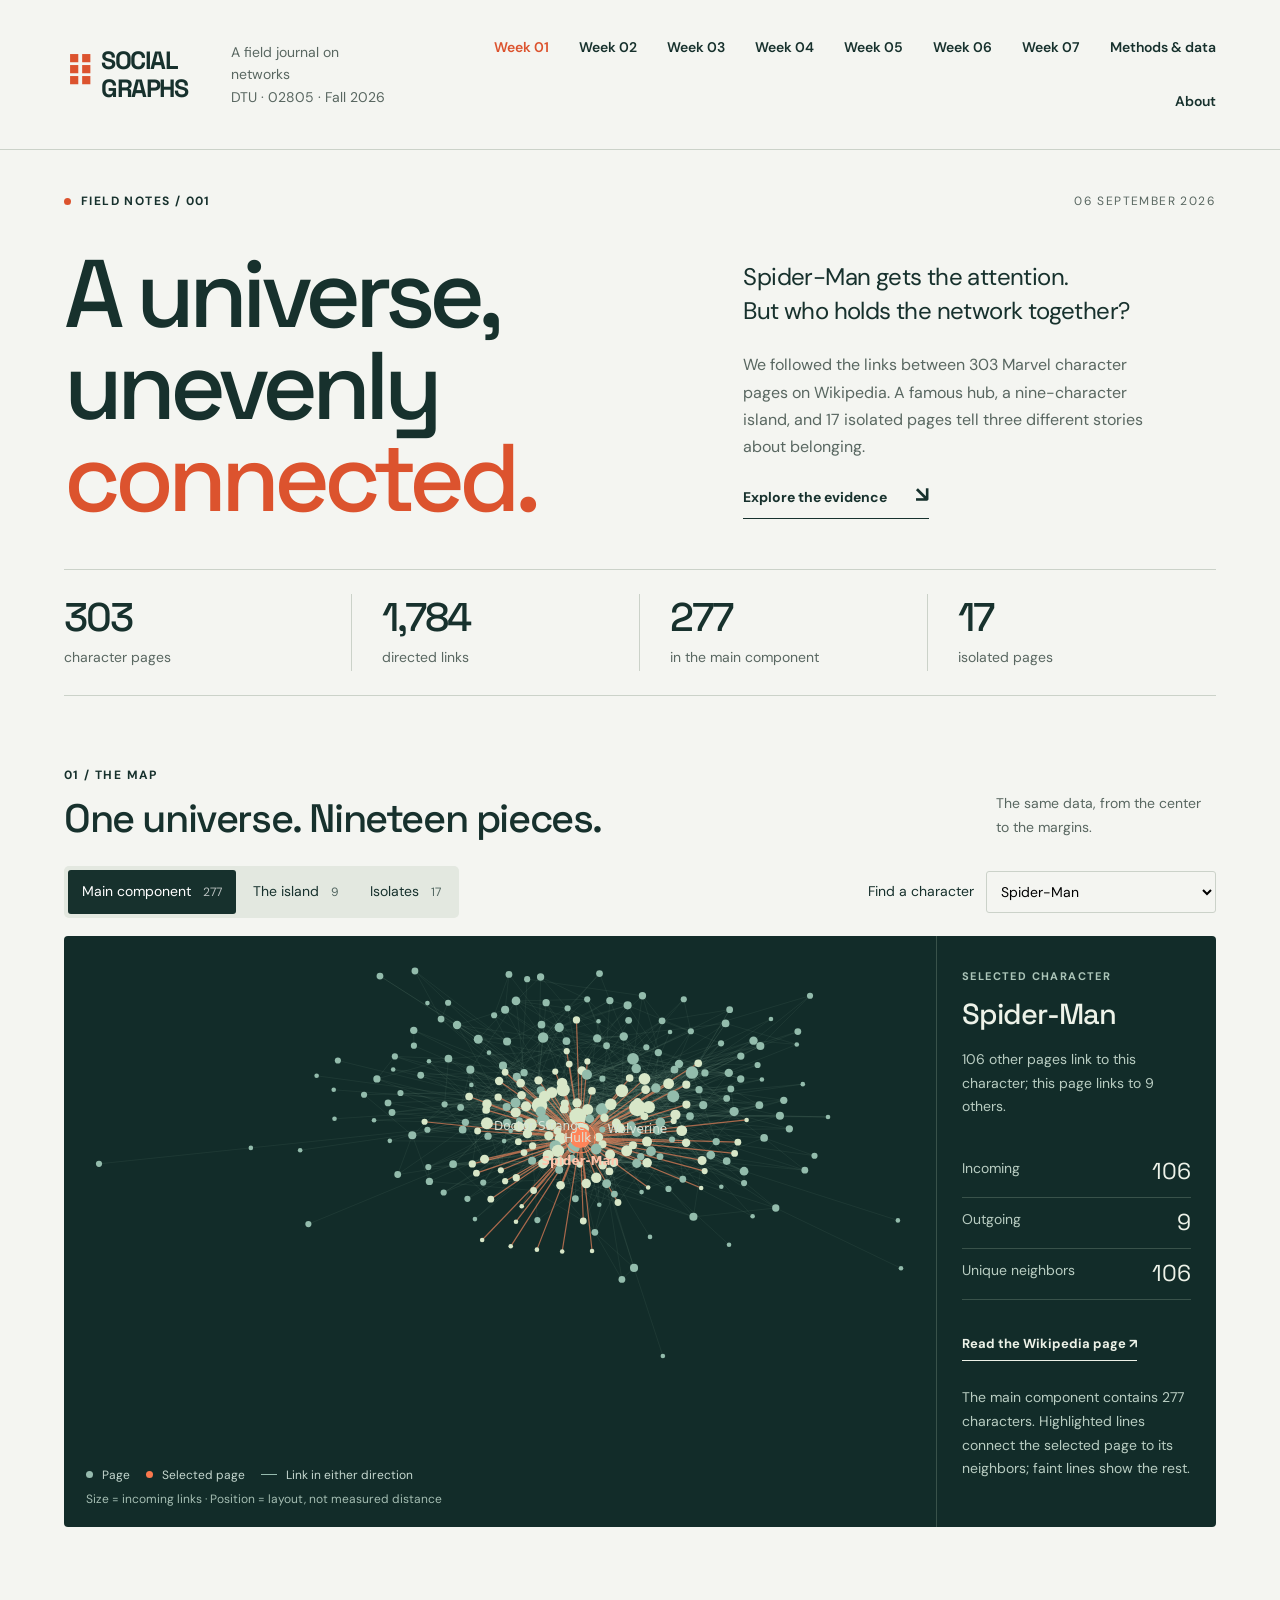
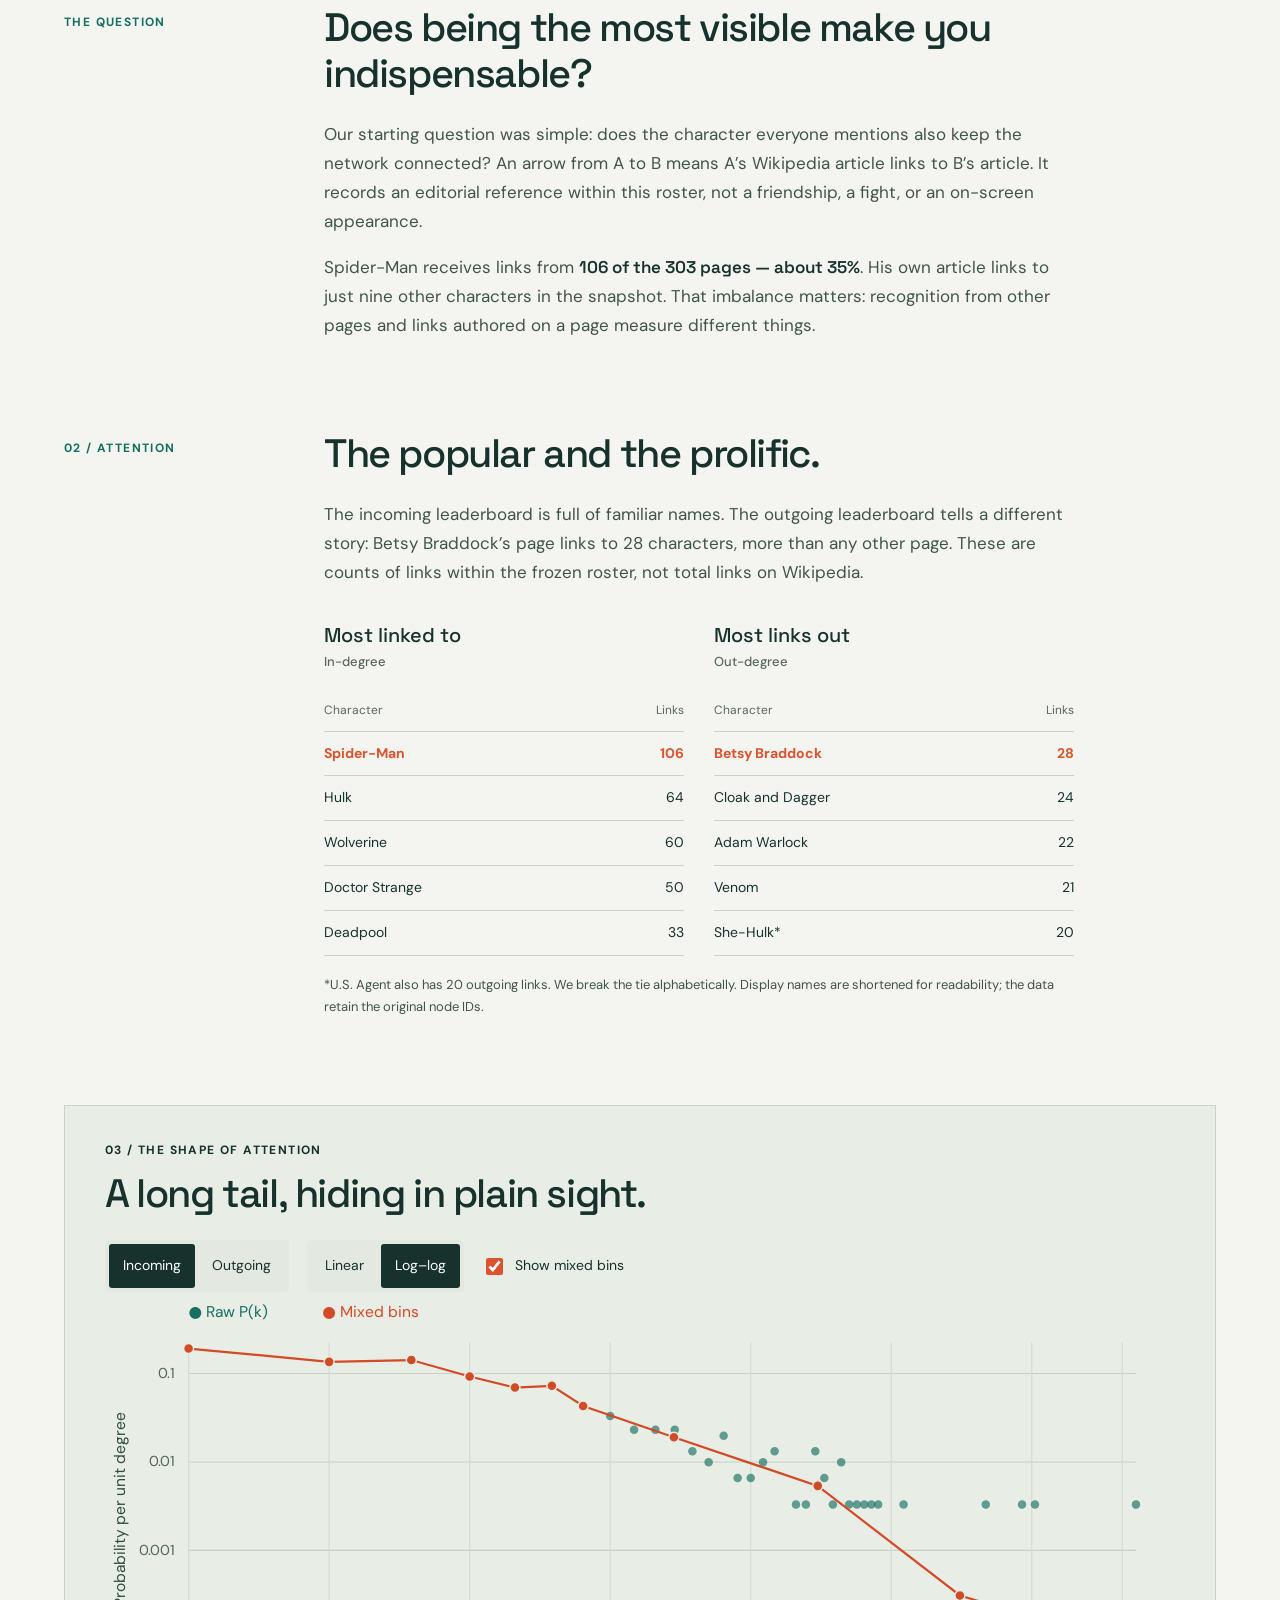
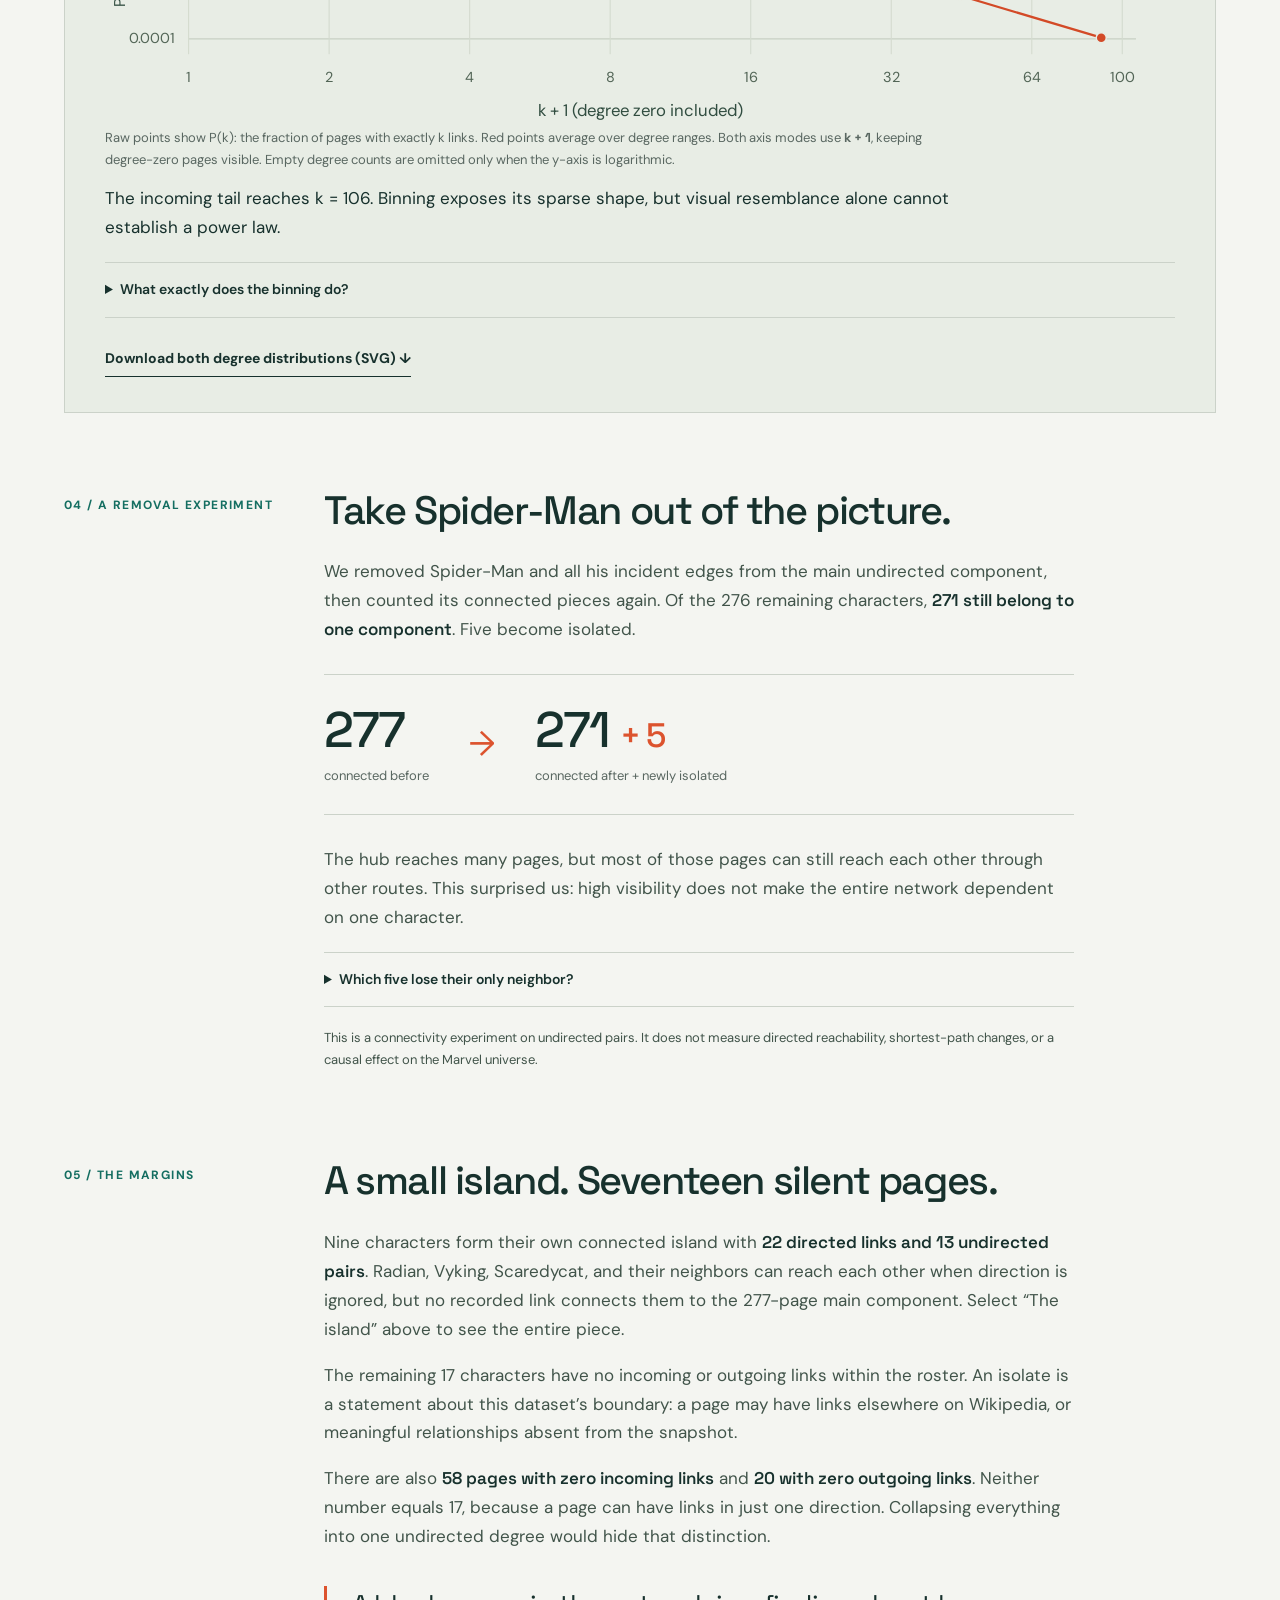
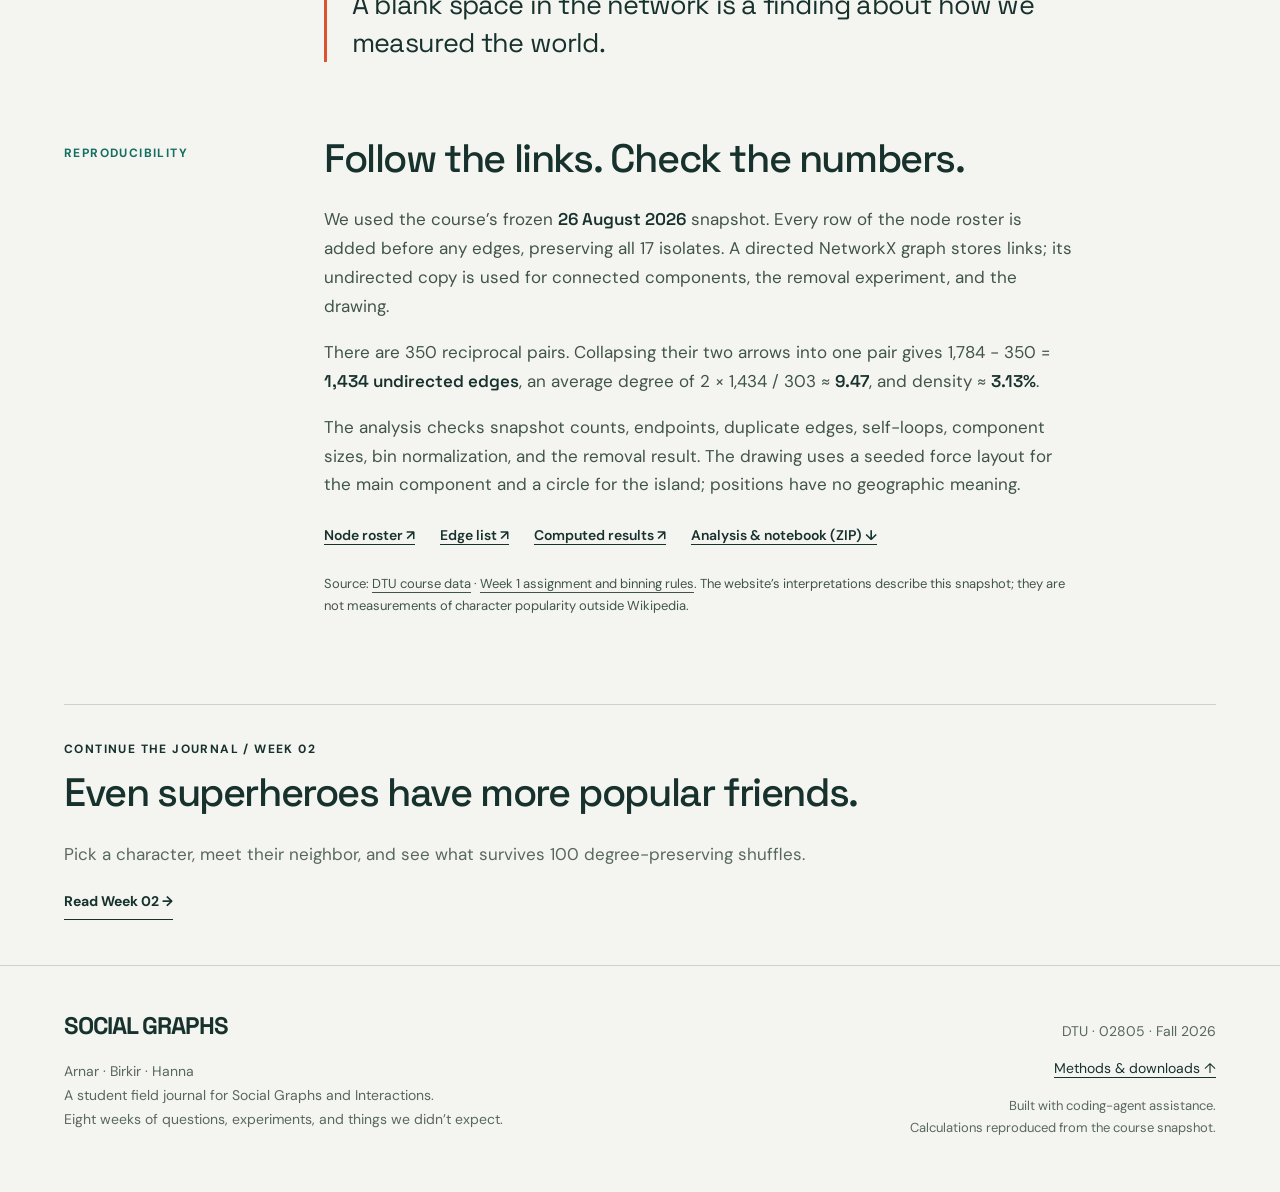
<file: site/index.html>
<!doctype html>
<html lang="en">
<head>
  <meta charset="utf-8">
  <meta name="viewport" content="width=device-width,initial-scale=1">
  <meta name="theme-color" content="#122c29">
  <meta name="description" content="A student field journal on networks. Week 1: what 303 Marvel Wikipedia pages reveal about visibility, hubs, and disconnected islands.">
  <title>Social Graphs — A universe, unevenly connected</title>
  <link rel="icon" href="assets/favicon.svg" type="image/svg+xml">
  <link rel="stylesheet" href="style.css">
  <script src="app.js" defer></script>
</head>
<body>
<a class="skip" href="#post">Skip to article</a>
<header class="masthead">
  <a class="wordmark" href="./" aria-label="Social Graphs home"><span class="brand-icon" aria-hidden="true">⠿</span> SOCIAL<br><span class="wordmark-bottom">GRAPHS</span></a>
  <div class="masthead-caption">A field journal on networks<br>DTU · 02805 · Fall 2026</div>
  <nav aria-label="Main navigation"><a href="#post" aria-current="page">Week 01</a><a href="weeks/week2.html">Week 02</a><a href="weeks/week3.html">Week 03</a><a href="weeks/week4.html">Week 04</a><a href="weeks/week5.html">Week 05</a><a href="weeks/week6.html">Week 06</a><a href="weeks/week7.html">Week 07</a><a href="#methods">Methods & data</a><a href="#about">About</a></nav>
</header>
<main id="post">
  <section class="intro">
    <div class="eyebrow"><span class="status-dot"></span> FIELD NOTES / 001 <span>06 SEPTEMBER 2026</span></div>
    <div class="intro-grid">
      <h1>A universe,<br>unevenly<br><em>connected.</em></h1>
      <div class="intro-copy"><p class="lede">Spider-Man gets the attention.<br>But who holds the network together?</p><p>We followed the links between 303 Marvel character pages on Wikipedia. A famous hub, a nine-character island, and 17 isolated pages tell three different stories about belonging.</p><a class="text-link" href="#network">Explore the evidence <span aria-hidden="true">↘</span></a></div>
    </div>
    <div class="metrics" aria-label="Snapshot statistics">
      <div><strong>303</strong><span>character pages</span></div><div><strong>1,784</strong><span>directed links</span></div><div><strong>277</strong><span>in the main component</span></div><div><strong>17</strong><span>isolated pages</span></div>
    </div>
  </section>

  <section id="network" class="network-section">
    <div class="section-top"><div><p class="eyebrow">01 / THE MAP</p><h2>One universe. Nineteen pieces.</h2></div><p>The same data, from the center to the margins.</p></div>
    <div class="map-toolbar">
      <div class="segmented" role="group" aria-label="Network component"><button data-view="main" aria-pressed="true">Main component <span>277</span></button><button data-view="island" aria-pressed="false">The island <span>9</span></button><button data-view="isolate" aria-pressed="false">Isolates <span>17</span></button></div>
      <div class="search-wrap"><label for="character">Find a character</label><select id="character"><option value="">Choose a character…</option></select></div>
    </div>
    <div class="map-layout">
      <div class="canvas-wrap"><canvas id="network-map" role="img" aria-label="Network drawing. Use the character selector to inspect node degrees and neighbors."></canvas><div class="map-legend"><span class="legend-dot"></span> Page <span class="legend-dot accent"></span> Selected page <span class="legend-line"></span> Link in either direction</div><p class="map-note">Size = incoming links · Position = layout, not measured distance</p></div>
      <aside class="node-panel" aria-live="polite"><p class="eyebrow" id="panel-kicker">SELECTED CHARACTER</p><h3 id="node-name">Spider-Man</h3><p id="node-summary">Loading the frozen snapshot…</p><dl class="node-stats"><div><dt>Incoming</dt><dd id="node-in">106</dd></div><div><dt>Outgoing</dt><dd id="node-out">9</dd></div><div><dt>Unique neighbors</dt><dd id="node-degree">106</dd></div></dl><a id="wiki-link" class="text-link" href="https://en.wikipedia.org/wiki/Spider-Man" target="_blank" rel="noopener">Read the Wikipedia page ↗</a><p id="component-note" class="small">Click a node or choose a character to inspect it. Links are collapsed to pairs in this drawing; the counts retain their direction.</p></aside>
    </div>
    <p id="load-error" role="alert" hidden></p>
    <noscript><p>Enable JavaScript for the interactive map. The article, tables, and downloadable figure below contain the key results.</p></noscript>
  </section>

  <article class="story">
    <section class="story-section"><div class="margin-label">THE QUESTION</div><div class="story-body"><h2>Does being the most visible make you indispensable?</h2><p>Our starting question was simple: does the character everyone mentions also keep the network connected? An arrow from A to B means A’s Wikipedia article links to B’s article. It records an editorial reference within this roster, not a friendship, a fight, or an on-screen appearance.</p><p>Spider-Man receives links from <strong>106 of the 303 pages — about 35%</strong>. His own article links to just nine other characters in the snapshot. That imbalance matters: recognition from other pages and links authored on a page measure different things.</p></div></section>

    <section class="story-section"><div class="margin-label">02 / ATTENTION</div><div class="story-body"><h2>The popular and the prolific.</h2><p>The incoming leaderboard is full of familiar names. The outgoing leaderboard tells a different story: Betsy Braddock’s page links to 28 characters, more than any other page. These are counts of links within the frozen roster, not total links on Wikipedia.</p>
    <div class="leaderboards"><div><h3>Most linked to <span>In-degree</span></h3><table><caption class="sr-only">Top five by in-degree</caption><thead><tr><th scope="col">Character</th><th scope="col">Links</th></tr></thead><tbody><tr><td>Spider-Man</td><td>106</td></tr><tr><td>Hulk</td><td>64</td></tr><tr><td>Wolverine</td><td>60</td></tr><tr><td>Doctor Strange</td><td>50</td></tr><tr><td>Deadpool</td><td>33</td></tr></tbody></table></div><div><h3>Most links out <span>Out-degree</span></h3><table><caption class="sr-only">Top five by out-degree, alphabetical tie-break</caption><thead><tr><th scope="col">Character</th><th scope="col">Links</th></tr></thead><tbody><tr><td>Betsy Braddock</td><td>28</td></tr><tr><td>Cloak and Dagger</td><td>24</td></tr><tr><td>Adam Warlock</td><td>22</td></tr><tr><td>Venom</td><td>21</td></tr><tr><td>She-Hulk*</td><td>20</td></tr></tbody></table></div></div><p class="small">*U.S. Agent also has 20 outgoing links. We break the tie alphabetically. Display names are shortened for readability; the data retain the original node IDs.</p>
    </div></section>

    <section class="distribution-section" id="distributions"><div class="section-top"><div><p class="eyebrow">03 / THE SHAPE OF ATTENTION</p><h2>A long tail, hiding in plain sight.</h2></div></div><div class="chart-controls"><div class="segmented" role="group" aria-label="Degree direction"><button data-degree="in" aria-pressed="true">Incoming</button><button data-degree="out" aria-pressed="false">Outgoing</button></div><div class="segmented" role="group" aria-label="Chart axes"><button data-scale="linear" aria-pressed="false">Linear</button><button data-scale="log" aria-pressed="true">Log–log</button></div><label class="checkbox"><input id="binning" type="checkbox" checked> Show mixed bins</label></div><div id="degree-chart" class="degree-chart"></div><p class="figure-caption">Raw points show P(k): the fraction of pages with exactly k links. Red points average over degree ranges. Both axis modes use <strong>k + 1</strong>, keeping degree-zero pages visible. Empty degree counts are omitted only when the y-axis is logarithmic.</p><p class="chart-reading" id="chart-reading" aria-live="polite"></p><details><summary>What exactly does the binning do?</summary><p>In u = k + 1, bins have width 1 from u = 1 to 7, followed by [8,16), [16,32), [32,64), and [64,128). The count is divided by 303 and by the bin width. The point for [a,b) sits at √(a × (b − 1)), the geometric midpoint of its first and last included integers. Width-1 points coincide exactly with the raw probabilities; assertions check this in the analysis.</p><p>A straighter binned tail is a useful visual clue, not a fitted power law. There are only 303 observations, and other heavy-tailed distributions can look similar. We do not estimate an exponent from this plot.</p></details>
    <a class="text-link" href="assets/week1-degrees.svg" download>Download both degree distributions (SVG) ↓</a>
    <noscript><img src="assets/week1-degrees.svg" alt="In-degree and out-degree distributions on log–log axes, with raw and mixed-binned values." width="1200" height="480"></noscript></section>

    <section class="story-section"><div class="margin-label">04 / A REMOVAL EXPERIMENT</div><div class="story-body"><h2>Take Spider-Man out of the picture.</h2><p>We removed Spider-Man and all his incident edges from the main undirected component, then counted its connected pieces again. Of the 276 remaining characters, <strong>271 still belong to one component</strong>. Five become isolated.</p><div class="experiment"><div><strong>277</strong><span>connected before</span></div><span class="experiment-arrow" aria-hidden="true">→</span><div><strong>271 <small>+ 5</small></strong><span>connected after + newly isolated</span></div></div><p>The hub reaches many pages, but most of those pages can still reach each other through other routes. This surprised us: high visibility does not make the entire network dependent on one character.</p><details><summary>Which five lose their only neighbor?</summary><ul id="stranded-list"><li>Loading from the analysis…</li></ul></details><p class="small">This is a connectivity experiment on undirected pairs. It does not measure directed reachability, shortest-path changes, or a causal effect on the Marvel universe.</p></div></section>

    <section class="story-section"><div class="margin-label">05 / THE MARGINS</div><div class="story-body"><h2>A small island. Seventeen silent pages.</h2><p>Nine characters form their own connected island with <strong>22 directed links and 13 undirected pairs</strong>. Radian, Vyking, Scaredycat, and their neighbors can reach each other when direction is ignored, but no recorded link connects them to the 277-page main component. Select “The island” above to see the entire piece.</p><p>The remaining 17 characters have no incoming or outgoing links within the roster. An isolate is a statement about this dataset’s boundary: a page may have links elsewhere on Wikipedia, or meaningful relationships absent from the snapshot.</p><p>There are also <strong>58 pages with zero incoming links</strong> and <strong>20 with zero outgoing links</strong>. Neither number equals 17, because a page can have links in just one direction. Collapsing everything into one undirected degree would hide that distinction.</p><blockquote>A blank space in the network is a finding about how we measured the world.</blockquote></div></section>

    <section class="story-section" id="methods"><div class="margin-label">REPRODUCIBILITY</div><div class="story-body"><h2>Follow the links. Check the numbers.</h2><p>We used the course’s frozen <strong>26 August 2026</strong> snapshot. Every row of the node roster is added before any edges, preserving all 17 isolates. A directed NetworkX graph stores links; its undirected copy is used for connected components, the removal experiment, and the drawing.</p><p>There are 350 reciprocal pairs. Collapsing their two arrows into one pair gives 1,784 − 350 = <strong>1,434 undirected edges</strong>, an average degree of 2 × 1,434 / 303 ≈ <strong>9.47</strong>, and density ≈ <strong>3.13%</strong>.</p><p>The analysis checks snapshot counts, endpoints, duplicate edges, self-loops, component sizes, bin normalization, and the removal result. The drawing uses a seeded force layout for the main component and a circle for the island; positions have no geographic meaning.</p><div class="resource-links"><a href="data/week1_nodes.tsv" download>Node roster ↗</a><a href="data/week1_edges.tsv" download>Edge list ↗</a><a href="data/week1.json" download>Computed results ↗</a><a href="downloads/week1-analysis.zip" download>Analysis & notebook (ZIP) ↓</a></div><p class="small">Source: <a href="https://sunelehmann.com/socialgraphs2026-web/data/">DTU course data</a> · <a href="https://sunelehmann.com/socialgraphs2026-web/weeks/week1.html">Week 1 assignment and binning rules</a>. The website’s interpretations describe this snapshot; they are not measurements of character popularity outside Wikipedia.</p></div></section>
  </article>
  <section class="next-post"><p class="eyebrow">CONTINUE THE JOURNAL / WEEK 02</p><h2>Even superheroes have more popular friends.</h2><p>Pick a character, meet their neighbor, and see what survives 100 degree-preserving shuffles.</p><a class="text-link" href="weeks/week2.html">Read Week 02 →</a></section>
</main>
<footer id="about"><div><a class="footer-brand" href="./">SOCIAL GRAPHS</a><p>Arnar · Birkir · Hanna<br>A student field journal for Social Graphs and Interactions.<br>Eight weeks of questions, experiments, and things we didn’t expect.</p></div><div><p>DTU · 02805 · Fall 2026</p><a href="#methods">Methods & downloads ↑</a><p class="small">Built with coding-agent assistance.<br>Calculations reproduced from the course snapshot.</p></div></footer>
</body>
</html>
</file>
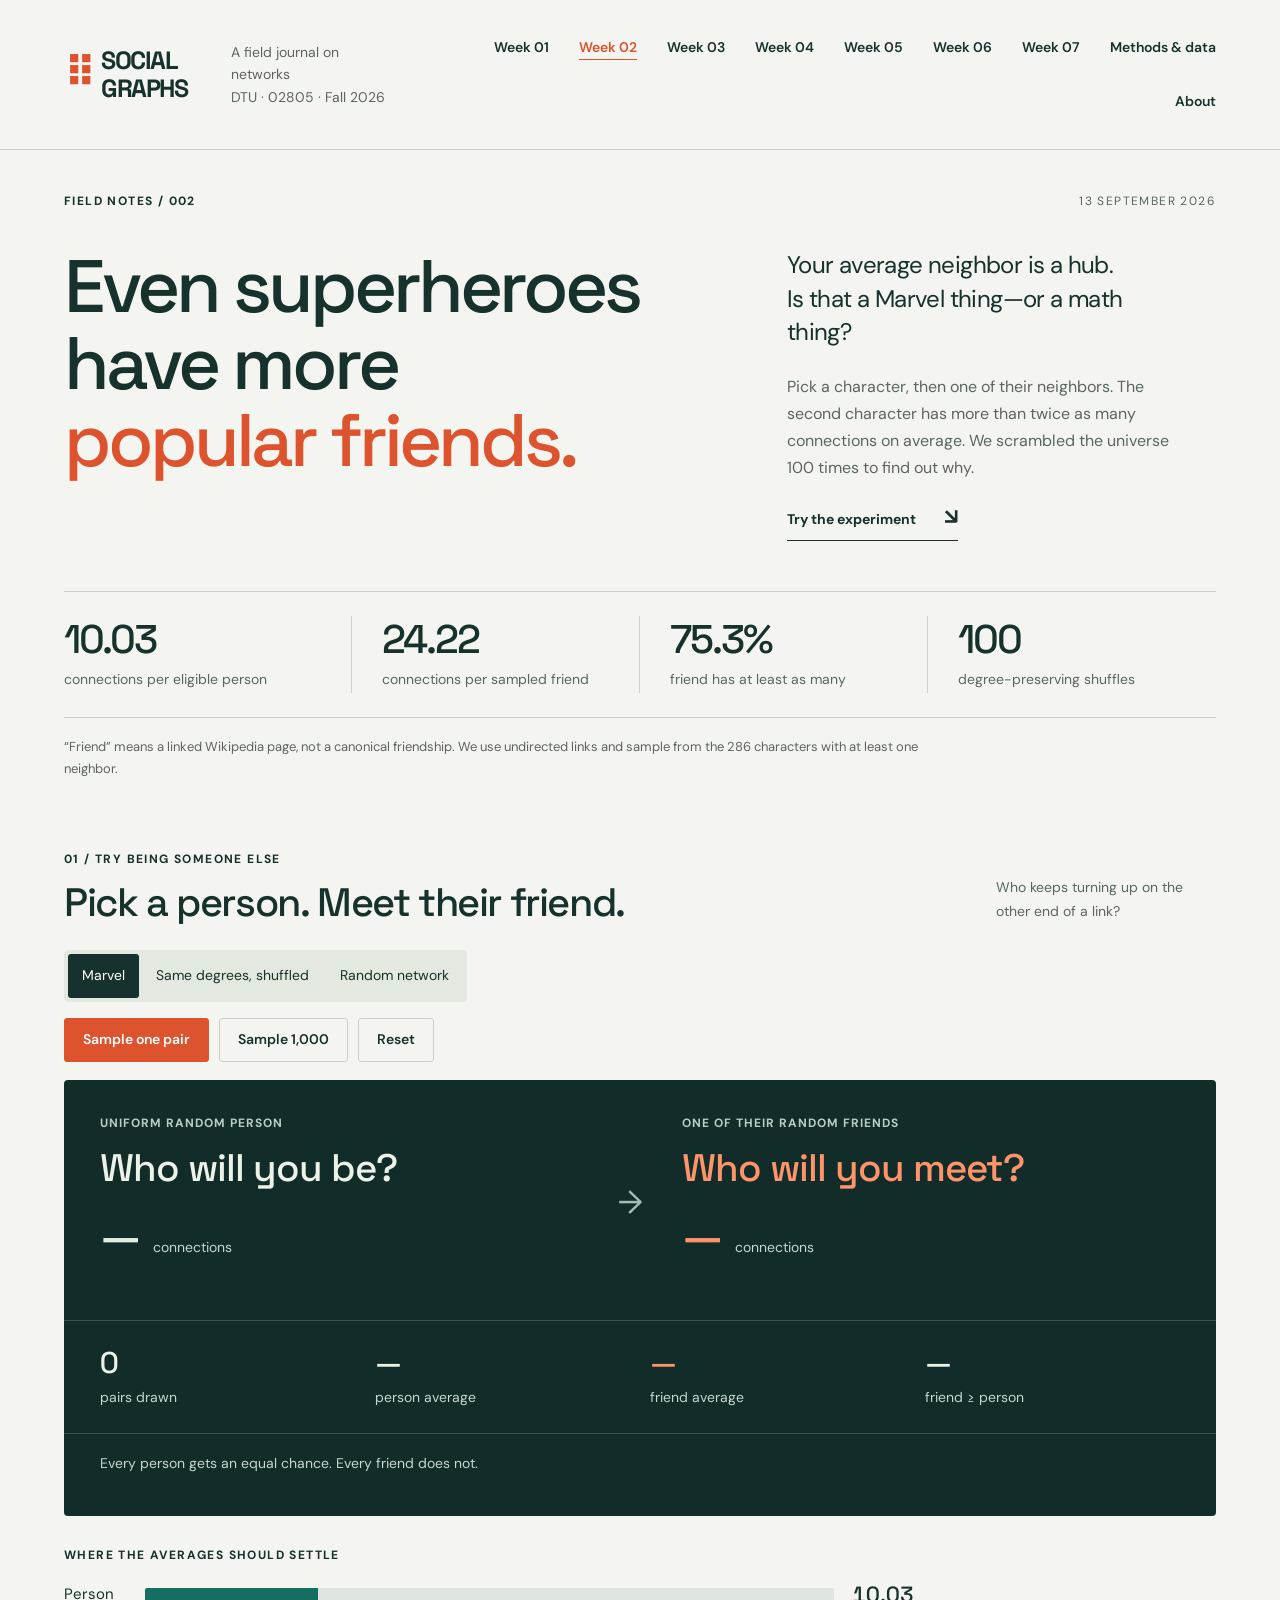
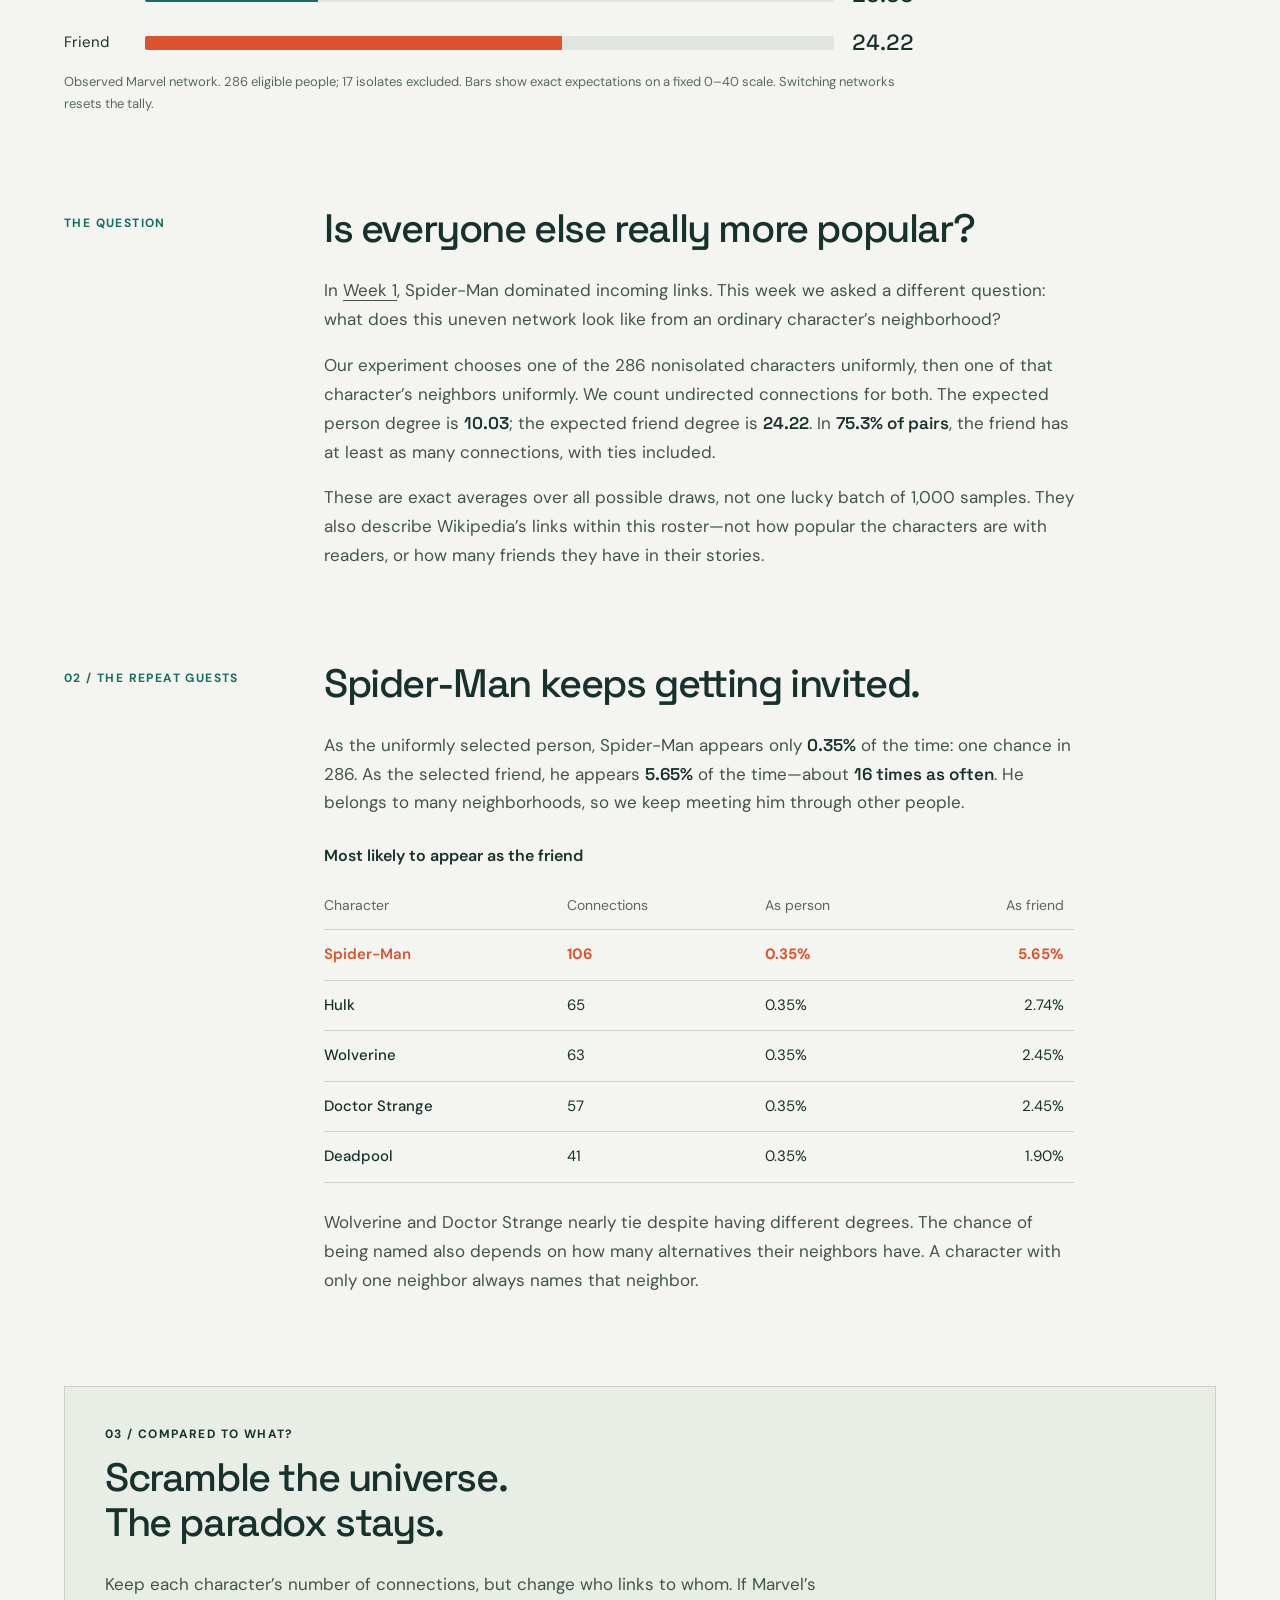
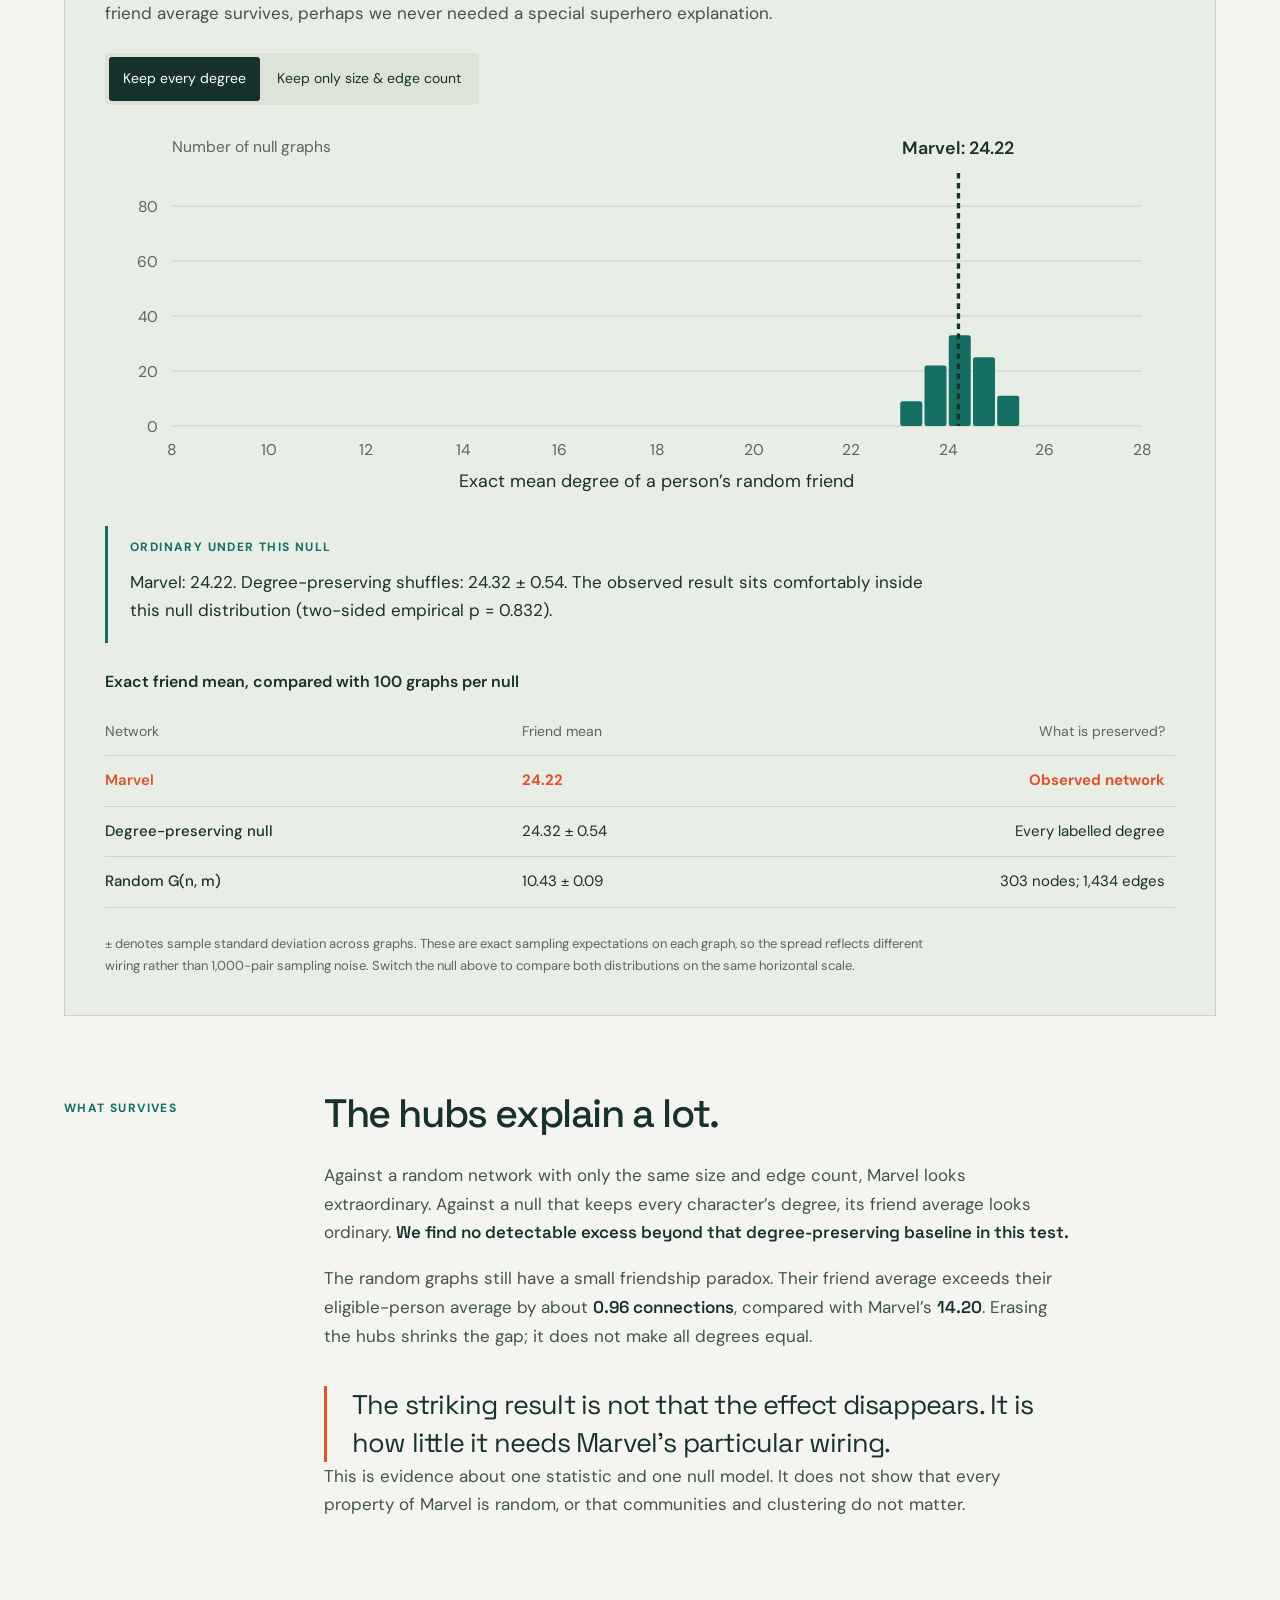
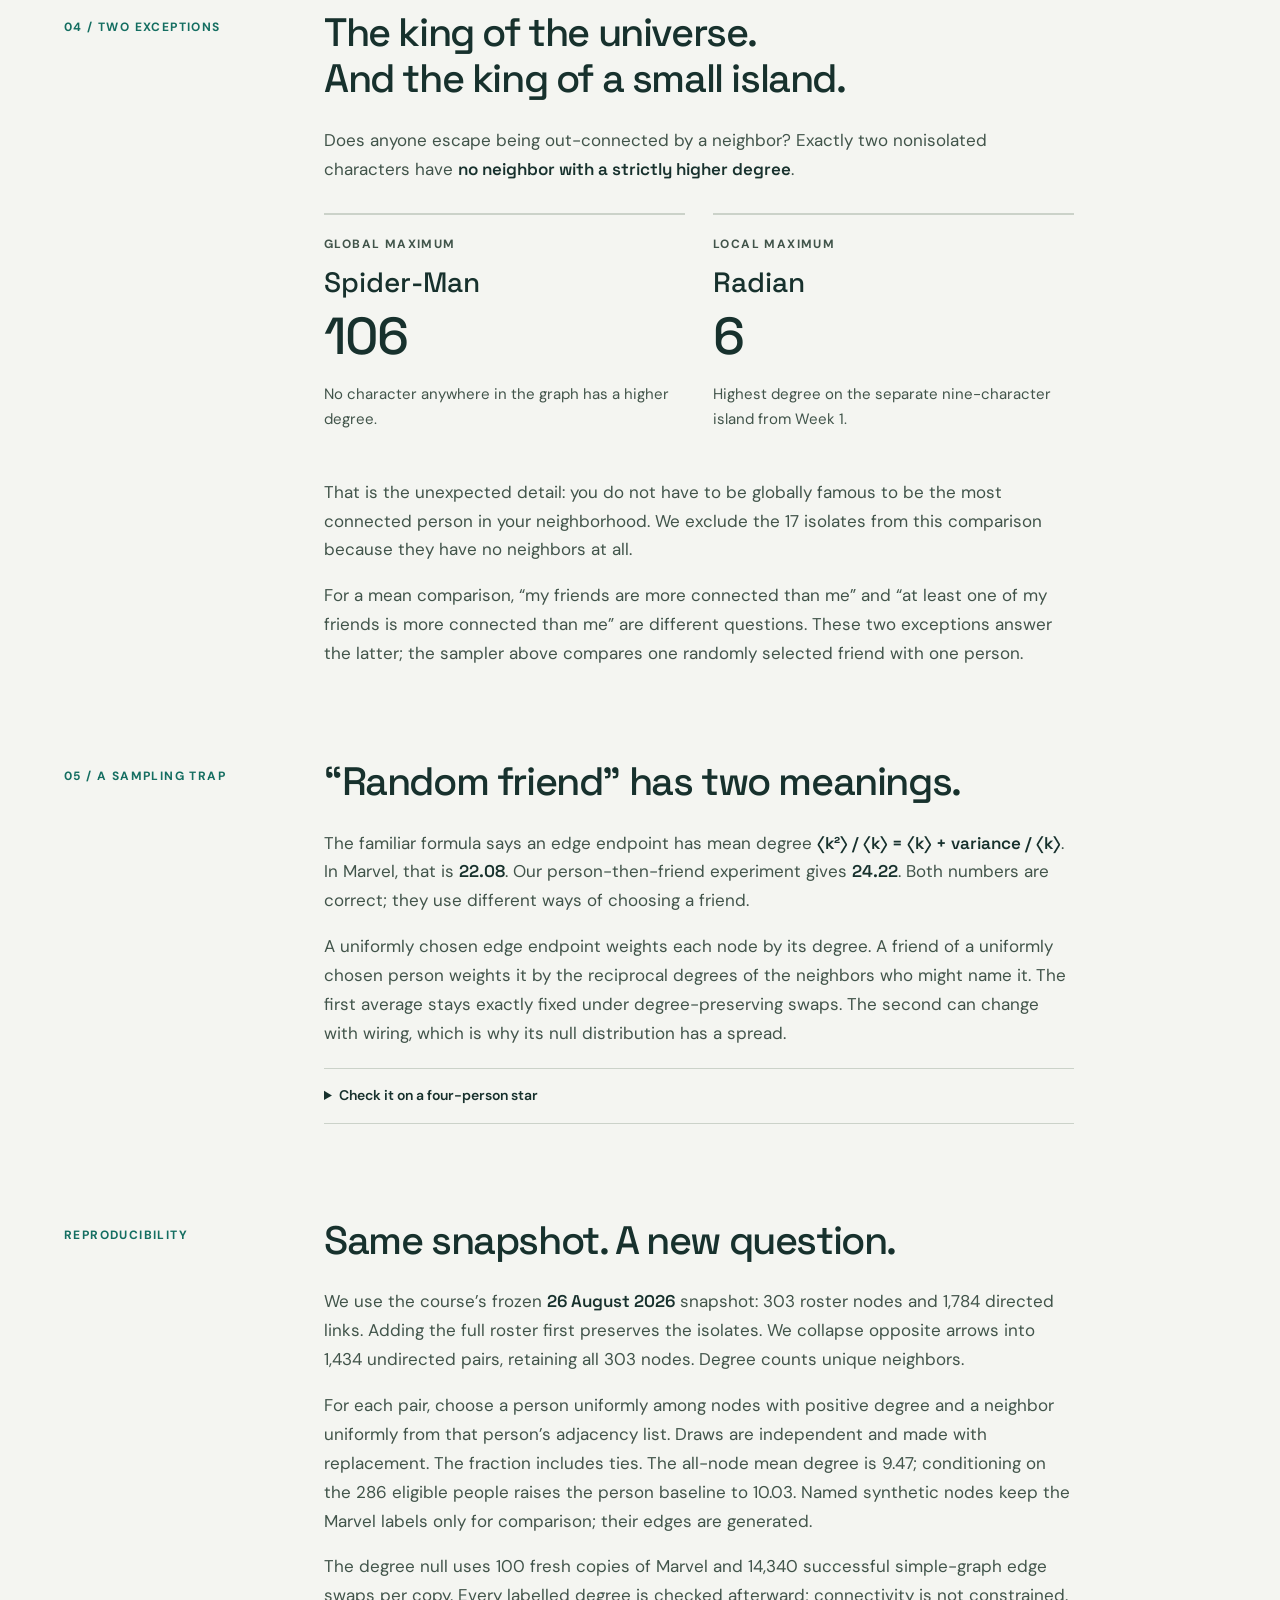
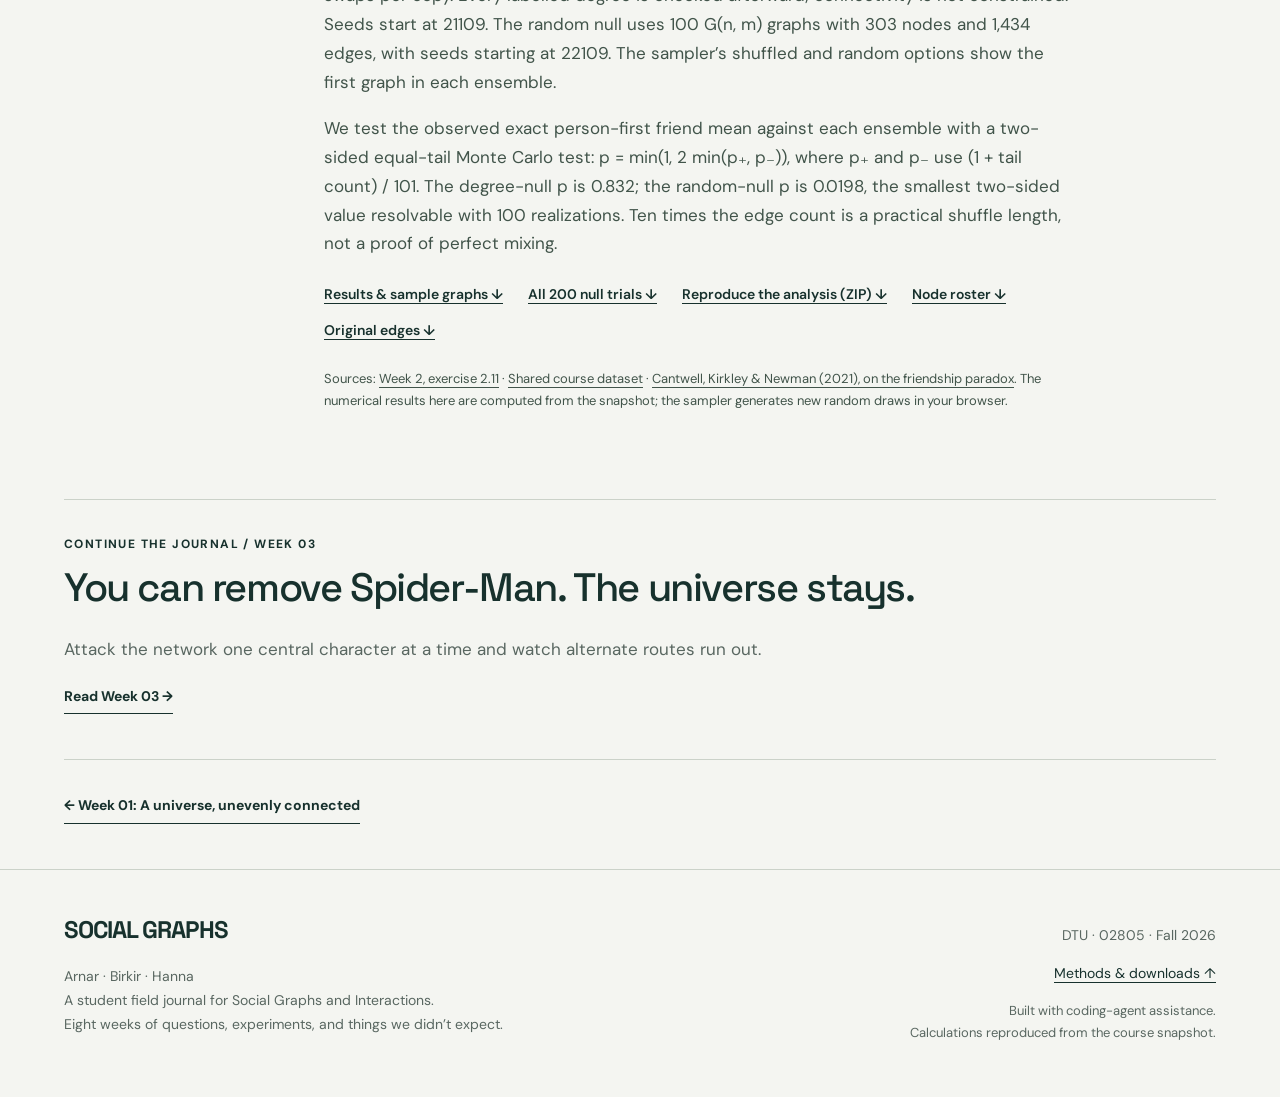
<file: site/weeks/week2.html>
<!doctype html>
<html lang="en">
<head>
  <meta charset="utf-8">
  <meta name="viewport" content="width=device-width,initial-scale=1">
  <meta name="theme-color" content="#122c29">
  <meta name="description" content="Even superheroes have more popular friends. A Marvel network experiment on the friendship paradox, the hubs behind it, and what survives 100 degree-preserving shuffles.">
  <title>Even superheroes have more popular friends — Social Graphs, Week 2</title>
  <link rel="icon" href="../assets/favicon.svg" type="image/svg+xml">
  <link rel="stylesheet" href="../style.css">
  <link rel="stylesheet" href="../week2.css">
  <script src="../week2-core.js" defer></script>
  <script src="../week2.js" defer></script>
</head>
<body class="week2">
<a class="skip" href="#post">Skip to article</a>
<header class="masthead">
  <a class="wordmark" href="../" aria-label="Social Graphs home"><span class="brand-icon" aria-hidden="true">⠿</span> SOCIAL<br><span class="wordmark-bottom">GRAPHS</span></a>
  <div class="masthead-caption">A field journal on networks<br>DTU · 02805 · Fall 2026</div>
  <nav aria-label="Main navigation"><a href="../#post">Week 01</a><a href="week2.html" aria-current="page">Week 02</a><a href="week3.html">Week 03</a><a href="week4.html">Week 04</a><a href="week5.html">Week 05</a><a href="week6.html">Week 06</a><a href="week7.html">Week 07</a><a href="#methods">Methods & data</a><a href="#about">About</a></nav>
</header>
<main id="post">
  <section class="intro">
    <div class="eyebrow">FIELD NOTES / 002 <span>13 SEPTEMBER 2026</span></div>
    <div class="intro-grid">
      <h1>Even superheroes<br>have more<br><em>popular friends.</em></h1>
      <div class="intro-copy"><p class="lede">Your average neighbor is a hub.<br>Is that a Marvel thing—or a math thing?</p><p>Pick a character, then one of their neighbors. The second character has more than twice as many connections on average. We scrambled the universe 100 times to find out why.</p><a class="text-link" href="#experiment">Try the experiment <span aria-hidden="true">↘</span></a></div>
    </div>
    <div class="metrics" aria-label="Exact expectations on the observed network">
      <div><strong>10.03</strong><span>connections per eligible person</span></div><div><strong>24.22</strong><span>connections per sampled friend</span></div><div><strong>75.3%</strong><span>friend has at least as many</span></div><div><strong>100</strong><span>degree-preserving shuffles</span></div>
    </div>
    <p class="small">“Friend” means a linked Wikipedia page, not a canonical friendship. We use undirected links and sample from the 286 characters with at least one neighbor.</p>
  </section>

  <section id="experiment" class="network-section">
    <div class="section-top"><div><p class="eyebrow">01 / TRY BEING SOMEONE ELSE</p><h2>Pick a person. Meet their friend.</h2></div><p>Who keeps turning up on the other end of a link?</p></div>
    <div class="map-toolbar">
      <div class="segmented" role="group" aria-label="Network to sample"><button data-model="real" aria-pressed="true" disabled>Marvel</button><button data-model="shuffle" aria-pressed="false" disabled>Same degrees, shuffled</button><button data-model="random" aria-pressed="false" disabled>Random network</button></div>
      <div class="sample-actions"><button id="sample-one" class="primary-button" disabled>Sample one pair</button><button id="sample-many" class="plain-button" disabled>Sample 1,000</button><button id="reset-samples" class="plain-button" disabled>Reset</button></div>
    </div>
    <div class="sampling-stage">
      <div class="pair-display" aria-live="polite" aria-atomic="true">
        <div class="pair-person"><p class="eyebrow">UNIFORM RANDOM PERSON</p><h3 id="person-name">Who will you be?</h3><p><strong id="person-degree">—</strong><span>connections</span></p></div>
        <span class="pair-link" aria-hidden="true">→</span>
        <div class="pair-friend"><p class="eyebrow">ONE OF THEIR RANDOM FRIENDS</p><h3 id="friend-name">Who will you meet?</h3><p><strong id="friend-degree">—</strong><span>connections</span></p></div>
      </div>
      <div class="sample-tally" aria-live="polite" aria-atomic="true"><div><strong id="sample-count">0</strong><span>pairs drawn</span></div><div><strong id="sample-person">—</strong><span>person average</span></div><div><strong id="sample-friend">—</strong><span>friend average</span></div><div><strong id="sample-fraction">—</strong><span>friend ≥ person</span></div></div>
      <p id="sample-verdict" class="sample-verdict">Every person gets an equal chance. Every friend does not.</p>
    </div>
    <div class="expected-comparison"><p class="eyebrow">WHERE THE AVERAGES SHOULD SETTLE</p><div class="mean-row"><span>Person</span><div class="mean-track"><div id="person-bar" style="width:25.07%"></div></div><strong id="expected-person">10.03</strong></div><div class="mean-row friend-row"><span>Friend</span><div class="mean-track"><div id="friend-bar" style="width:60.56%"></div></div><strong id="expected-friend">24.22</strong></div><p class="figure-caption" id="model-note">Exact expectations for Marvel. Seventeen isolated pages cannot supply a friend, so they are excluded from person draws. Samples fluctuate around these values.</p></div>
    <p id="week2-error" role="alert" hidden></p>
    <noscript><p>The sampler needs JavaScript. All exact results, the null comparison, and downloadable data remain available in the article below.</p></noscript>
  </section>

  <article class="story">
    <section class="story-section"><div class="margin-label">THE QUESTION</div><div class="story-body"><h2>Is everyone else really more popular?</h2><p>In <a href="../">Week 1</a>, Spider-Man dominated incoming links. This week we asked a different question: what does this uneven network look like from an ordinary character’s neighborhood?</p><p>Our experiment chooses one of the 286 nonisolated characters uniformly, then one of that character’s neighbors uniformly. We count undirected connections for both. The expected person degree is <strong>10.03</strong>; the expected friend degree is <strong>24.22</strong>. In <strong>75.3% of pairs</strong>, the friend has at least as many connections, with ties included.</p><p>These are exact averages over all possible draws, not one lucky batch of 1,000 samples. They also describe Wikipedia’s links within this roster—not how popular the characters are with readers, or how many friends they have in their stories.</p></div></section>

    <section class="story-section"><div class="margin-label">02 / THE REPEAT GUESTS</div><div class="story-body"><h2>Spider-Man keeps getting invited.</h2><p>As the uniformly selected person, Spider-Man appears only <strong>0.35%</strong> of the time: one chance in 286. As the selected friend, he appears <strong>5.65%</strong> of the time—about <strong>16 times as often</strong>. He belongs to many neighborhoods, so we keep meeting him through other people.</p>
      <div class="table-wrap"><table><caption>Most likely to appear as the friend</caption><thead><tr><th scope="col">Character</th><th scope="col">Connections</th><th scope="col">As person</th><th scope="col">As friend</th></tr></thead><tbody><tr><th scope="row">Spider-Man</th><td>106</td><td>0.35%</td><td>5.65%</td></tr><tr><th scope="row">Hulk</th><td>65</td><td>0.35%</td><td>2.74%</td></tr><tr><th scope="row">Wolverine</th><td>63</td><td>0.35%</td><td>2.45%</td></tr><tr><th scope="row">Doctor Strange</th><td>57</td><td>0.35%</td><td>2.45%</td></tr><tr><th scope="row">Deadpool</th><td>41</td><td>0.35%</td><td>1.90%</td></tr></tbody></table></div>
      <p>Wolverine and Doctor Strange nearly tie despite having different degrees. The chance of being named also depends on how many alternatives their neighbors have. A character with only one neighbor always names that neighbor.</p>
    </div></section>

    <section class="null-section" id="null-test"><div class="section-top"><div><p class="eyebrow">03 / COMPARED TO WHAT?</p><h2>Scramble the universe.<br>The paradox stays.</h2></div></div><p class="null-intro">Keep each character’s number of connections, but change who links to whom. If Marvel’s friend average survives, perhaps we never needed a special superhero explanation.</p>
      <div class="null-controls segmented" role="group" aria-label="Null distribution"><button data-null="shuffle" aria-pressed="true" disabled>Keep every degree</button><button data-null="random" aria-pressed="false" disabled>Keep only size & edge count</button></div>
      <div id="null-chart" class="null-chart" role="img" aria-label="The exact Marvel friend mean is 24.22. One hundred degree-preserving shuffles have mean 24.32 and standard deviation 0.54; random graphs have mean 10.43 and standard deviation 0.09."></div>
      <div class="null-result" aria-live="polite"><p class="eyebrow" id="null-kicker">ORDINARY UNDER THIS NULL</p><p id="null-reading">Marvel: <strong>24.22</strong>. Degree-preserving shuffles: <strong>24.32 ± 0.54</strong>. The observed result sits comfortably inside the null distribution (two-sided empirical p = <strong>0.832</strong>).</p></div>
      <div class="table-wrap"><table><caption>Exact friend mean, compared with 100 graphs per null</caption><thead><tr><th scope="col">Network</th><th scope="col">Friend mean</th><th scope="col">What is preserved?</th></tr></thead><tbody><tr><th scope="row">Marvel</th><td>24.22</td><td>Observed network</td></tr><tr><th scope="row">Degree-preserving null</th><td>24.32 ± 0.54</td><td>Every labelled degree</td></tr><tr><th scope="row">Random G(n, m)</th><td>10.43 ± 0.09</td><td>303 nodes; 1,434 edges</td></tr></tbody></table></div><p class="figure-caption">± denotes sample standard deviation across graphs. These are exact sampling expectations on each graph, so the spread reflects different wiring rather than 1,000-pair sampling noise. Switch the null above to compare both distributions on the same horizontal scale.</p>
    </section>

    <section class="story-section"><div class="margin-label">WHAT SURVIVES</div><div class="story-body"><h2>The hubs explain a lot.</h2><p>Against a random network with only the same size and edge count, Marvel looks extraordinary. Against a null that keeps every character’s degree, its friend average looks ordinary. <strong>We find no detectable excess beyond that degree-preserving baseline in this test.</strong></p><p>The random graphs still have a small friendship paradox. Their friend average exceeds their eligible-person average by about <strong>0.96 connections</strong>, compared with Marvel’s <strong>14.20</strong>. Erasing the hubs shrinks the gap; it does not make all degrees equal.</p><blockquote>The striking result is not that the effect disappears. It is how little it needs Marvel’s particular wiring.</blockquote><p>This is evidence about one statistic and one null model. It does not show that every property of Marvel is random, or that communities and clustering do not matter.</p></div></section>

    <section class="story-section"><div class="margin-label">04 / TWO EXCEPTIONS</div><div class="story-body"><h2>The king of the universe.<br>And the king of a small island.</h2><p>Does anyone escape being out-connected by a neighbor? Exactly two nonisolated characters have <strong>no neighbor with a strictly higher degree</strong>.</p><div class="exceptions"><div><p class="eyebrow">GLOBAL MAXIMUM</p><h3>Spider-Man</h3><strong>106</strong><p>No character anywhere in the graph has a higher degree.</p></div><div><p class="eyebrow">LOCAL MAXIMUM</p><h3>Radian</h3><strong>6</strong><p>Highest degree on the separate nine-character island from Week 1.</p></div></div><p>That is the unexpected detail: you do not have to be globally famous to be the most connected person in your neighborhood. We exclude the 17 isolates from this comparison because they have no neighbors at all.</p><p>For a mean comparison, “my friends are more connected than me” and “at least one of my friends is more connected than me” are different questions. These two exceptions answer the latter; the sampler above compares one randomly selected friend with one person.</p></div></section>

    <section class="story-section"><div class="margin-label">05 / A SAMPLING TRAP</div><div class="story-body"><h2>“Random friend” has two meanings.</h2><p>The familiar formula says an edge endpoint has mean degree <strong>⟨k²⟩ / ⟨k⟩ = ⟨k⟩ + variance / ⟨k⟩</strong>. In Marvel, that is <strong>22.08</strong>. Our person-then-friend experiment gives <strong>24.22</strong>. Both numbers are correct; they use different ways of choosing a friend.</p><p>A uniformly chosen edge endpoint weights each node by its degree. A friend of a uniformly chosen person weights it by the reciprocal degrees of the neighbors who might name it. The first average stays exactly fixed under degree-preserving swaps. The second can change with wiring, which is why its null distribution has a spread.</p><details><summary>Check it on a four-person star</summary><p>One person knows the other three; the three leaves each know only the center. The ordinary person mean is (3 + 1 + 1 + 1) / 4 = <strong>1.5</strong>. A random edge endpoint has mean degree <strong>2</strong>. A random person’s friend has mean (1 + 3 + 3 + 3) / 4 = <strong>2.5</strong>.</p><p>For an eligible person i with degree kᵢ, the friend mean is the average of (1 / kᵢ) ∑ⱼ∼ᵢ kⱼ over eligible people. This is not generally the same as the edge-endpoint formula. The sampler uses the former throughout.</p></details></div></section>

    <section class="story-section" id="methods"><div class="margin-label">REPRODUCIBILITY</div><div class="story-body"><h2>Same snapshot. A new question.</h2><p>We use the course’s frozen <strong>26 August 2026</strong> snapshot: 303 roster nodes and 1,784 directed links. Adding the full roster first preserves the isolates. We collapse opposite arrows into 1,434 undirected pairs, retaining all 303 nodes. Degree counts unique neighbors.</p><p>For each pair, choose a person uniformly among nodes with positive degree and a neighbor uniformly from that person’s adjacency list. Draws are independent and made with replacement. The fraction includes ties. The all-node mean degree is 9.47; conditioning on the 286 eligible people raises the person baseline to 10.03. Named synthetic nodes keep the Marvel labels only for comparison; their edges are generated.</p><p>The degree null uses 100 fresh copies of Marvel and 14,340 successful simple-graph edge swaps per copy. Every labelled degree is checked afterward; connectivity is not constrained. Seeds start at 21109. The random null uses 100 G(n, m) graphs with 303 nodes and 1,434 edges, with seeds starting at 22109. The sampler’s shuffled and random options show the first graph in each ensemble.</p><p>We test the observed exact person-first friend mean against each ensemble with a two-sided equal-tail Monte Carlo test: p = min(1, 2 min(p₊, p₋)), where p₊ and p₋ use (1 + tail count) / 101. The degree-null p is 0.832; the random-null p is 0.0198, the smallest two-sided value resolvable with 100 realizations. Ten times the edge count is a practical shuffle length, not a proof of perfect mixing.</p><div class="resource-links"><a href="../data/week2.json" download>Results & sample graphs ↓</a><a href="../data/week2-null-trials.csv" download>All 200 null trials ↓</a><a href="../downloads/week2-analysis.zip" download>Reproduce the analysis (ZIP) ↓</a><a href="../data/week1_nodes.tsv" download>Node roster ↓</a><a href="../data/week1_edges.tsv" download>Original edges ↓</a></div><p class="small">Sources: <a href="https://sunelehmann.com/socialgraphs2026-web/weeks/week2.html#go-nuts">Week 2, exercise 2.11</a> · <a href="https://sunelehmann.com/socialgraphs2026-web/data/">Shared course dataset</a> · <a href="https://academic.oup.com/comnet/article/9/2/cnab011/6287259">Cantwell, Kirkley & Newman (2021), on the friendship paradox</a>. The numerical results here are computed from the snapshot; the sampler generates new random draws in your browser.</p></div></section>
  </article>
  <section class="next-post"><p class="eyebrow">CONTINUE THE JOURNAL / WEEK 03</p><h2>You can remove Spider-Man. The universe stays.</h2><p>Attack the network one central character at a time and watch alternate routes run out.</p><a class="text-link" href="week3.html">Read Week 03 →</a></section>
  <div class="post-pagination"><a class="text-link" href="../">← Week 01: A universe, unevenly connected</a></div>
</main>
<footer id="about"><div><a class="footer-brand" href="../">SOCIAL GRAPHS</a><p>Arnar · Birkir · Hanna<br>A student field journal for Social Graphs and Interactions.<br>Eight weeks of questions, experiments, and things we didn’t expect.</p></div><div><p>DTU · 02805 · Fall 2026</p><a href="#methods">Methods & downloads ↑</a><p class="small">Built with coding-agent assistance.<br>Calculations reproduced from the course snapshot.</p></div></footer>
</body>
</html>
</file>
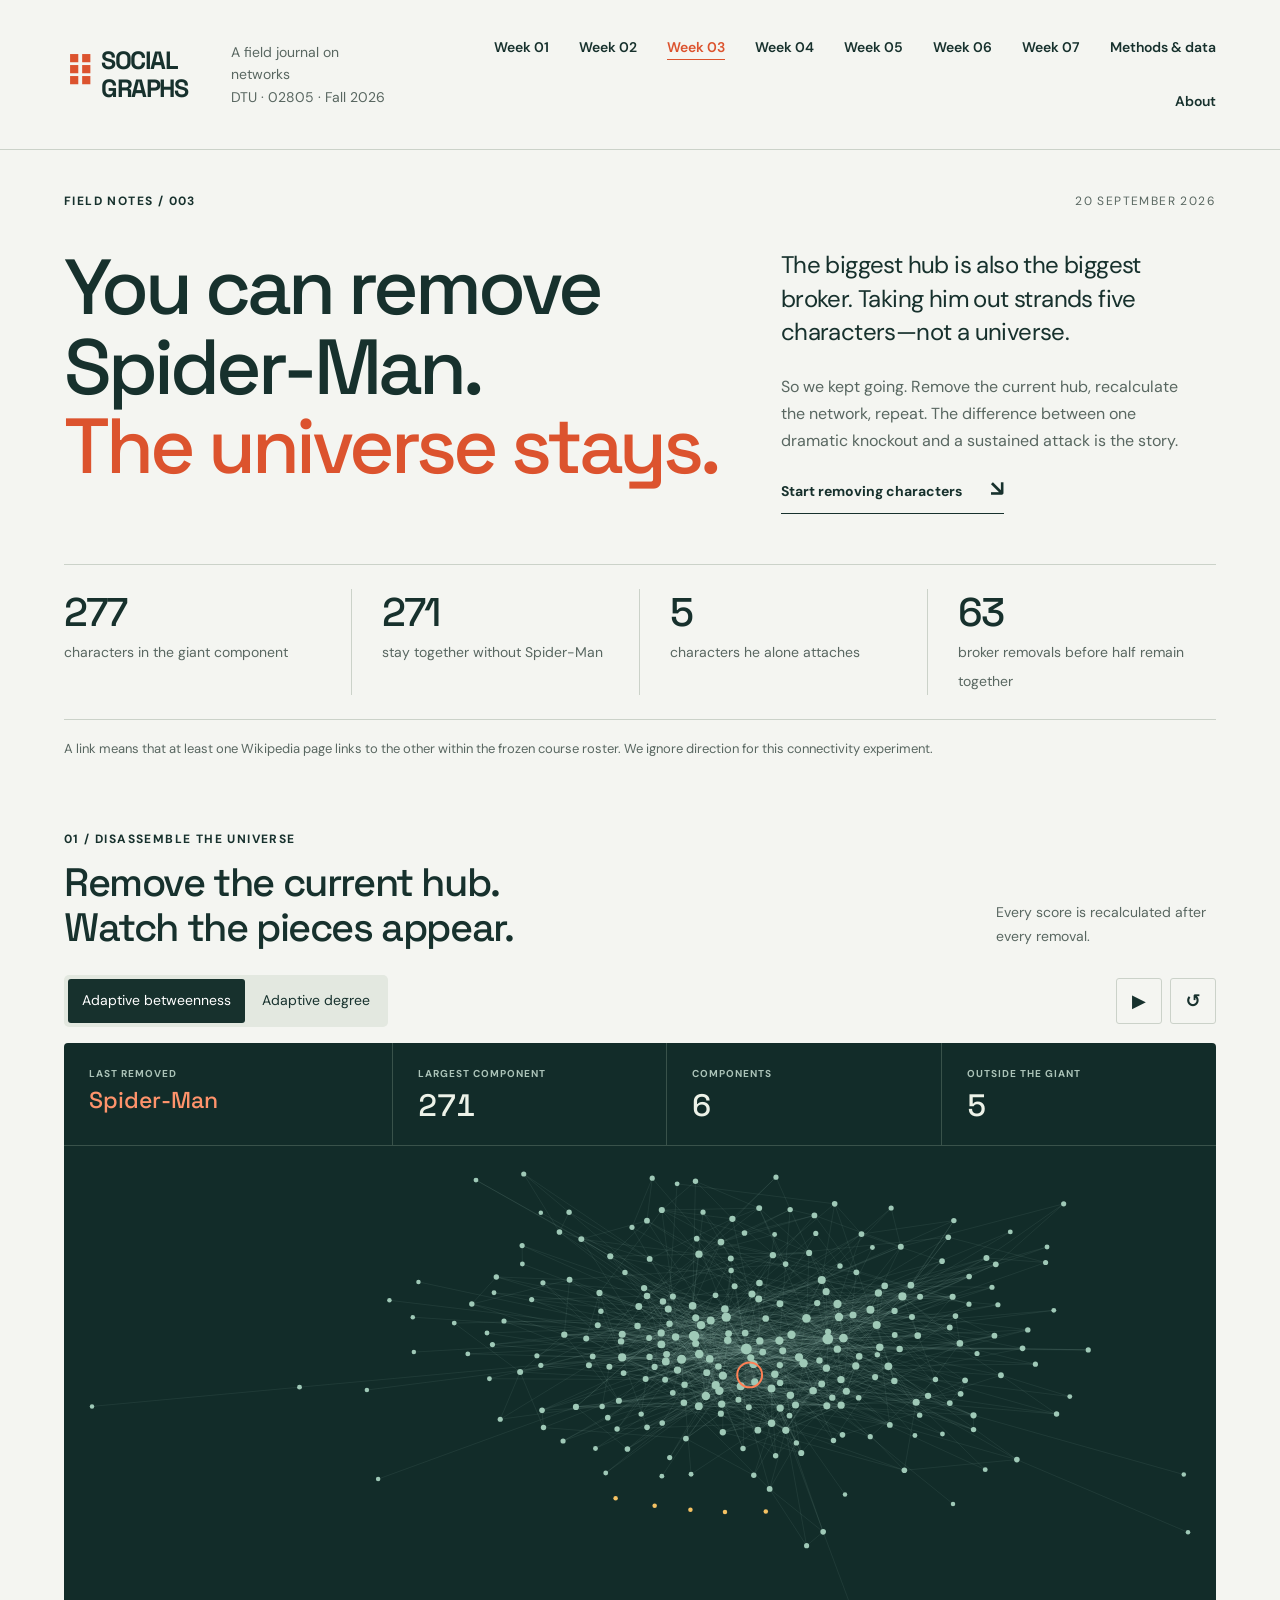
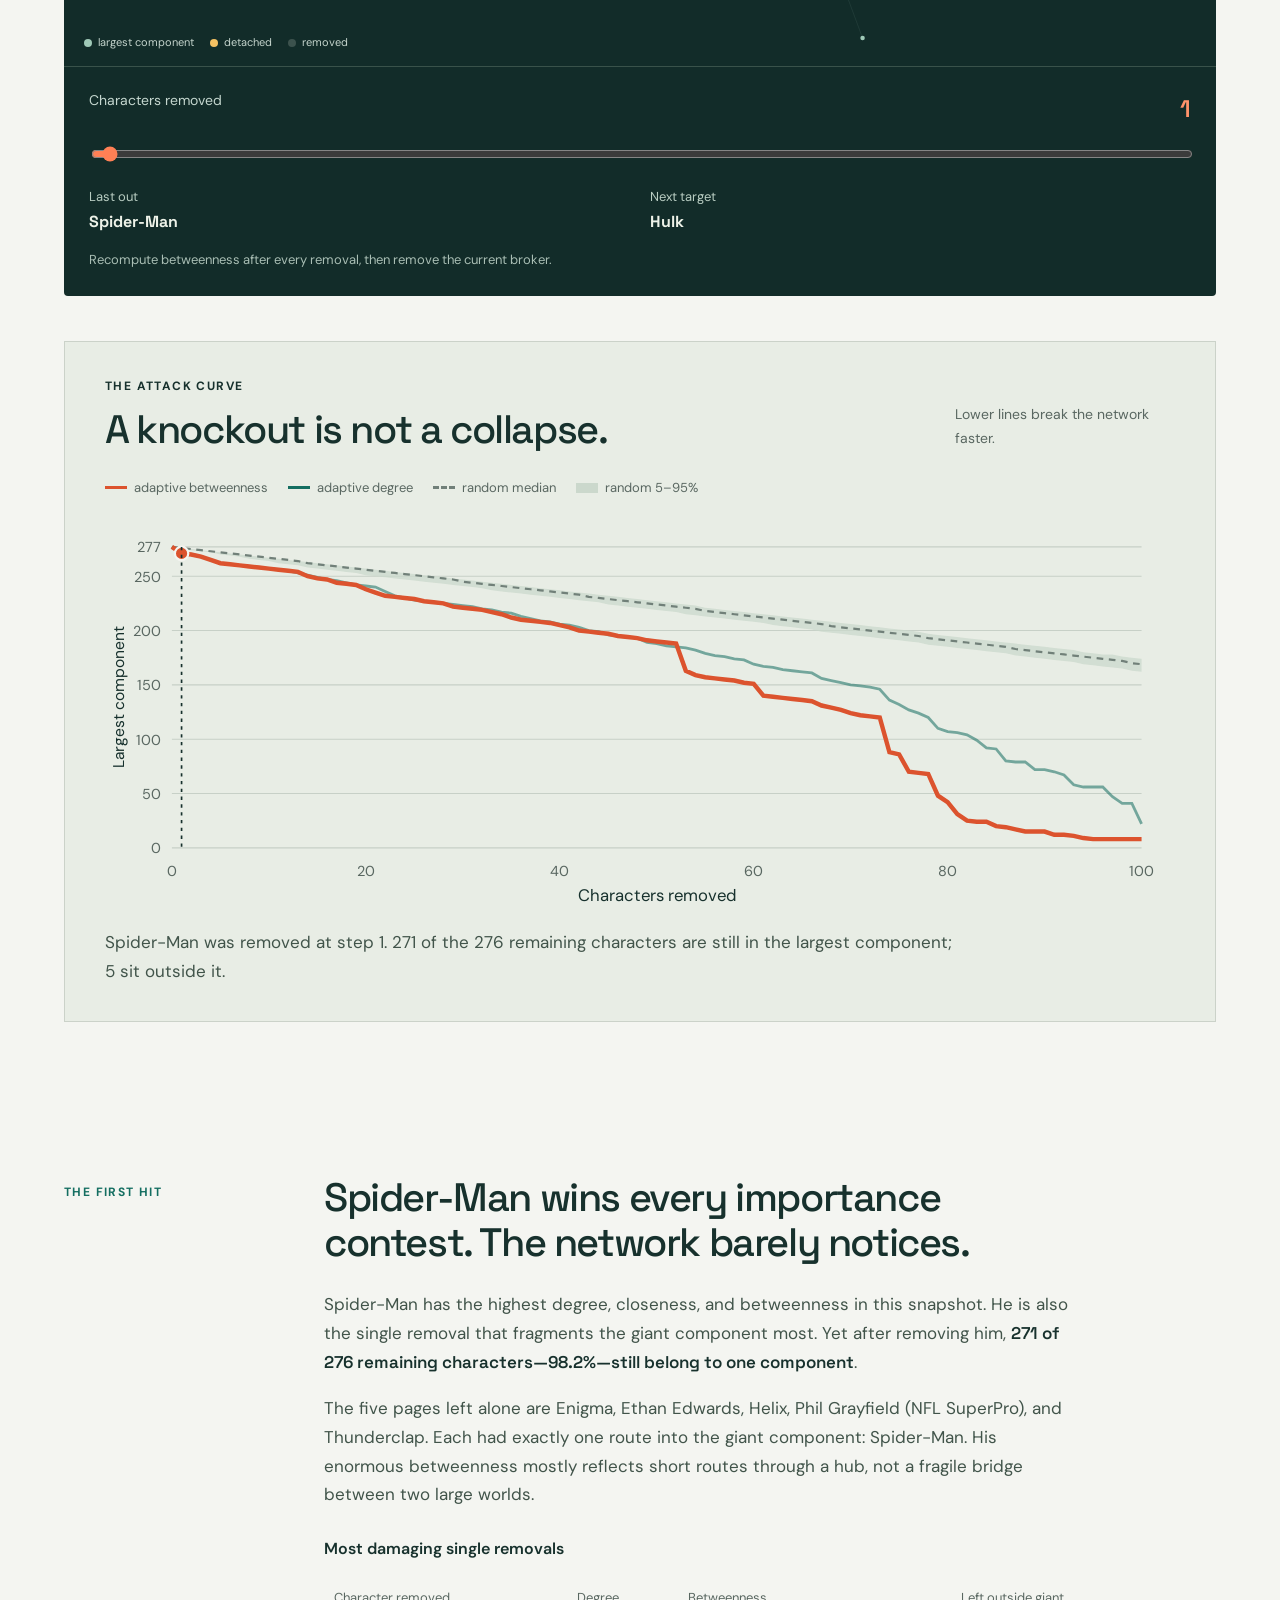
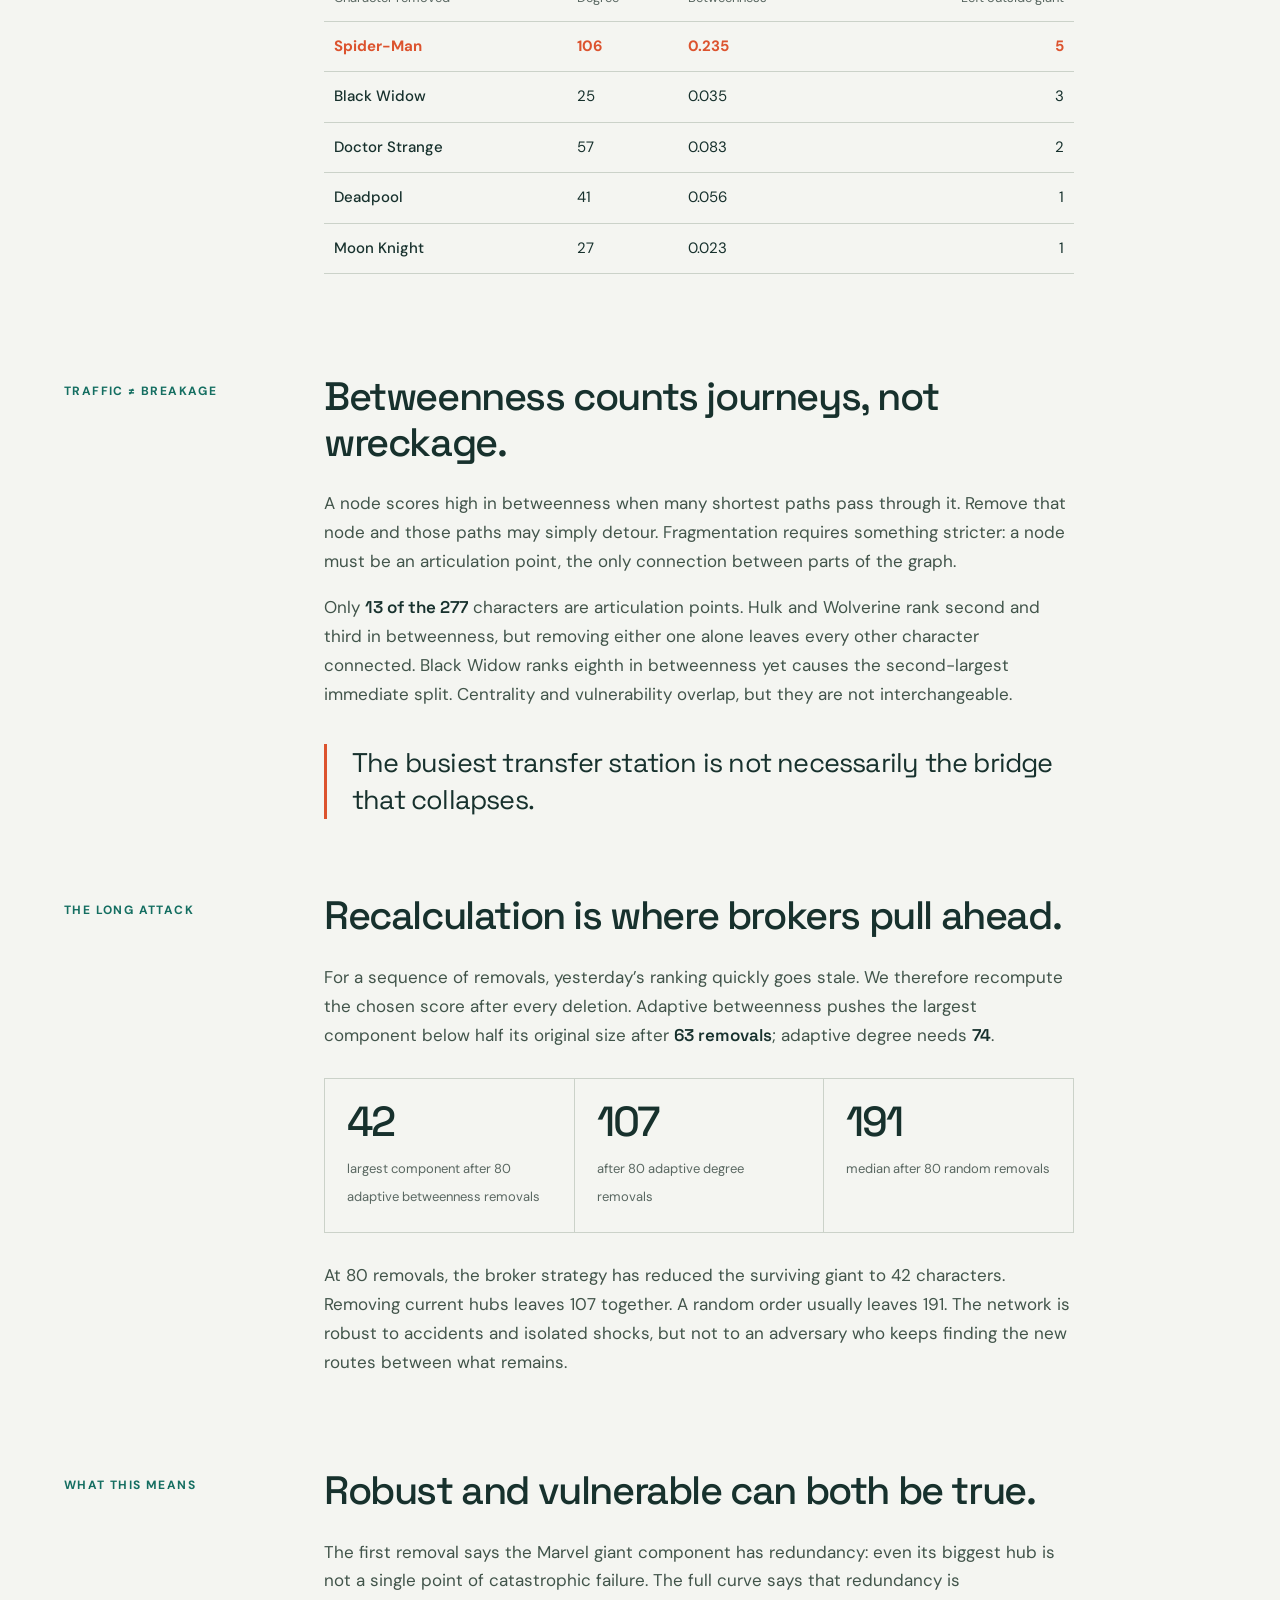
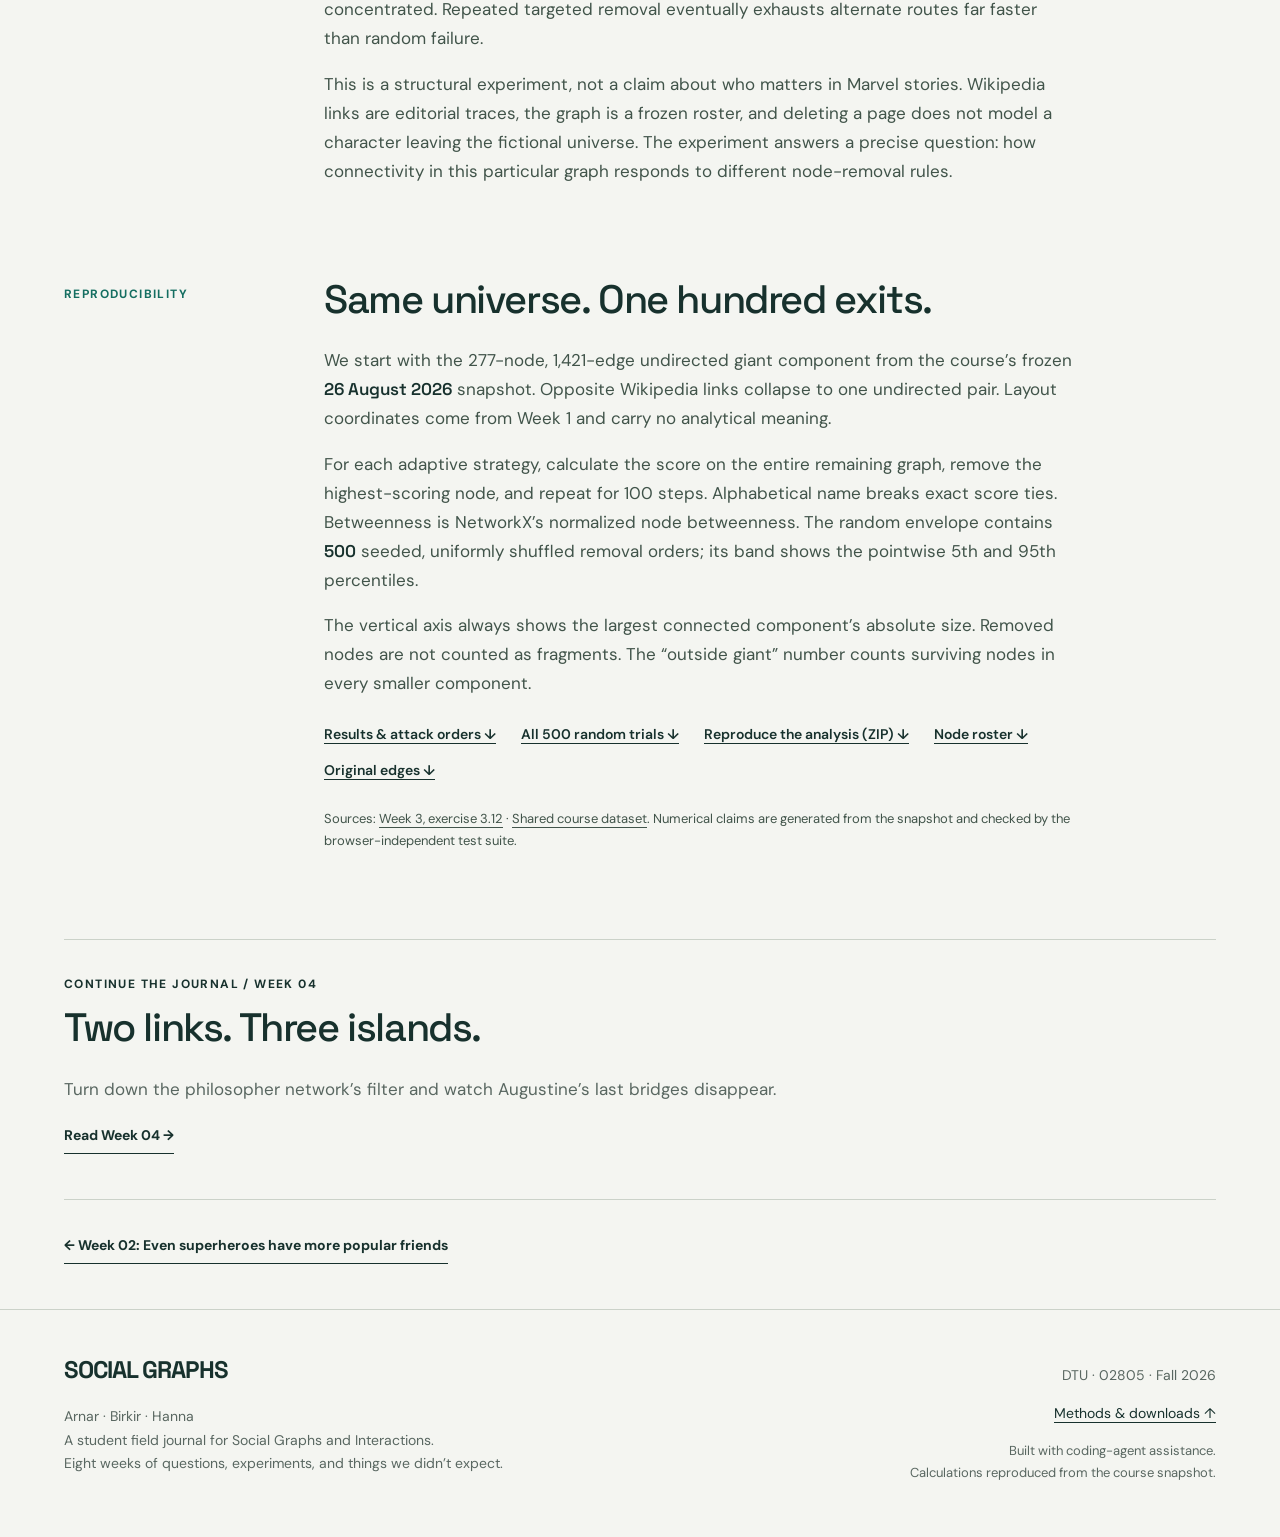
<file: site/weeks/week3.html>
<!doctype html>
<html lang="en">
<head>
  <meta charset="utf-8">
  <meta name="viewport" content="width=device-width,initial-scale=1">
  <meta name="theme-color" content="#122c29">
  <meta name="description" content="What happens when Marvel's most central characters disappear? An interactive attack on the 277-character giant component.">
  <title>You can remove Spider-Man. The universe stays. — Social Graphs, Week 3</title>
  <link rel="icon" href="../assets/favicon.svg" type="image/svg+xml">
  <link rel="stylesheet" href="../style.css">
  <link rel="stylesheet" href="../week3.css">
  <script src="../week3-core.js" defer></script>
  <script src="../week3.js" defer></script>
</head>
<body class="week3">
<a class="skip" href="#post">Skip to article</a>
<header class="masthead">
  <a class="wordmark" href="../" aria-label="Social Graphs home"><span class="brand-icon" aria-hidden="true">⠿</span> SOCIAL<br><span class="wordmark-bottom">GRAPHS</span></a>
  <div class="masthead-caption">A field journal on networks<br>DTU · 02805 · Fall 2026</div>
  <nav aria-label="Main navigation"><a href="../#post">Week 01</a><a href="week2.html">Week 02</a><a href="week3.html" aria-current="page">Week 03</a><a href="week4.html">Week 04</a><a href="week5.html">Week 05</a><a href="week6.html">Week 06</a><a href="week7.html">Week 07</a><a href="#methods">Methods & data</a><a href="#about">About</a></nav>
</header>
<main id="post">
  <section class="intro">
    <div class="eyebrow">FIELD NOTES / 003 <span>20 SEPTEMBER 2026</span></div>
    <div class="intro-grid">
      <h1>You can remove<br>Spider-Man.<br><em>The universe stays.</em></h1>
      <div class="intro-copy"><p class="lede">The biggest hub is also the biggest broker. Taking him out strands five characters—not a universe.</p><p>So we kept going. Remove the current hub, recalculate the network, repeat. The difference between one dramatic knockout and a sustained attack is the story.</p><a class="text-link" href="#experiment">Start removing characters <span aria-hidden="true">↘</span></a></div>
    </div>
    <div class="metrics" aria-label="Key findings"><div><strong>277</strong><span>characters in the giant component</span></div><div><strong>271</strong><span>stay together without Spider-Man</span></div><div><strong>5</strong><span>characters he alone attaches</span></div><div><strong>63</strong><span>broker removals before half remain together</span></div></div>
    <p class="small">A link means that at least one Wikipedia page links to the other within the frozen course roster. We ignore direction for this connectivity experiment.</p>
  </section>

  <section id="experiment" class="network-section">
    <div class="section-top"><div><p class="eyebrow">01 / DISASSEMBLE THE UNIVERSE</p><h2>Remove the current hub.<br>Watch the pieces appear.</h2></div><p>Every score is recalculated after every removal.</p></div>
    <div class="removal-toolbar">
      <div class="segmented" role="group" aria-label="Removal strategy"><button data-strategy="betweenness" aria-pressed="true" disabled>Adaptive betweenness</button><button data-strategy="degree" aria-pressed="false" disabled>Adaptive degree</button></div>
      <div class="removal-actions"><button id="play-removals" class="icon-button" aria-label="Play removals" title="Play removals" disabled>▶</button><button id="reset-removals" class="icon-button" aria-label="Reset removals" title="Reset removals" disabled>↺</button></div>
    </div>
    <div class="removal-stage">
      <div class="removal-summary" aria-live="polite"><div><p class="eyebrow">LAST REMOVED</p><strong id="last-removed">Spider-Man</strong></div><div><p class="eyebrow">LARGEST COMPONENT</p><strong id="giant-size">271</strong></div><div><p class="eyebrow">COMPONENTS</p><strong id="fragment-count">6</strong></div><div><p class="eyebrow">OUTSIDE THE GIANT</p><strong id="outside-count">5</strong></div></div>
      <div class="removal-visual"><canvas id="removal-map" aria-label="Network map showing the remaining giant component, detached fragments, and removed characters"></canvas><div class="removal-legend" aria-hidden="true"><span><i></i> largest component</span><span><i class="fragment"></i> detached</span><span><i class="gone"></i> removed</span></div></div>
      <div class="removal-timeline"><label for="removal-count"><span>Characters removed</span><output id="removed-output" for="removal-count">1</output></label><input id="removal-count" type="range" min="0" max="100" value="1" step="1" disabled><div class="removal-targets"><div>Last out<strong id="last-removed-detail">Use the timeline</strong></div><div>Next target<strong id="next-target">Hulk</strong></div></div><p id="strategy-note">Recompute betweenness after every removal, then remove the current broker.</p></div>
    </div>
    <p id="week3-error" role="alert" hidden></p>
    <noscript><p>The explorable needs JavaScript. The complete results and reproducibility files remain available below.</p></noscript>
  </section>

  <section class="attack-panel">
    <div class="section-top"><div><p class="eyebrow">THE ATTACK CURVE</p><h2>A knockout is not a collapse.</h2></div><p>Lower lines break the network faster.</p></div>
    <div class="chart-legend" aria-hidden="true"><span><i class="bet"></i> adaptive betweenness</span><span><i></i> adaptive degree</span><span><i class="random"></i> random median</span><span><i class="band"></i> random 5–95%</span></div>
    <div id="attack-chart"></div>
    <p id="step-reading">Spider-Man was removed at step 1. 271 of the 276 remaining characters are still in the largest component; 5 sit outside it.</p>
  </section>

  <article class="story">
    <section class="story-section"><div class="margin-label">THE FIRST HIT</div><div class="story-body"><h2>Spider-Man wins every importance contest. The network barely notices.</h2><p>Spider-Man has the highest degree, closeness, and betweenness in this snapshot. He is also the single removal that fragments the giant component most. Yet after removing him, <strong>271 of 276 remaining characters—98.2%—still belong to one component</strong>.</p><p>The five pages left alone are Enigma, Ethan Edwards, Helix, Phil Grayfield (NFL SuperPro), and Thunderclap. Each had exactly one route into the giant component: Spider-Man. His enormous betweenness mostly reflects short routes through a hub, not a fragile bridge between two large worlds.</p><div class="table-wrap"><table><caption>Most damaging single removals</caption><thead><tr><th scope="col">Character removed</th><th scope="col">Degree</th><th scope="col">Betweenness</th><th scope="col">Left outside giant</th></tr></thead><tbody><tr><th scope="row">Spider-Man</th><td>106</td><td>0.235</td><td>5</td></tr><tr><th scope="row">Black Widow</th><td>25</td><td>0.035</td><td>3</td></tr><tr><th scope="row">Doctor Strange</th><td>57</td><td>0.083</td><td>2</td></tr><tr><th scope="row">Deadpool</th><td>41</td><td>0.056</td><td>1</td></tr><tr><th scope="row">Moon Knight</th><td>27</td><td>0.023</td><td>1</td></tr></tbody></table></div></div></section>

    <section class="story-section"><div class="margin-label">TRAFFIC ≠ BREAKAGE</div><div class="story-body"><h2>Betweenness counts journeys, not wreckage.</h2><p>A node scores high in betweenness when many shortest paths pass through it. Remove that node and those paths may simply detour. Fragmentation requires something stricter: a node must be an articulation point, the only connection between parts of the graph.</p><p>Only <strong>13 of the 277</strong> characters are articulation points. Hulk and Wolverine rank second and third in betweenness, but removing either one alone leaves every other character connected. Black Widow ranks eighth in betweenness yet causes the second-largest immediate split. Centrality and vulnerability overlap, but they are not interchangeable.</p><blockquote>The busiest transfer station is not necessarily the bridge that collapses.</blockquote></div></section>

    <section class="story-section"><div class="margin-label">THE LONG ATTACK</div><div class="story-body"><h2>Recalculation is where brokers pull ahead.</h2><p>For a sequence of removals, yesterday’s ranking quickly goes stale. We therefore recompute the chosen score after every deletion. Adaptive betweenness pushes the largest component below half its original size after <strong>63 removals</strong>; adaptive degree needs <strong>74</strong>.</p><div class="comparison-callout"><div><strong>42</strong><span>largest component after 80 adaptive betweenness removals</span></div><div><strong>107</strong><span>after 80 adaptive degree removals</span></div><div><strong>191</strong><span>median after 80 random removals</span></div></div><p>At 80 removals, the broker strategy has reduced the surviving giant to 42 characters. Removing current hubs leaves 107 together. A random order usually leaves 191. The network is robust to accidents and isolated shocks, but not to an adversary who keeps finding the new routes between what remains.</p></div></section>

    <section class="story-section"><div class="margin-label">WHAT THIS MEANS</div><div class="story-body"><h2>Robust and vulnerable can both be true.</h2><p>The first removal says the Marvel giant component has redundancy: even its biggest hub is not a single point of catastrophic failure. The full curve says that redundancy is concentrated. Repeated targeted removal eventually exhausts alternate routes far faster than random failure.</p><p>This is a structural experiment, not a claim about who matters in Marvel stories. Wikipedia links are editorial traces, the graph is a frozen roster, and deleting a page does not model a character leaving the fictional universe. The experiment answers a precise question: how connectivity in this particular graph responds to different node-removal rules.</p></div></section>

    <section class="story-section" id="methods"><div class="margin-label">REPRODUCIBILITY</div><div class="story-body"><h2>Same universe. One hundred exits.</h2><p>We start with the 277-node, 1,421-edge undirected giant component from the course’s frozen <strong>26 August 2026</strong> snapshot. Opposite Wikipedia links collapse to one undirected pair. Layout coordinates come from Week 1 and carry no analytical meaning.</p><p>For each adaptive strategy, calculate the score on the entire remaining graph, remove the highest-scoring node, and repeat for 100 steps. Alphabetical name breaks exact score ties. Betweenness is NetworkX’s normalized node betweenness. The random envelope contains <strong>500</strong> seeded, uniformly shuffled removal orders; its band shows the pointwise 5th and 95th percentiles.</p><p>The vertical axis always shows the largest connected component’s absolute size. Removed nodes are not counted as fragments. The “outside giant” number counts surviving nodes in every smaller component.</p><div class="resource-links"><a href="../data/week3.json" download>Results & attack orders ↓</a><a href="../data/week3-random-trials.csv" download>All 500 random trials ↓</a><a href="../downloads/week3-analysis.zip" download>Reproduce the analysis (ZIP) ↓</a><a href="../data/week1_nodes.tsv" download>Node roster ↓</a><a href="../data/week1_edges.tsv" download>Original edges ↓</a></div><p class="small">Sources: <a href="https://sunelehmann.com/socialgraphs2026-web/weeks/week3.html#go-nuts">Week 3, exercise 3.12</a> · <a href="https://sunelehmann.com/socialgraphs2026-web/data/">Shared course dataset</a>. Numerical claims are generated from the snapshot and checked by the browser-independent test suite.</p></div></section>
  </article>
  <section class="next-post"><p class="eyebrow">CONTINUE THE JOURNAL / WEEK 04</p><h2>Two links. Three islands.</h2><p>Turn down the philosopher network’s filter and watch Augustine’s last bridges disappear.</p><a class="text-link" href="week4.html">Read Week 04 →</a></section>
  <div class="post-pagination"><a class="text-link" href="week2.html">← Week 02: Even superheroes have more popular friends</a></div>
</main>
<footer id="about"><div><a class="footer-brand" href="../">SOCIAL GRAPHS</a><p>Arnar · Birkir · Hanna<br>A student field journal for Social Graphs and Interactions.<br>Eight weeks of questions, experiments, and things we didn’t expect.</p></div><div><p>DTU · 02805 · Fall 2026</p><a href="#methods">Methods & downloads ↑</a><p class="small">Built with coding-agent assistance.<br>Calculations reproduced from the course snapshot.</p></div></footer>
</body>
</html>
</file>
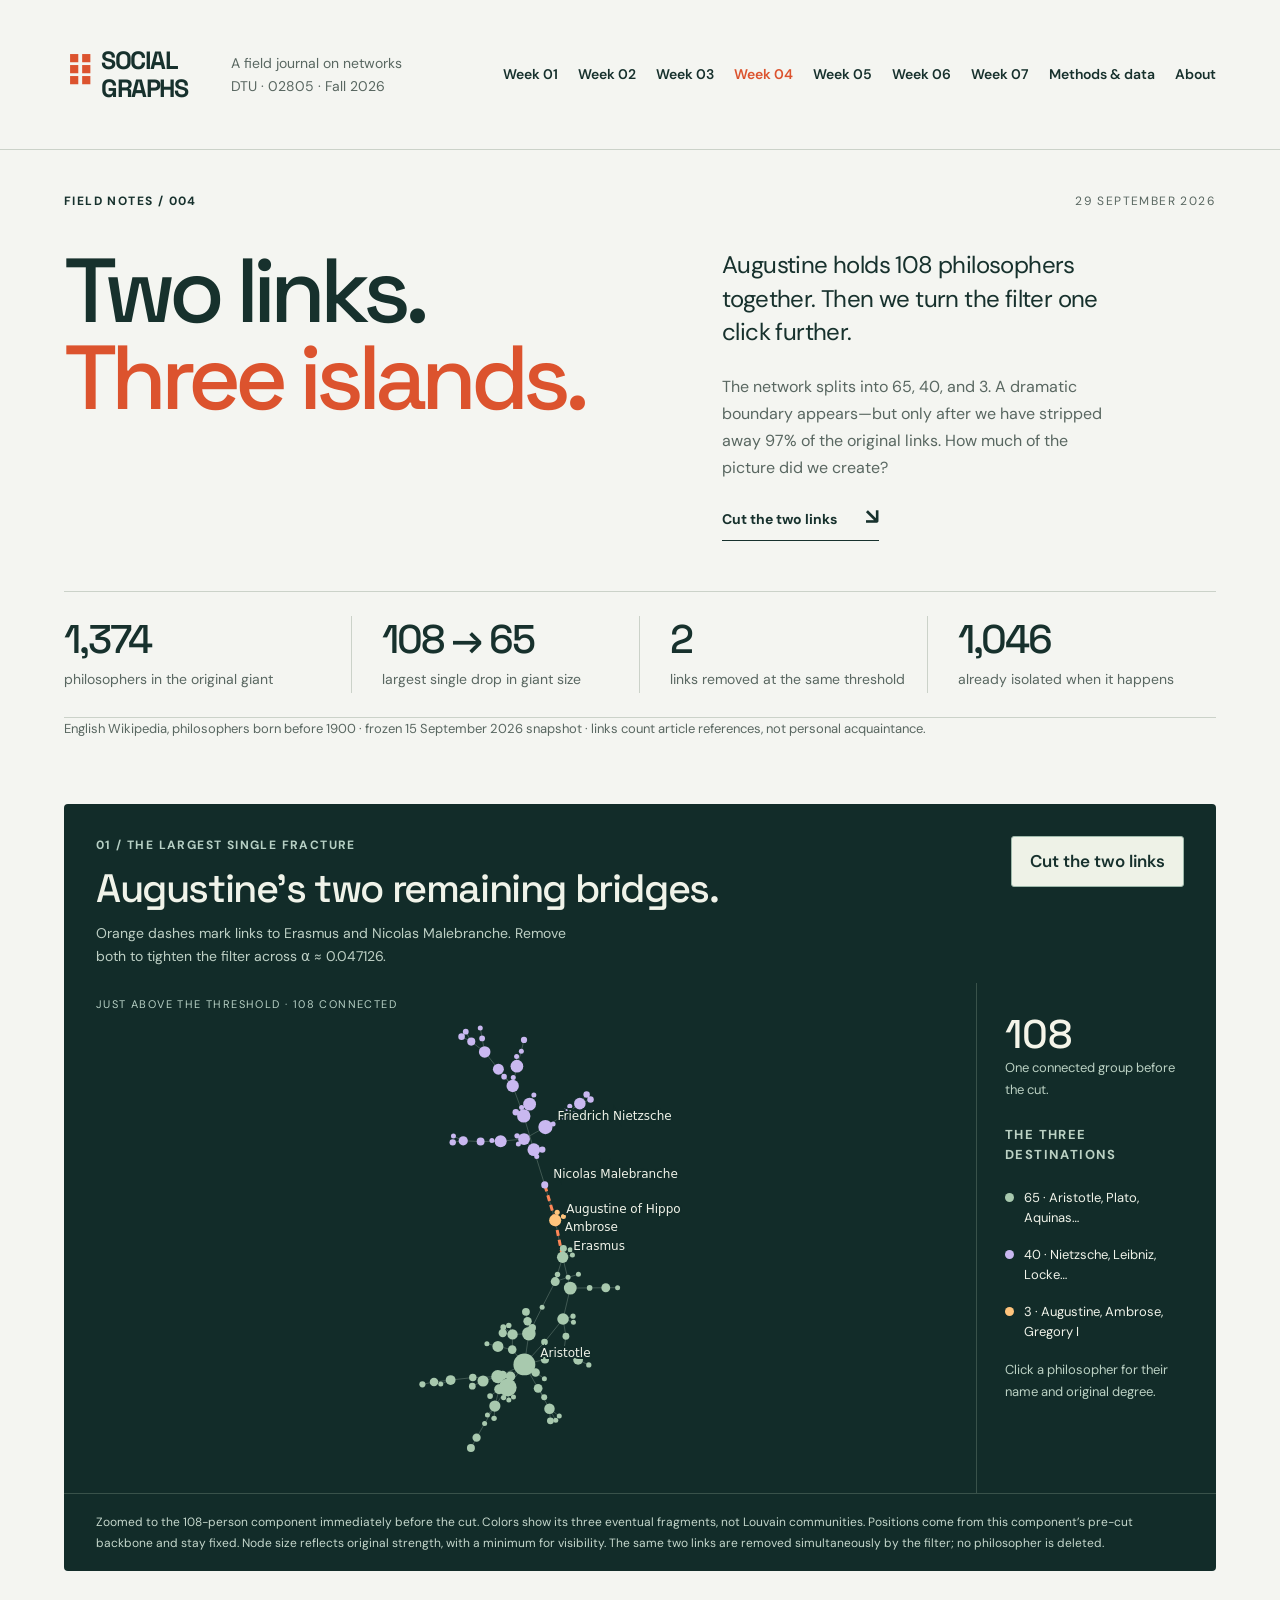
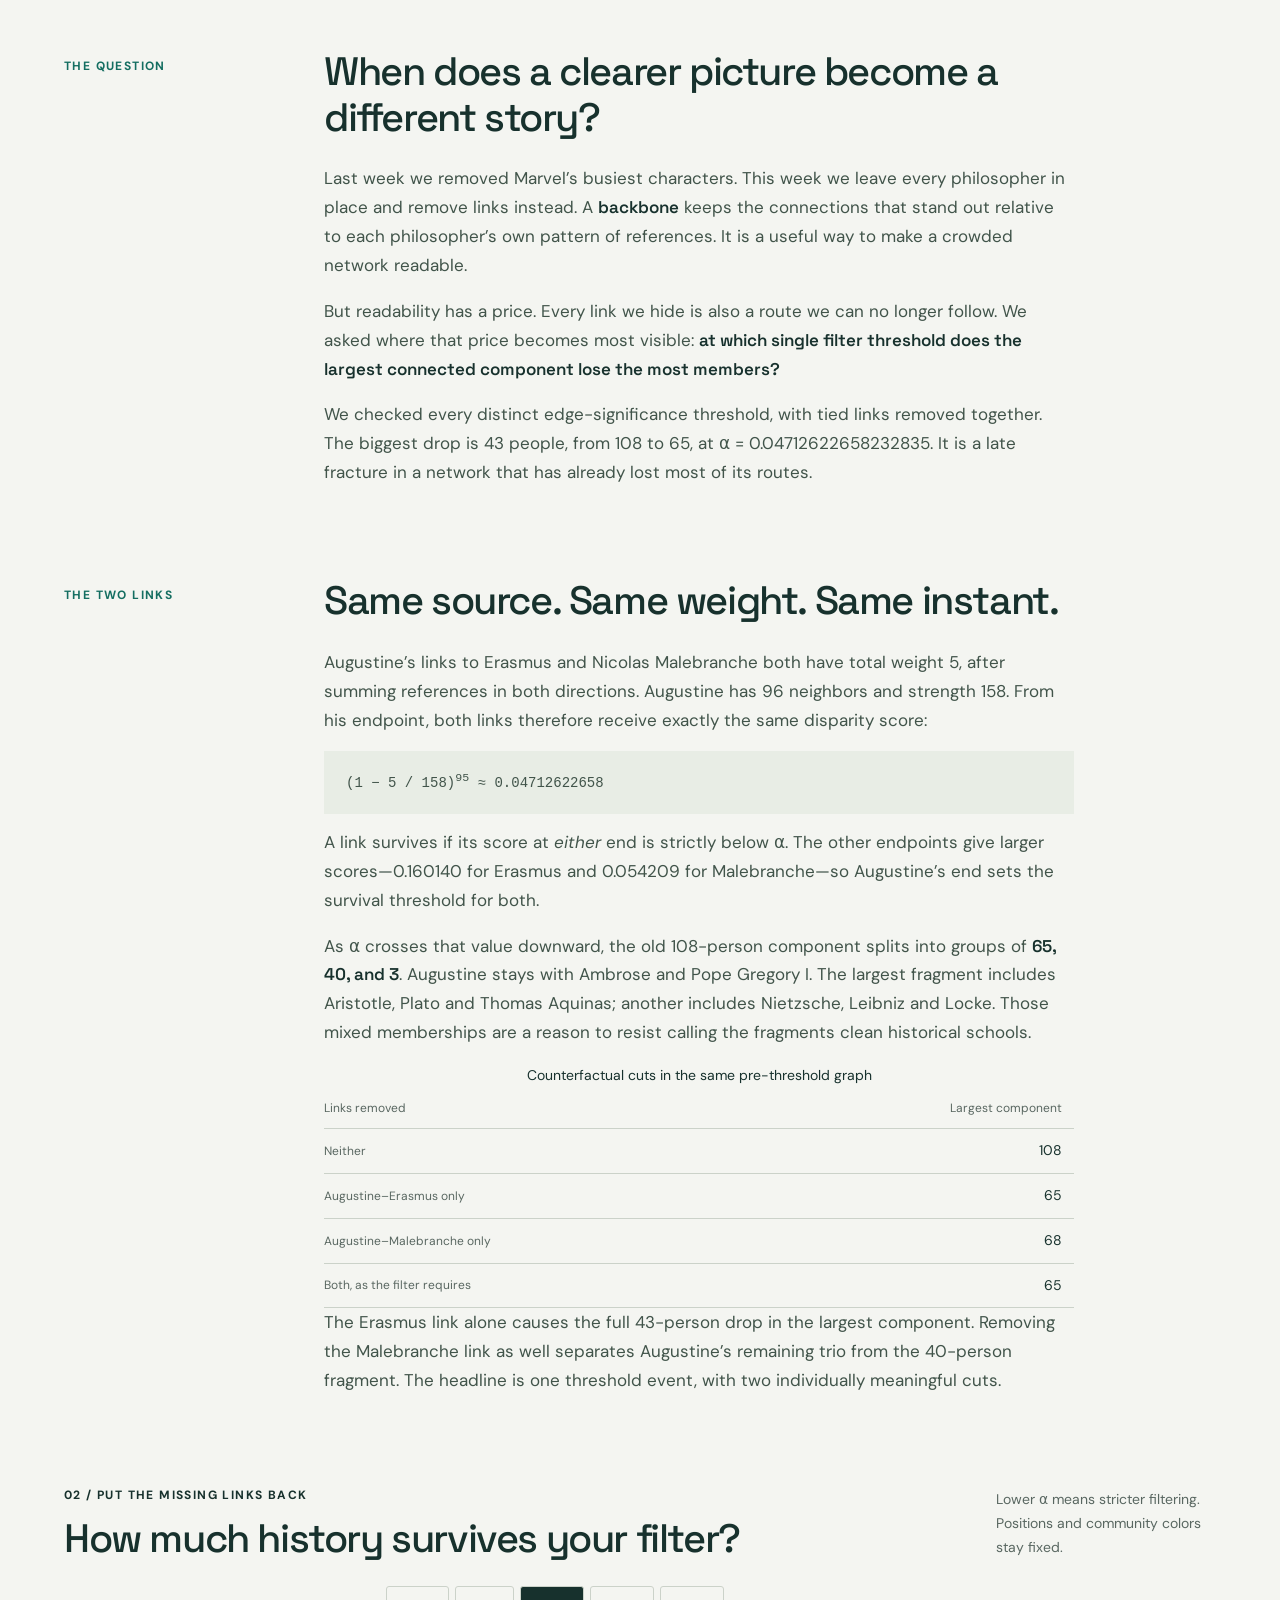
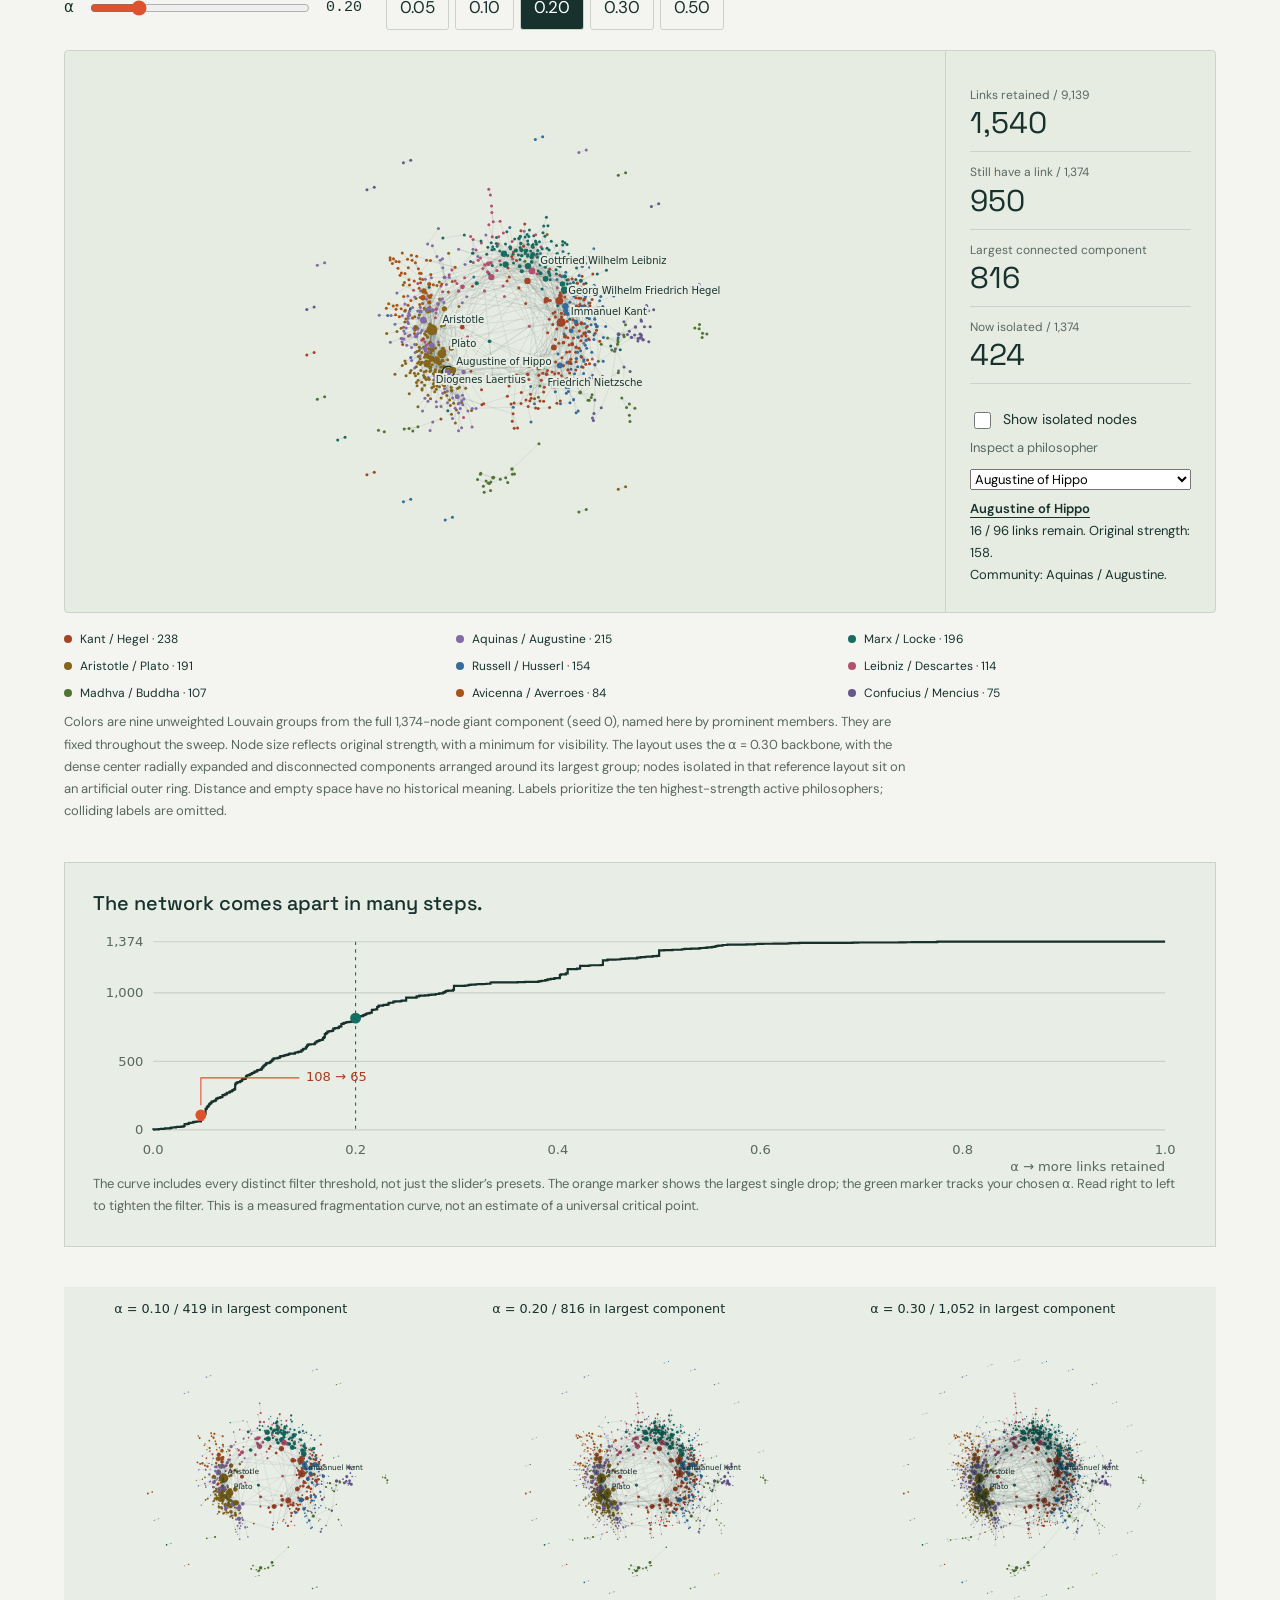
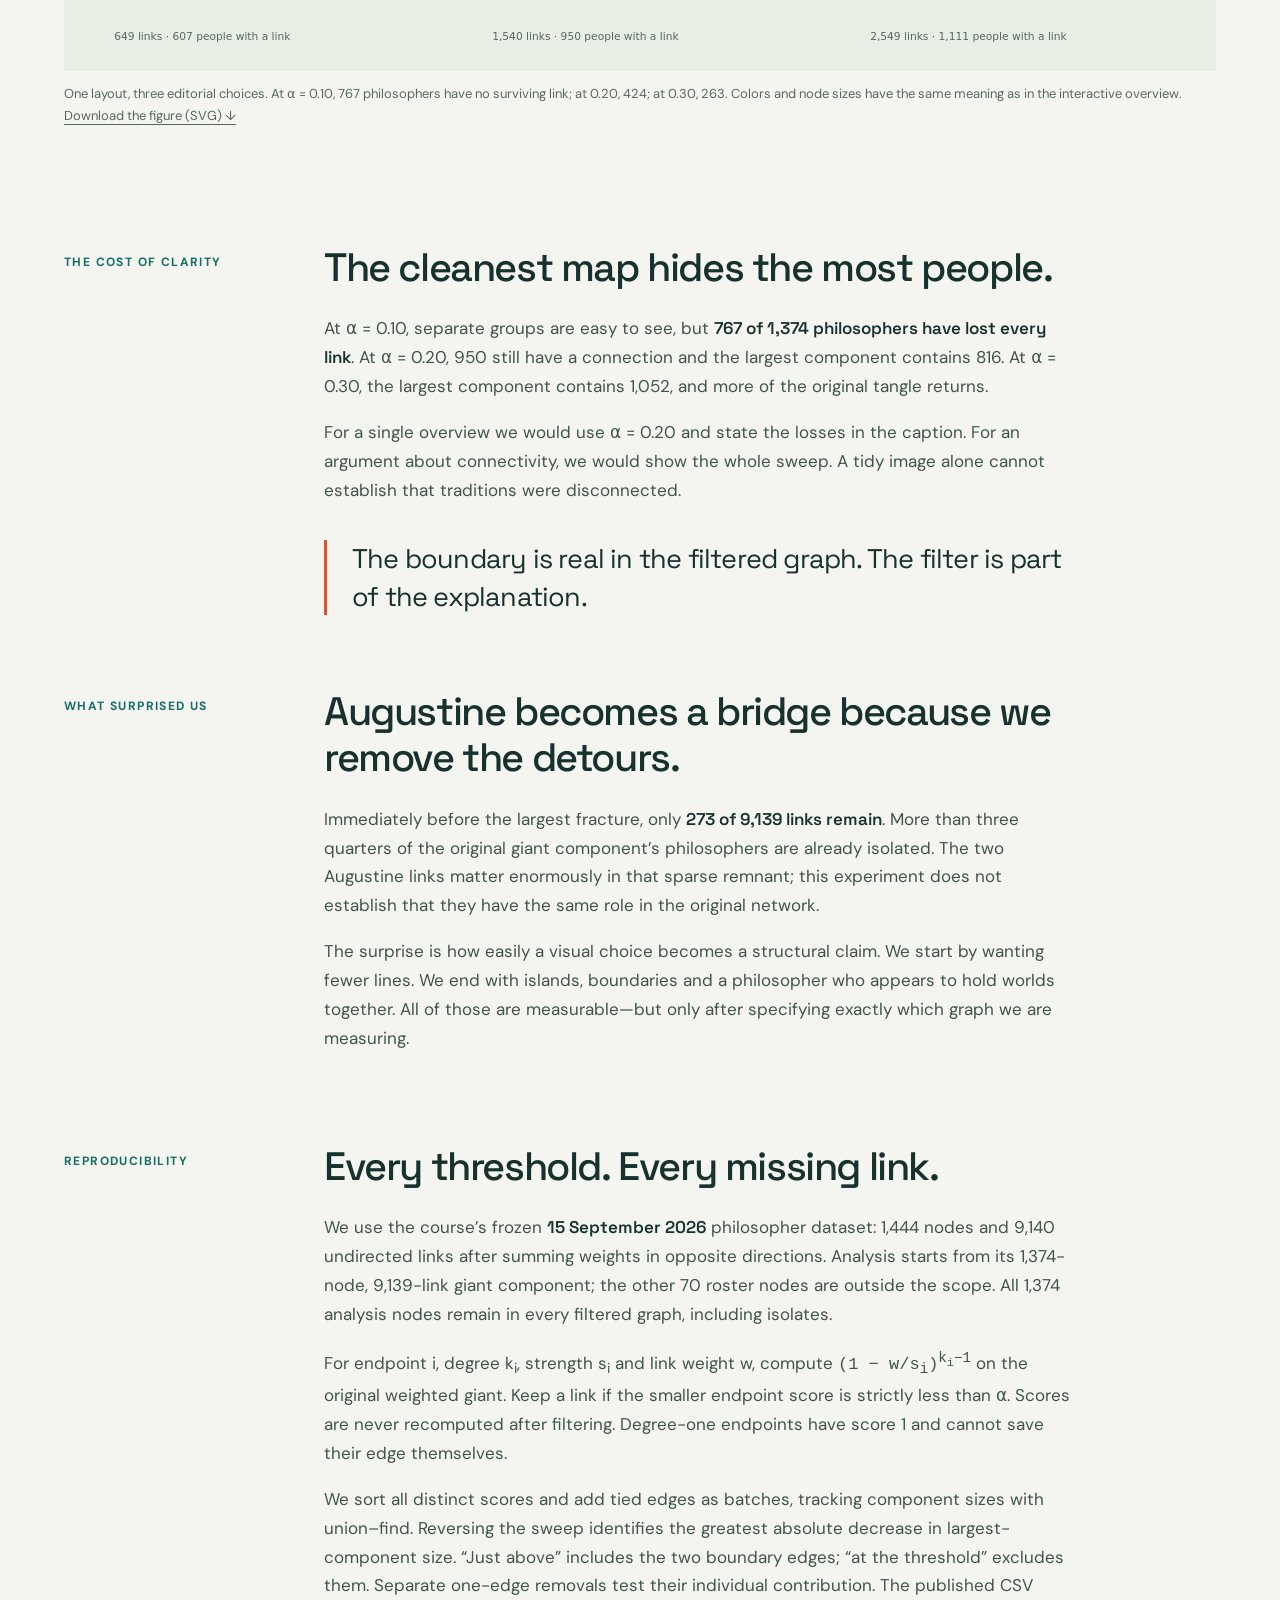
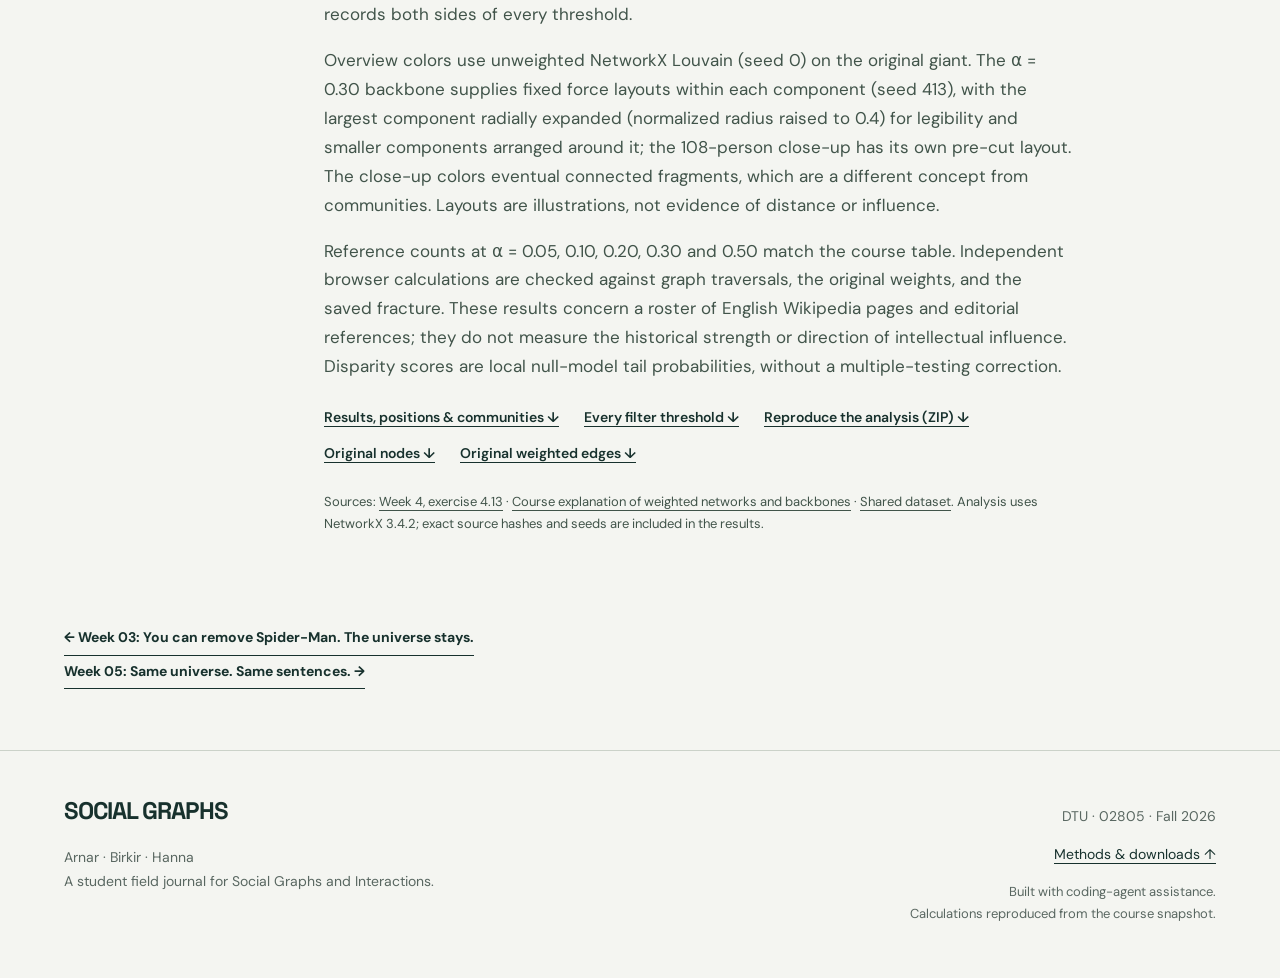
<file: site/weeks/week4.html>
<!doctype html>
<html lang="en">
<head>
  <meta charset="utf-8">
  <meta name="viewport" content="width=device-width,initial-scale=1">
  <meta name="theme-color" content="#122c29">
  <meta name="description" content="Two of Augustine's links hold together 108 philosophers—after we filter almost everything else away. An interactive experiment with network backbones.">
  <title>Two links. Three islands. — Social Graphs, Week 4</title>
  <link rel="icon" href="../assets/favicon.svg" type="image/svg+xml">
  <link rel="stylesheet" href="../style.css">
  <link rel="stylesheet" href="../week4.css">
  <script src="../week4-core.js" defer></script>
  <script src="../week4.js?v=1" defer></script>
</head>
<body class="week4">
<a class="skip" href="#post">Skip to article</a>
<header class="masthead">
  <a class="wordmark" href="../" aria-label="Social Graphs home"><span class="brand-icon" aria-hidden="true">⠿</span> SOCIAL<br><span class="wordmark-bottom">GRAPHS</span></a>
  <div class="masthead-caption">A field journal on networks<br>DTU · 02805 · Fall 2026</div>
  <nav aria-label="Main navigation"><a href="../#post">Week 01</a><a href="week2.html">Week 02</a><a href="week3.html">Week 03</a><a href="week4.html" aria-current="page">Week 04</a><a href="week5.html">Week 05</a><a href="week6.html">Week 06</a><a href="week7.html">Week 07</a><a href="#methods">Methods & data</a><a href="#about">About</a></nav>
</header>
<main id="post">
  <section class="intro">
    <div class="eyebrow">FIELD NOTES / 004 <span>29 SEPTEMBER 2026</span></div>
    <div class="intro-grid">
      <h1>Two links.<br><em>Three islands.</em></h1>
      <div class="intro-copy"><p class="lede">Augustine holds 108 philosophers together. Then we turn the filter one click further.</p><p>The network splits into 65, 40, and 3. A dramatic boundary appears—but only after we have stripped away 97% of the original links. How much of the picture did we create?</p><a class="text-link" href="#fracture">Cut the two links <span aria-hidden="true">↘</span></a></div>
    </div>
    <div class="metrics" aria-label="Key findings"><div><strong>1,374</strong><span>philosophers in the original giant</span></div><div><strong>108 → 65</strong><span>largest single drop in giant size</span></div><div><strong>2</strong><span>links removed at the same threshold</span></div><div><strong>1,046</strong><span>already isolated when it happens</span></div></div>
    <p class="small">English Wikipedia, philosophers born before 1900 · frozen 15 September 2026 snapshot · links count article references, not personal acquaintance.</p>
  </section>

  <section id="fracture" class="fracture" aria-labelledby="fracture-title">
    <div class="fracture-heading"><div><p class="eyebrow">01 / THE LARGEST SINGLE FRACTURE</p><h2 id="fracture-title">Augustine’s two remaining bridges.</h2><p>Orange dashes mark links to Erasmus and Nicolas Malebranche. Remove both to tighten the filter across α ≈ 0.047126.</p></div><button id="cut-links" aria-pressed="false" disabled>Cut the two links</button></div>
    <div class="fracture-stage">
      <div class="fracture-map-wrap"><div id="fracture-state" class="fracture-state">JUST ABOVE THE THRESHOLD · 108 CONNECTED</div><canvas id="fracture-map" role="img" aria-label="108 philosophers joined through two links from Augustine; use the Cut the two links button to split them."></canvas></div>
      <aside class="fracture-aside"><div><strong id="fracture-largest">108</strong><p id="fracture-reading" aria-live="polite">One connected group before the cut.</p></div><div><p class="eyebrow">THE THREE DESTINATIONS</p><div class="fragment-key"><i style="background:#a8c9ae"></i><span>65 · Aristotle, Plato, Aquinas…</span></div><div class="fragment-key"><i style="background:#c9b8f0"></i><span>40 · Nietzsche, Leibniz, Locke…</span></div><div class="fragment-key"><i style="background:#ffc47c"></i><span>3 · Augustine, Ambrose, Gregory I</span></div></div><p id="detail-selection">Click a philosopher for their name and original degree.</p></aside>
    </div>
    <p class="fracture-caption">Zoomed to the 108-person component immediately before the cut. Colors show its three eventual fragments, not Louvain communities. Positions come from this component’s pre-cut backbone and stay fixed. Node size reflects original strength, with a minimum for visibility. The same two links are removed simultaneously by the filter; no philosopher is deleted.</p>
  </section>
  <p id="week4-error" role="alert" hidden></p>
  <noscript><p>The interactive maps need JavaScript. The results, comparison figure, and analysis downloads below are available without it.</p></noscript>

  <article class="story">
    <section class="story-section"><div class="margin-label">THE QUESTION</div><div class="story-body"><h2>When does a clearer picture become a different story?</h2><p>Last week we removed Marvel’s busiest characters. This week we leave every philosopher in place and remove links instead. A <strong>backbone</strong> keeps the connections that stand out relative to each philosopher’s own pattern of references. It is a useful way to make a crowded network readable.</p><p>But readability has a price. Every link we hide is also a route we can no longer follow. We asked where that price becomes most visible: <strong>at which single filter threshold does the largest connected component lose the most members?</strong></p><p>We checked every distinct edge-significance threshold, with tied links removed together. The biggest drop is 43 people, from 108 to 65, at α = 0.04712622658232835. It is a late fracture in a network that has already lost most of its routes.</p></div></section>
    <section class="story-section"><div class="margin-label">THE TWO LINKS</div><div class="story-body"><h2>Same source. Same weight. Same instant.</h2><p>Augustine’s links to Erasmus and Nicolas Malebranche both have total weight 5, after summing references in both directions. Augustine has 96 neighbors and strength 158. From his endpoint, both links therefore receive exactly the same disparity score:</p><p class="equation">(1 − 5 / 158)<sup>95</sup> ≈ 0.04712622658</p><p>A link survives if its score at <em>either</em> end is strictly below α. The other endpoints give larger scores—0.160140 for Erasmus and 0.054209 for Malebranche—so Augustine’s end sets the survival threshold for both.</p><p>As α crosses that value downward, the old 108-person component splits into groups of <strong>65, 40, and 3</strong>. Augustine stays with Ambrose and Pope Gregory I. The largest fragment includes Aristotle, Plato and Thomas Aquinas; another includes Nietzsche, Leibniz and Locke. Those mixed memberships are a reason to resist calling the fragments clean historical schools.</p><div class="table-wrap"><table><caption>Counterfactual cuts in the same pre-threshold graph</caption><thead><tr><th scope="col">Links removed</th><th scope="col">Largest component</th></tr></thead><tbody><tr><th scope="row">Neither</th><td>108</td></tr><tr><th scope="row">Augustine–Erasmus only</th><td>65</td></tr><tr><th scope="row">Augustine–Malebranche only</th><td>68</td></tr><tr><th scope="row">Both, as the filter requires</th><td>65</td></tr></tbody></table></div><p>The Erasmus link alone causes the full 43-person drop in the largest component. Removing the Malebranche link as well separates Augustine’s remaining trio from the 40-person fragment. The headline is one threshold event, with two individually meaningful cuts.</p></div></section>
  </article>

  <section class="dial-panel" id="explore" aria-labelledby="dial-title">
    <div class="section-top"><div><p class="eyebrow">02 / PUT THE MISSING LINKS BACK</p><h2 id="dial-title">How much history survives your filter?</h2></div><p>Lower α means stricter filtering.<br>Positions and community colors stay fixed.</p></div>
    <div class="dial-controls"><label for="alpha">α <input id="alpha" type="range" min="0" max="1" step="0.01" value="0.20" disabled><output id="alpha-value" for="alpha">0.20</output></label><div class="presets" role="group" aria-label="Filter presets"><button data-alpha="0.05" aria-pressed="false" disabled>0.05</button><button data-alpha="0.1" aria-pressed="false" disabled>0.10</button><button data-alpha="0.2" aria-pressed="true" disabled>0.20</button><button data-alpha="0.3" aria-pressed="false" disabled>0.30</button><button data-alpha="0.5" aria-pressed="false" disabled>0.50</button></div></div>
    <div class="overview"><canvas id="backbone-map" role="img" aria-label="Philosopher backbone at alpha 0.20; colors show communities detected on the original unweighted giant component."></canvas><aside class="overview-aside"><dl aria-live="polite"><div><dt>Links retained / 9,139</dt><dd id="retained-links">1,540</dd></div><div><dt>Still have a link / 1,374</dt><dd id="active-nodes">950</dd></div><div><dt>Largest connected component</dt><dd id="giant-nodes">816</dd></div><div><dt>Now isolated / 1,374</dt><dd id="isolated-nodes">424</dd></div></dl><label class="checkbox"><input id="show-isolates" type="checkbox"> Show isolated nodes</label><label class="small" for="philosopher">Inspect a philosopher</label><select id="philosopher" disabled style="width:100%;max-width:100%;font-size:13px;margin:8px 0"><option>Loading…</option></select><div class="map-selection" id="node-selection" aria-live="polite">Select a name or click a dot to inspect it.</div></aside></div>
    <div class="community-legend" id="community-legend" aria-label="Louvain communities"></div>
    <p class="figure-caption">Colors are nine unweighted Louvain groups from the full 1,374-node giant component (seed 0), named here by prominent members. They are fixed throughout the sweep. Node size reflects original strength, with a minimum for visibility. The layout uses the α = 0.30 backbone, with the dense center radially expanded and disconnected components arranged around its largest group; nodes isolated in that reference layout sit on an artificial outer ring. Distance and empty space have no historical meaning. Labels prioritize the ten highest-strength active philosophers; colliding labels are omitted.</p>
    <div class="sweep-panel"><h3>The network comes apart in many steps.</h3><div id="sweep-chart"></div><p>The curve includes every distinct filter threshold, not just the slider’s presets. The orange marker shows the largest single drop; the green marker tracks your chosen α. Read right to left to tighten the filter. This is a measured fragmentation curve, not an estimate of a universal critical point.</p></div>
  </section>

  <figure class="triptych"><img src="../assets/week4-backbones.svg?v=1" alt="Three fixed-layout backbone maps: at alpha 0.10 the largest component has 419 philosophers; at 0.20 it has 816; at 0.30 it has 1,052." loading="lazy"><figcaption>One layout, three editorial choices. At α = 0.10, 767 philosophers have no surviving link; at 0.20, 424; at 0.30, 263. Colors and node sizes have the same meaning as in the interactive overview. <a href="../assets/week4-backbones.svg" download>Download the figure (SVG) ↓</a></figcaption></figure>

  <article class="story">
    <section class="story-section"><div class="margin-label">THE COST OF CLARITY</div><div class="story-body"><h2>The cleanest map hides the most people.</h2><p>At α = 0.10, separate groups are easy to see, but <strong>767 of 1,374 philosophers have lost every link</strong>. At α = 0.20, 950 still have a connection and the largest component contains 816. At α = 0.30, the largest component contains 1,052, and more of the original tangle returns.</p><p>For a single overview we would use α = 0.20 and state the losses in the caption. For an argument about connectivity, we would show the whole sweep. A tidy image alone cannot establish that traditions were disconnected.</p><blockquote>The boundary is real in the filtered graph. The filter is part of the explanation.</blockquote></div></section>
    <section class="story-section"><div class="margin-label">WHAT SURPRISED US</div><div class="story-body"><h2>Augustine becomes a bridge because we remove the detours.</h2><p>Immediately before the largest fracture, only <strong>273 of 9,139 links remain</strong>. More than three quarters of the original giant component’s philosophers are already isolated. The two Augustine links matter enormously in that sparse remnant; this experiment does not establish that they have the same role in the original network.</p><p>The surprise is how easily a visual choice becomes a structural claim. We start by wanting fewer lines. We end with islands, boundaries and a philosopher who appears to hold worlds together. All of those are measurable—but only after specifying exactly which graph we are measuring.</p></div></section>
    <section class="story-section" id="methods"><div class="margin-label">REPRODUCIBILITY</div><div class="story-body"><h2>Every threshold. Every missing link.</h2><p>We use the course’s frozen <strong>15 September 2026</strong> philosopher dataset: 1,444 nodes and 9,140 undirected links after summing weights in opposite directions. Analysis starts from its 1,374-node, 9,139-link giant component; the other 70 roster nodes are outside the scope. All 1,374 analysis nodes remain in every filtered graph, including isolates.</p><p>For endpoint i, degree k<sub>i</sub>, strength s<sub>i</sub> and link weight w, compute <code>(1 − w/s<sub>i</sub>)<sup>k<sub>i</sub>−1</sup></code> on the original weighted giant. Keep a link if the smaller endpoint score is strictly less than α. Scores are never recomputed after filtering. Degree-one endpoints have score 1 and cannot save their edge themselves.</p><p>We sort all distinct scores and add tied edges as batches, tracking component sizes with union–find. Reversing the sweep identifies the greatest absolute decrease in largest-component size. “Just above” includes the two boundary edges; “at the threshold” excludes them. Separate one-edge removals test their individual contribution. The published CSV records both sides of every threshold.</p><p>Overview colors use unweighted NetworkX Louvain (seed 0) on the original giant. The α = 0.30 backbone supplies fixed force layouts within each component (seed 413), with the largest component radially expanded (normalized radius raised to 0.4) for legibility and smaller components arranged around it; the 108-person close-up has its own pre-cut layout. The close-up colors eventual connected fragments, which are a different concept from communities. Layouts are illustrations, not evidence of distance or influence.</p><p>Reference counts at α = 0.05, 0.10, 0.20, 0.30 and 0.50 match the course table. Independent browser calculations are checked against graph traversals, the original weights, and the saved fracture. These results concern a roster of English Wikipedia pages and editorial references; they do not measure the historical strength or direction of intellectual influence. Disparity scores are local null-model tail probabilities, without a multiple-testing correction.</p><div class="resource-links"><a href="../data/week4.json" download>Results, positions & communities ↓</a><a href="../data/week4-sweep.csv" download>Every filter threshold ↓</a><a href="../downloads/week4-analysis.zip" download>Reproduce the analysis (ZIP) ↓</a><a href="../data/week4_philosophers_nodes.tsv" download>Original nodes ↓</a><a href="../data/week4_philosophers_edges.tsv" download>Original weighted edges ↓</a></div><p class="small">Sources: <a href="https://sunelehmann.com/socialgraphs2026-web/weeks/week4.html#go-nuts">Week 4, exercise 4.13</a> · <a href="https://sunelehmann.com/socialgraphs2026-web/weeks/week4.html#backbones">Course explanation of weighted networks and backbones</a> · <a href="https://sunelehmann.com/socialgraphs2026-web/data/">Shared dataset</a>. Analysis uses NetworkX 3.4.2; exact source hashes and seeds are included in the results.</p></div></section>
  </article>
  <div class="post-pagination"><a class="text-link" href="week3.html">← Week 03: You can remove Spider-Man. The universe stays.</a><p><a class="text-link" href="week5.html">Week 05: Same universe. Same sentences. →</a></p></div>
</main>
<footer id="about"><div><a class="footer-brand" href="../">SOCIAL GRAPHS</a><p>Arnar · Birkir · Hanna<br>A student field journal for Social Graphs and Interactions.</p></div><div><p>DTU · 02805 · Fall 2026</p><a href="#methods">Methods & downloads ↑</a><p class="small">Built with coding-agent assistance.<br>Calculations reproduced from the course snapshot.</p></div></footer>
</body>
</html>
</file>
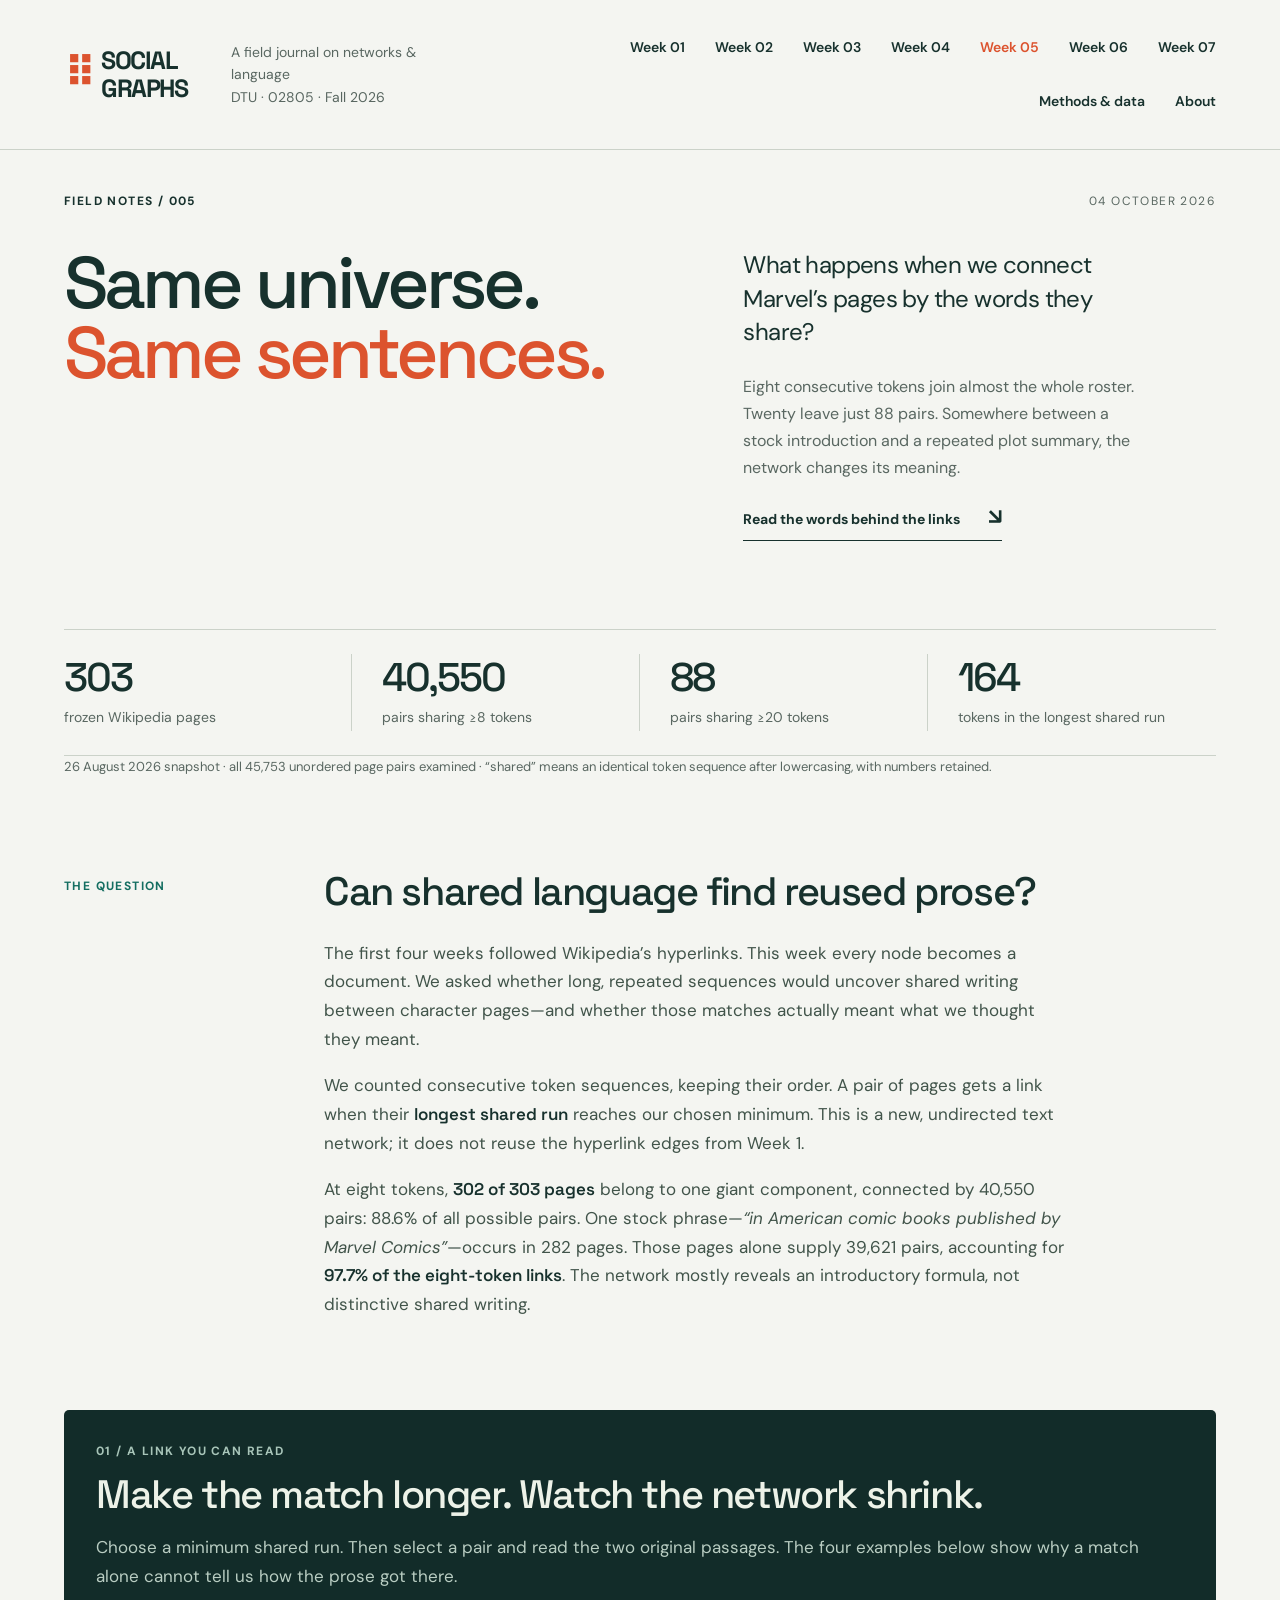
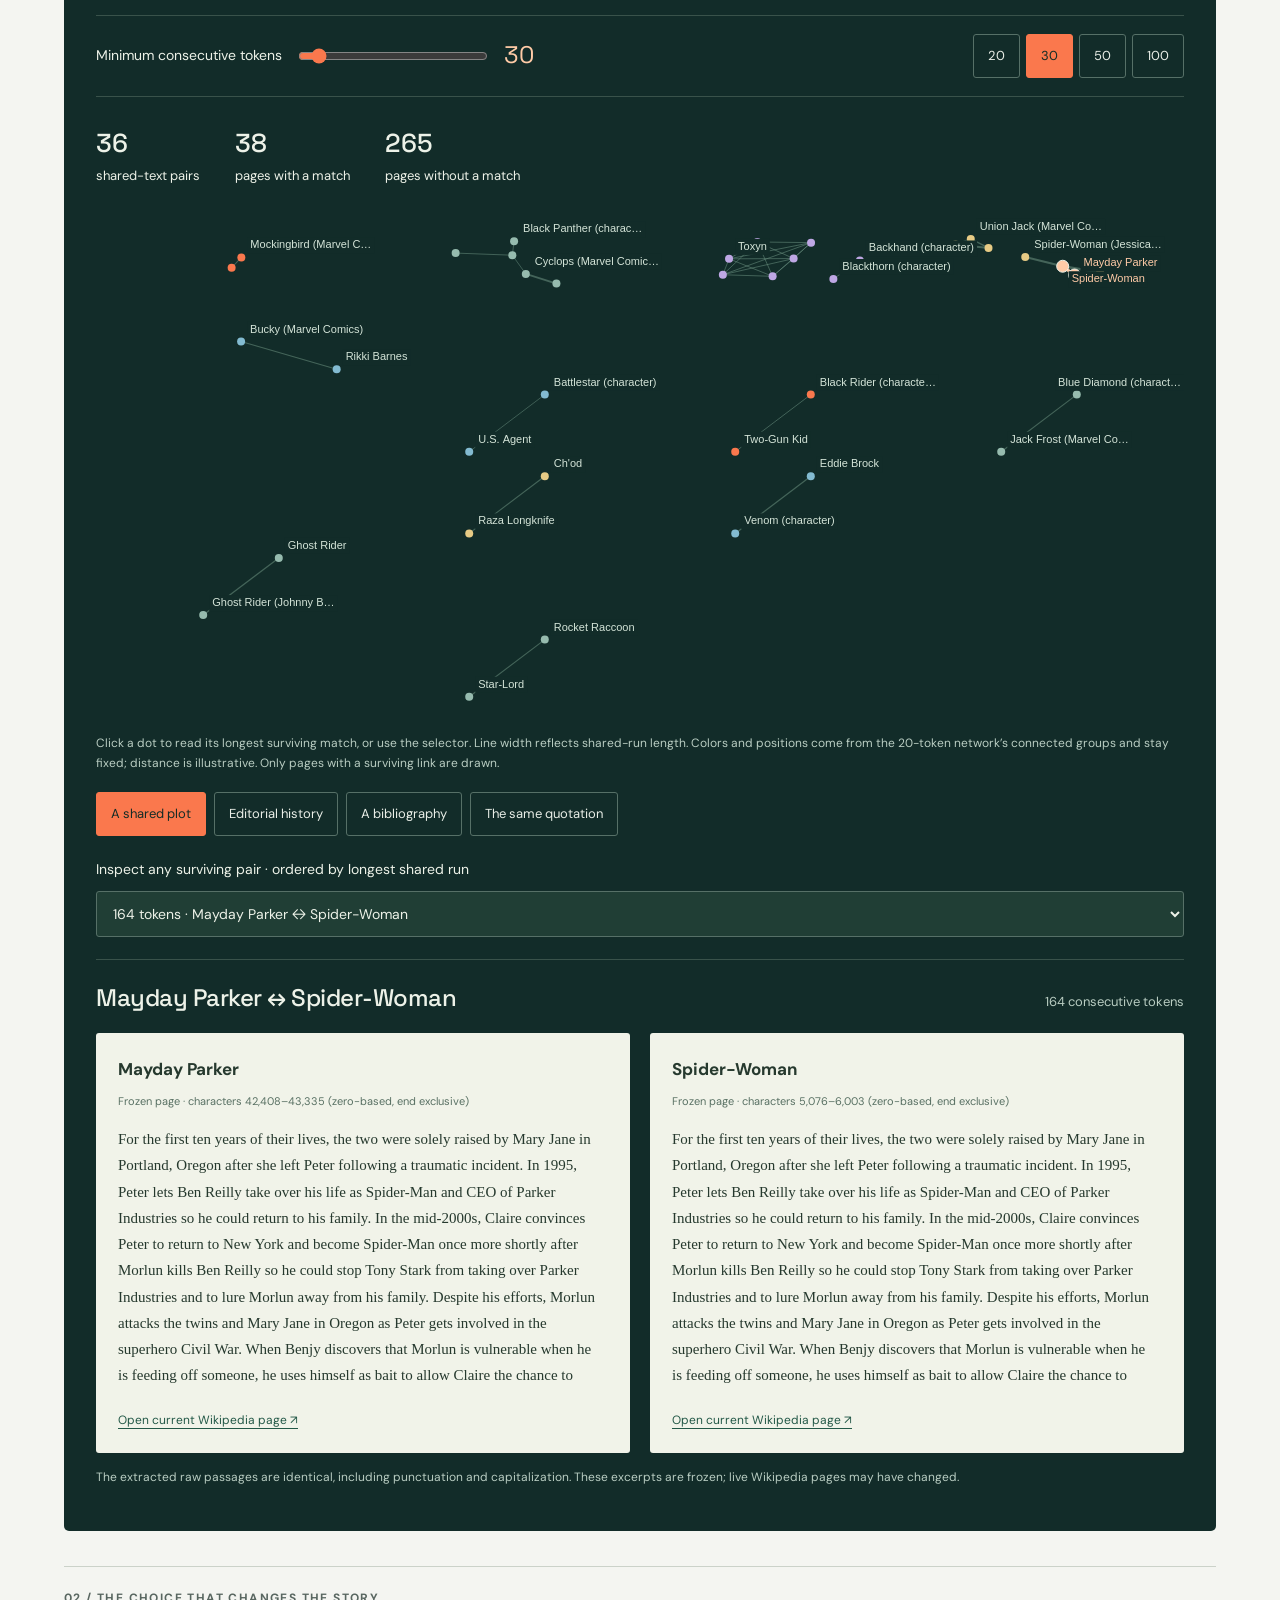
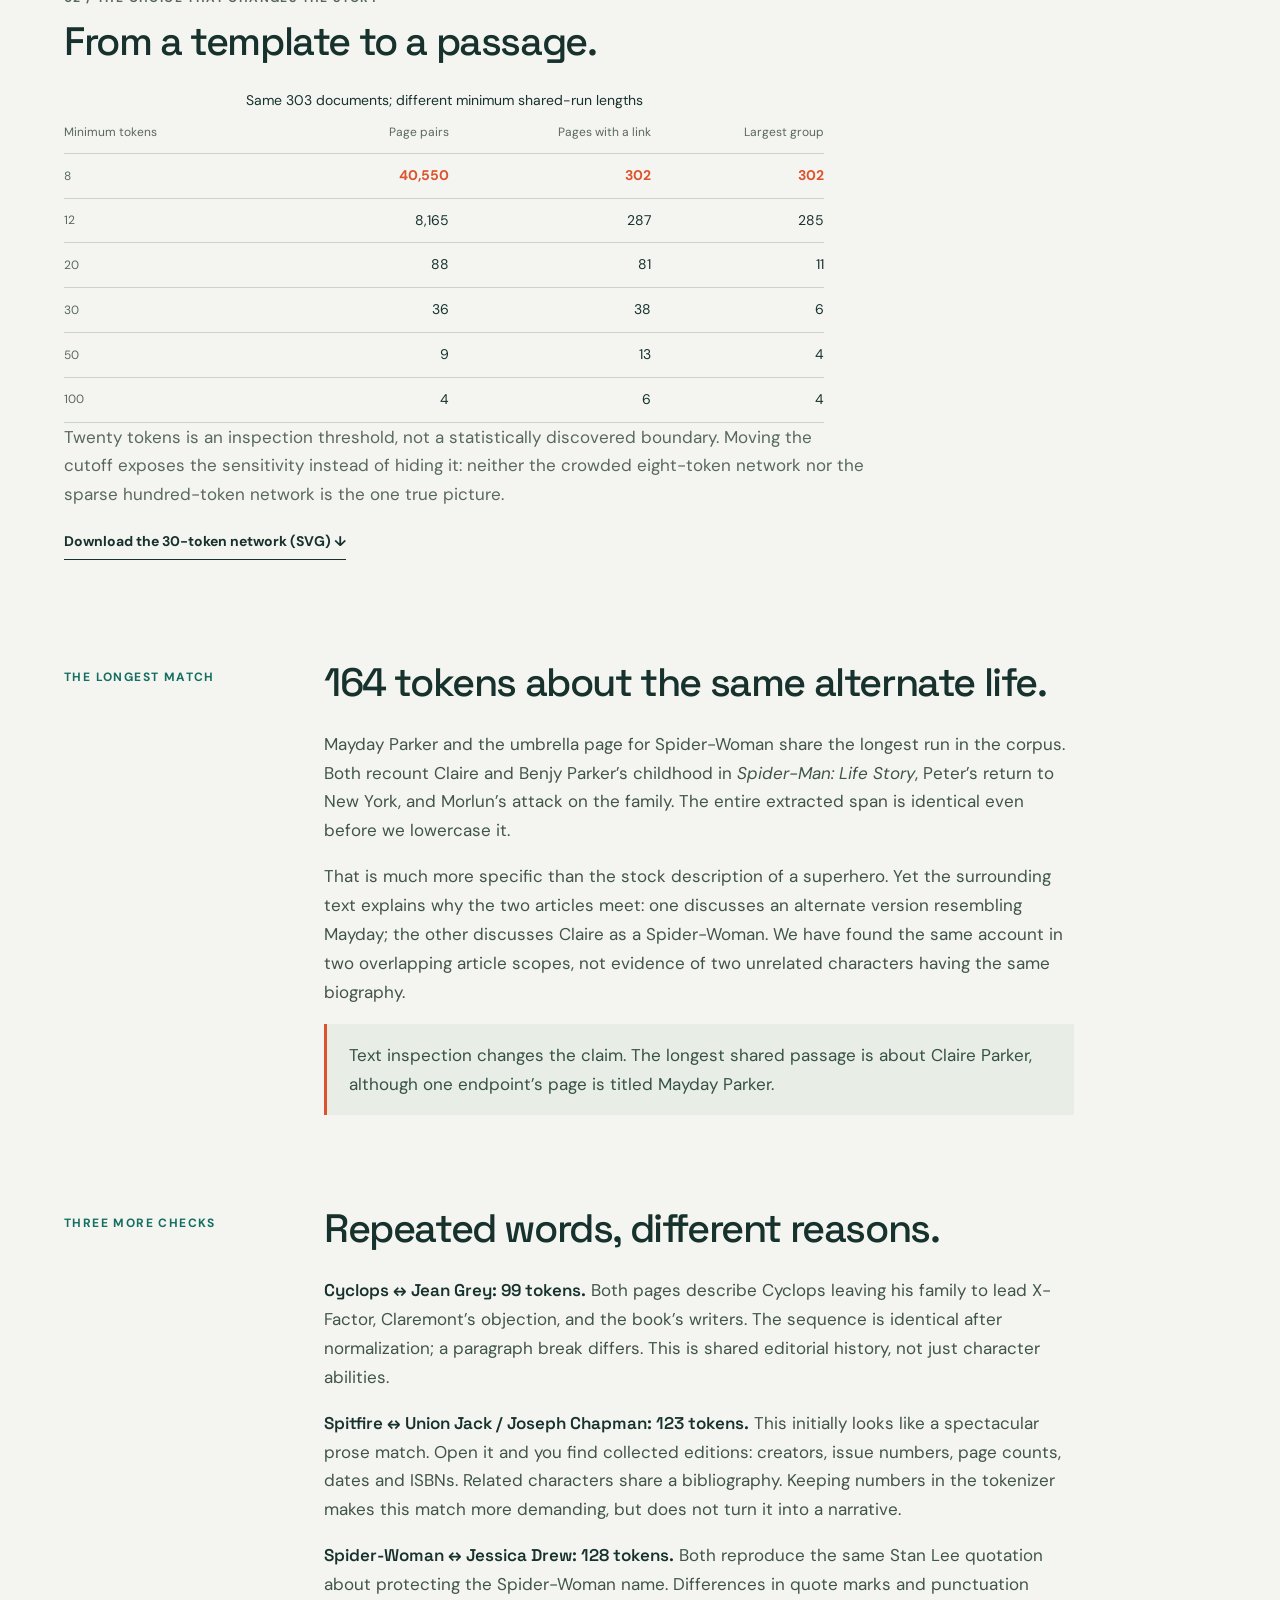
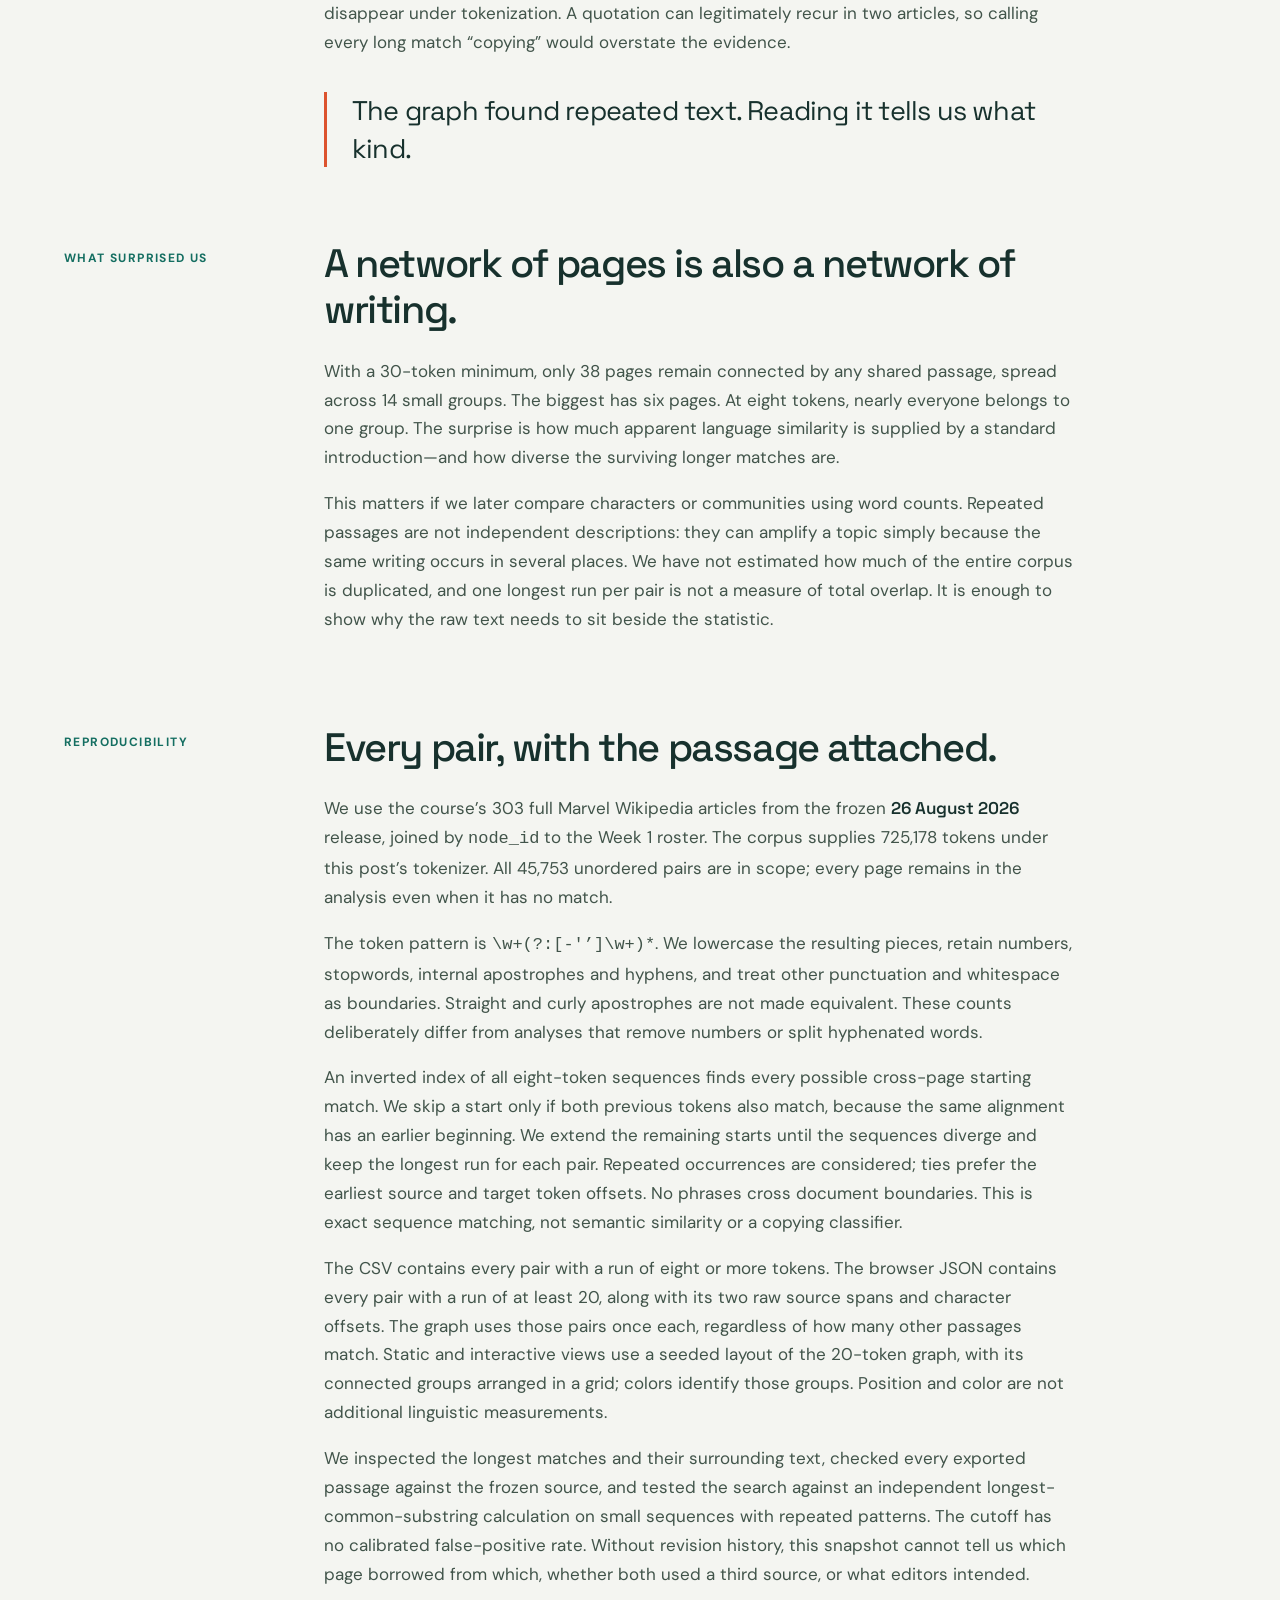
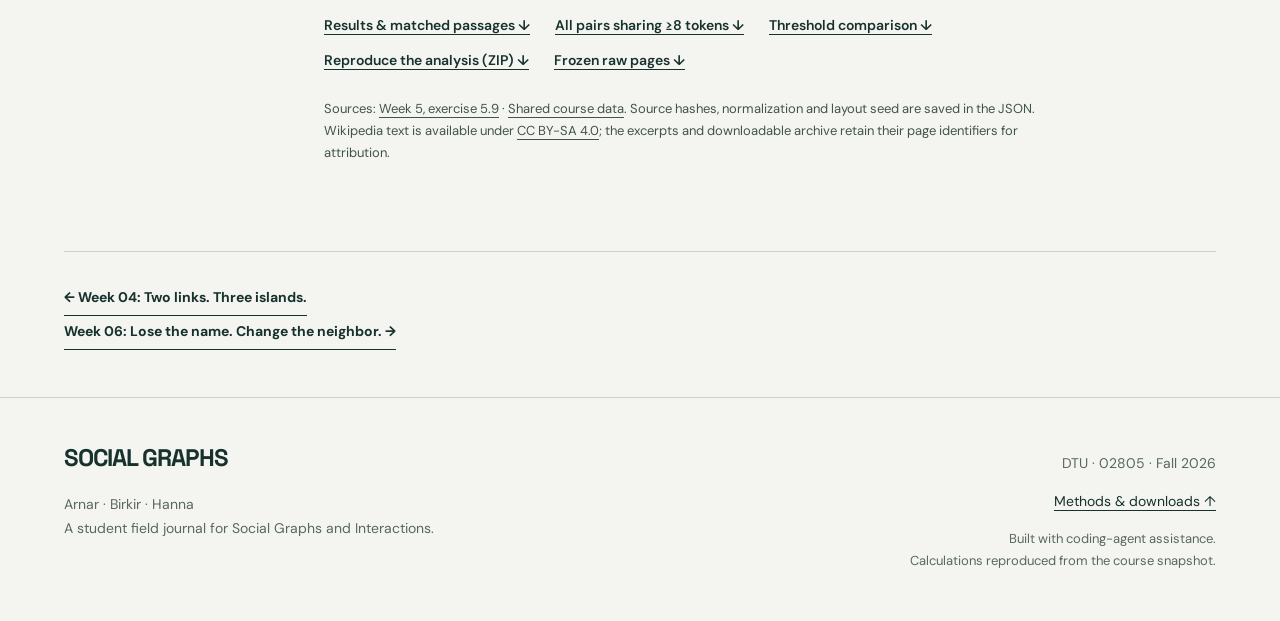
<file: site/weeks/week5.html>
<!doctype html>
<html lang="en">
<head>
  <meta charset="utf-8">
  <meta name="viewport" content="width=device-width,initial-scale=1">
  <meta name="theme-color" content="#122c29">
  <meta name="description" content="Eight shared words connect almost every Marvel Wikipedia page. Longer passages reveal a different network—and four different reasons for repeated text.">
  <title>Same universe. Same sentences. — Social Graphs, Week 5</title>
  <link rel="icon" href="../assets/favicon.svg" type="image/svg+xml">
  <link rel="stylesheet" href="../style.css">
  <link rel="stylesheet" href="../week5.css">
  <script src="../week5-core.js" defer></script>
  <script src="../week5.js" defer></script>
</head>
<body class="week5">
<a class="skip" href="#post">Skip to article</a>
<header class="masthead">
  <a class="wordmark" href="../" aria-label="Social Graphs home"><span class="brand-icon" aria-hidden="true">⠿</span> SOCIAL<br><span class="wordmark-bottom">GRAPHS</span></a>
  <div class="masthead-caption">A field journal on networks & language<br>DTU · 02805 · Fall 2026</div>
  <nav aria-label="Main navigation"><a href="../#post">Week 01</a><a href="week2.html">Week 02</a><a href="week3.html">Week 03</a><a href="week4.html">Week 04</a><a href="week5.html" aria-current="page">Week 05</a><a href="week6.html">Week 06</a><a href="week7.html">Week 07</a><a href="#methods">Methods & data</a><a href="#about">About</a></nav>
</header>
<main id="post">
  <section class="intro">
    <div class="eyebrow">FIELD NOTES / 005 <span>04 OCTOBER 2026</span></div>
    <div class="intro-grid">
      <h1>Same universe.<br><em>Same sentences.</em></h1>
      <div class="intro-copy"><p class="lede">What happens when we connect Marvel’s pages by the words they share?</p><p>Eight consecutive tokens join almost the whole roster. Twenty leave just 88 pairs. Somewhere between a stock introduction and a repeated plot summary, the network changes its meaning.</p><a class="text-link" href="#shared">Read the words behind the links <span aria-hidden="true">↘</span></a></div>
    </div>
    <div class="metrics" aria-label="Key findings"><div><strong>303</strong><span>frozen Wikipedia pages</span></div><div><strong>40,550</strong><span>pairs sharing ≥8 tokens</span></div><div><strong>88</strong><span>pairs sharing ≥20 tokens</span></div><div><strong>164</strong><span>tokens in the longest shared run</span></div></div>
    <p class="small">26 August 2026 snapshot · all 45,753 unordered page pairs examined · “shared” means an identical token sequence after lowercasing, with numbers retained.</p>
  </section>

  <article class="story">
    <section class="story-section"><div class="margin-label">THE QUESTION</div><div class="story-body"><h2>Can shared language find reused prose?</h2><p>The first four weeks followed Wikipedia’s hyperlinks. This week every node becomes a document. We asked whether long, repeated sequences would uncover shared writing between character pages—and whether those matches actually meant what we thought they meant.</p><p>We counted consecutive token sequences, keeping their order. A pair of pages gets a link when their <strong>longest shared run</strong> reaches our chosen minimum. This is a new, undirected text network; it does not reuse the hyperlink edges from Week 1.</p><p>At eight tokens, <strong>302 of 303 pages</strong> belong to one giant component, connected by 40,550 pairs: 88.6% of all possible pairs. One stock phrase—<em>“in American comic books published by Marvel Comics”</em>—occurs in 282 pages. Those pages alone supply 39,621 pairs, accounting for <strong>97.7% of the eight-token links</strong>. The network mostly reveals an introductory formula, not distinctive shared writing.</p></div></section>
  </article>

  <section class="shared-panel" id="shared" aria-labelledby="shared-title">
    <p class="eyebrow">01 / A LINK YOU CAN READ</p>
    <h2 id="shared-title">Make the match longer. Watch the network shrink.</h2>
    <p>Choose a minimum shared run. Then select a pair and read the two original passages. The four examples below show why a match alone cannot tell us how the prose got there.</p>
    <div class="shared-controls"><label class="threshold-label" for="threshold">Minimum consecutive tokens <input id="threshold" type="range" min="20" max="150" step="1" value="30" disabled><output id="threshold-value" for="threshold">30</output></label><div class="presets" role="group" aria-label="Minimum shared run"><button data-threshold="20" aria-pressed="false" disabled>20</button><button data-threshold="30" aria-pressed="true" disabled>30</button><button data-threshold="50" aria-pressed="false" disabled>50</button><button data-threshold="100" aria-pressed="false" disabled>100</button></div></div>
    <div class="map-stats" aria-live="polite"><div><strong id="pair-count">36</strong>shared-text pairs</div><div><strong id="page-count">38</strong>pages with a match</div><div><strong id="unshown-count">265</strong>pages without a match</div></div>
    <div class="shared-map-wrap"><canvas id="shared-map" role="img" aria-label="Shared-text network at a 30-token minimum. Use the pair selector below to inspect its 36 links."></canvas></div>
    <p class="map-help">Click a dot to read its longest surviving match, or use the selector. Line width reflects shared-run length. Colors and positions come from the 20-token network’s connected groups and stay fixed; distance is illustrative. Only pages with a surviving link are drawn.</p>
    <div class="case-buttons" role="group" aria-label="Four inspected examples"><button data-case="0" aria-pressed="true" disabled>A shared plot</button><button data-case="1" aria-pressed="false" disabled>Editorial history</button><button data-case="2" aria-pressed="false" disabled>A bibliography</button><button data-case="3" aria-pressed="false" disabled>The same quotation</button></div>
    <label for="pair-select" class="pair-label">Inspect any surviving pair · ordered by longest shared run</label><select id="pair-select" class="pair-select" disabled><option>Loading shared passages…</option></select>
    <div class="passage-panel" aria-live="polite"><div class="passage-heading"><h3 id="passage-title">Mayday Parker ↔ Spider-Woman</h3><p id="passage-length">164 consecutive tokens</p></div><div class="passages"><div class="passage-card"><h4 id="source-name">Mayday Parker</h4><p class="offset" id="source-offset"></p><pre id="source-text">Loading the frozen source passage…</pre><a id="source-link" href="https://en.wikipedia.org/wiki/Mayday_Parker" target="_blank" rel="noopener">Open current Wikipedia page ↗</a></div><div class="passage-card"><h4 id="target-name">Spider-Woman</h4><p class="offset" id="target-offset"></p><pre id="target-text">Loading the frozen source passage…</pre><a id="target-link" href="https://en.wikipedia.org/wiki/Spider-Woman" target="_blank" rel="noopener">Open current Wikipedia page ↗</a></div></div><p class="match-note" id="match-note">The excerpts come from the frozen archive; live Wikipedia pages may have changed.</p></div>
  </section>
  <p class="week5-error" id="week5-error" role="alert" hidden></p>
  <noscript><p>The interactive graph needs JavaScript. The table, article and <a href="../assets/week5-shared-text.svg">standalone network figure</a> contain the main results.</p></noscript>

  <section class="threshold-story" aria-labelledby="threshold-title"><p class="eyebrow">02 / THE CHOICE THAT CHANGES THE STORY</p><h2 id="threshold-title">From a template to a passage.</h2><div class="threshold-table"><table><caption>Same 303 documents; different minimum shared-run lengths</caption><thead><tr><th scope="col">Minimum tokens</th><th scope="col">Page pairs</th><th scope="col">Pages with a link</th><th scope="col">Largest group</th></tr></thead><tbody><tr><th scope="row">8</th><td>40,550</td><td>302</td><td>302</td></tr><tr><th scope="row">12</th><td>8,165</td><td>287</td><td>285</td></tr><tr><th scope="row">20</th><td>88</td><td>81</td><td>11</td></tr><tr><th scope="row">30</th><td>36</td><td>38</td><td>6</td></tr><tr><th scope="row">50</th><td>9</td><td>13</td><td>4</td></tr><tr><th scope="row">100</th><td>4</td><td>6</td><td>4</td></tr></tbody></table></div><p>Twenty tokens is an inspection threshold, not a statistically discovered boundary. Moving the cutoff exposes the sensitivity instead of hiding it: neither the crowded eight-token network nor the sparse hundred-token network is the one true picture.</p><a class="text-link" href="../assets/week5-shared-text.svg" download>Download the 30-token network (SVG) ↓</a></section>

  <article class="story">
    <section class="story-section"><div class="margin-label">THE LONGEST MATCH</div><div class="story-body"><h2>164 tokens about the same alternate life.</h2><p>Mayday Parker and the umbrella page for Spider-Woman share the longest run in the corpus. Both recount Claire and Benjy Parker’s childhood in <em>Spider-Man: Life Story</em>, Peter’s return to New York, and Morlun’s attack on the family. The entire extracted span is identical even before we lowercase it.</p><p>That is much more specific than the stock description of a superhero. Yet the surrounding text explains why the two articles meet: one discusses an alternate version resembling Mayday; the other discusses Claire as a Spider-Woman. We have found the same account in two overlapping article scopes, not evidence of two unrelated characters having the same biography.</p><p class="case-note">Text inspection changes the claim. The longest shared passage is about Claire Parker, although one endpoint’s page is titled Mayday Parker.</p></div></section>
    <section class="story-section"><div class="margin-label">THREE MORE CHECKS</div><div class="story-body"><h2>Repeated words, different reasons.</h2><p><strong>Cyclops ↔ Jean Grey: 99 tokens.</strong> Both pages describe Cyclops leaving his family to lead X-Factor, Claremont’s objection, and the book’s writers. The sequence is identical after normalization; a paragraph break differs. This is shared editorial history, not just character abilities.</p><p><strong>Spitfire ↔ Union Jack / Joseph Chapman: 123 tokens.</strong> This initially looks like a spectacular prose match. Open it and you find collected editions: creators, issue numbers, page counts, dates and ISBNs. Related characters share a bibliography. Keeping numbers in the tokenizer makes this match more demanding, but does not turn it into a narrative.</p><p><strong>Spider-Woman ↔ Jessica Drew: 128 tokens.</strong> Both reproduce the same Stan Lee quotation about protecting the Spider-Woman name. Differences in quote marks and punctuation disappear under tokenization. A quotation can legitimately recur in two articles, so calling every long match “copying” would overstate the evidence.</p><blockquote>The graph found repeated text. Reading it tells us what kind.</blockquote></div></section>
    <section class="story-section"><div class="margin-label">WHAT SURPRISED US</div><div class="story-body"><h2>A network of pages is also a network of writing.</h2><p>With a 30-token minimum, only 38 pages remain connected by any shared passage, spread across 14 small groups. The biggest has six pages. At eight tokens, nearly everyone belongs to one group. The surprise is how much apparent language similarity is supplied by a standard introduction—and how diverse the surviving longer matches are.</p><p>This matters if we later compare characters or communities using word counts. Repeated passages are not independent descriptions: they can amplify a topic simply because the same writing occurs in several places. We have not estimated how much of the entire corpus is duplicated, and one longest run per pair is not a measure of total overlap. It is enough to show why the raw text needs to sit beside the statistic.</p></div></section>
    <section class="story-section" id="methods"><div class="margin-label">REPRODUCIBILITY</div><div class="story-body"><h2>Every pair, with the passage attached.</h2><p>We use the course’s 303 full Marvel Wikipedia articles from the frozen <strong>26 August 2026</strong> release, joined by <code>node_id</code> to the Week 1 roster. The corpus supplies 725,178 tokens under this post’s tokenizer. All 45,753 unordered pairs are in scope; every page remains in the analysis even when it has no match.</p><p>The token pattern is <code>\w+(?:[-'’]\w+)*</code>. We lowercase the resulting pieces, retain numbers, stopwords, internal apostrophes and hyphens, and treat other punctuation and whitespace as boundaries. Straight and curly apostrophes are not made equivalent. These counts deliberately differ from analyses that remove numbers or split hyphenated words.</p><p>An inverted index of all eight-token sequences finds every possible cross-page starting match. We skip a start only if both previous tokens also match, because the same alignment has an earlier beginning. We extend the remaining starts until the sequences diverge and keep the longest run for each pair. Repeated occurrences are considered; ties prefer the earliest source and target token offsets. No phrases cross document boundaries. This is exact sequence matching, not semantic similarity or a copying classifier.</p><p>The CSV contains every pair with a run of eight or more tokens. The browser JSON contains every pair with a run of at least 20, along with its two raw source spans and character offsets. The graph uses those pairs once each, regardless of how many other passages match. Static and interactive views use a seeded layout of the 20-token graph, with its connected groups arranged in a grid; colors identify those groups. Position and color are not additional linguistic measurements.</p><p>We inspected the longest matches and their surrounding text, checked every exported passage against the frozen source, and tested the search against an independent longest-common-substring calculation on small sequences with repeated patterns. The cutoff has no calibrated false-positive rate. Without revision history, this snapshot cannot tell us which page borrowed from which, whether both used a third source, or what editors intended.</p><div class="resource-links"><a href="../data/week5.json" download>Results & matched passages ↓</a><a href="../data/week5-pairs.csv" download>All pairs sharing ≥8 tokens ↓</a><a href="../data/week5-thresholds.csv" download>Threshold comparison ↓</a><a href="../downloads/week5-analysis.zip" download>Reproduce the analysis (ZIP) ↓</a><a href="../data/marvel_pages.zip" download>Frozen raw pages ↓</a></div><p class="small">Sources: <a href="https://sunelehmann.com/socialgraphs2026-web/weeks/week5.html#go-nuts">Week 5, exercise 5.9</a> · <a href="https://sunelehmann.com/socialgraphs2026-web/data/">Shared course data</a>. Source hashes, normalization and layout seed are saved in the JSON. Wikipedia text is available under <a href="https://creativecommons.org/licenses/by-sa/4.0/">CC BY-SA 4.0</a>; the excerpts and downloadable archive retain their page identifiers for attribution.</p></div></section>
  </article>
  <div class="post-pagination"><a class="text-link" href="week4.html">← Week 04: Two links. Three islands.</a><p><a class="text-link" href="week6.html">Week 06: Lose the name. Change the neighbor. →</a></p></div>
</main>
<footer id="about"><div><a class="footer-brand" href="../">SOCIAL GRAPHS</a><p>Arnar · Birkir · Hanna<br>A student field journal for Social Graphs and Interactions.</p></div><div><p>DTU · 02805 · Fall 2026</p><a href="#methods">Methods & downloads ↑</a><p class="small">Built with coding-agent assistance.<br>Calculations reproduced from the course snapshot.</p></div></footer>
</body>
</html>
</file>
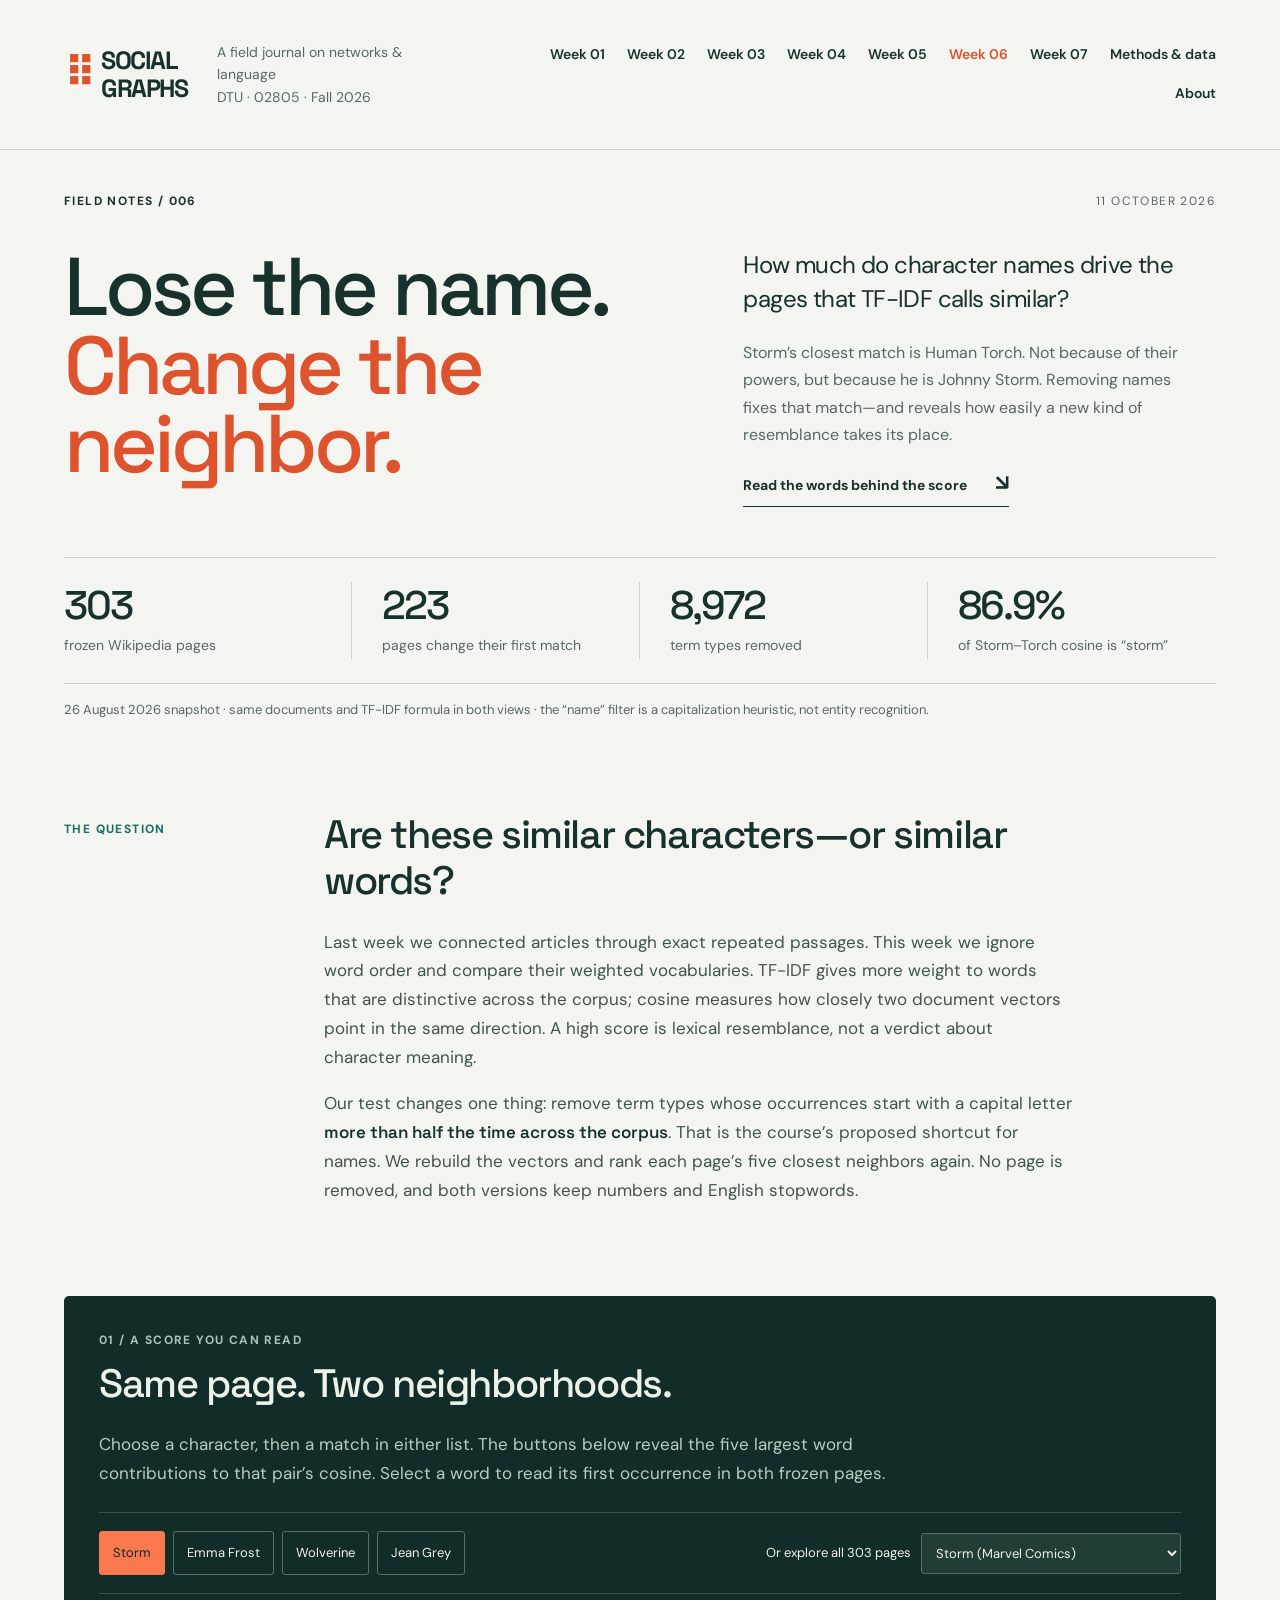
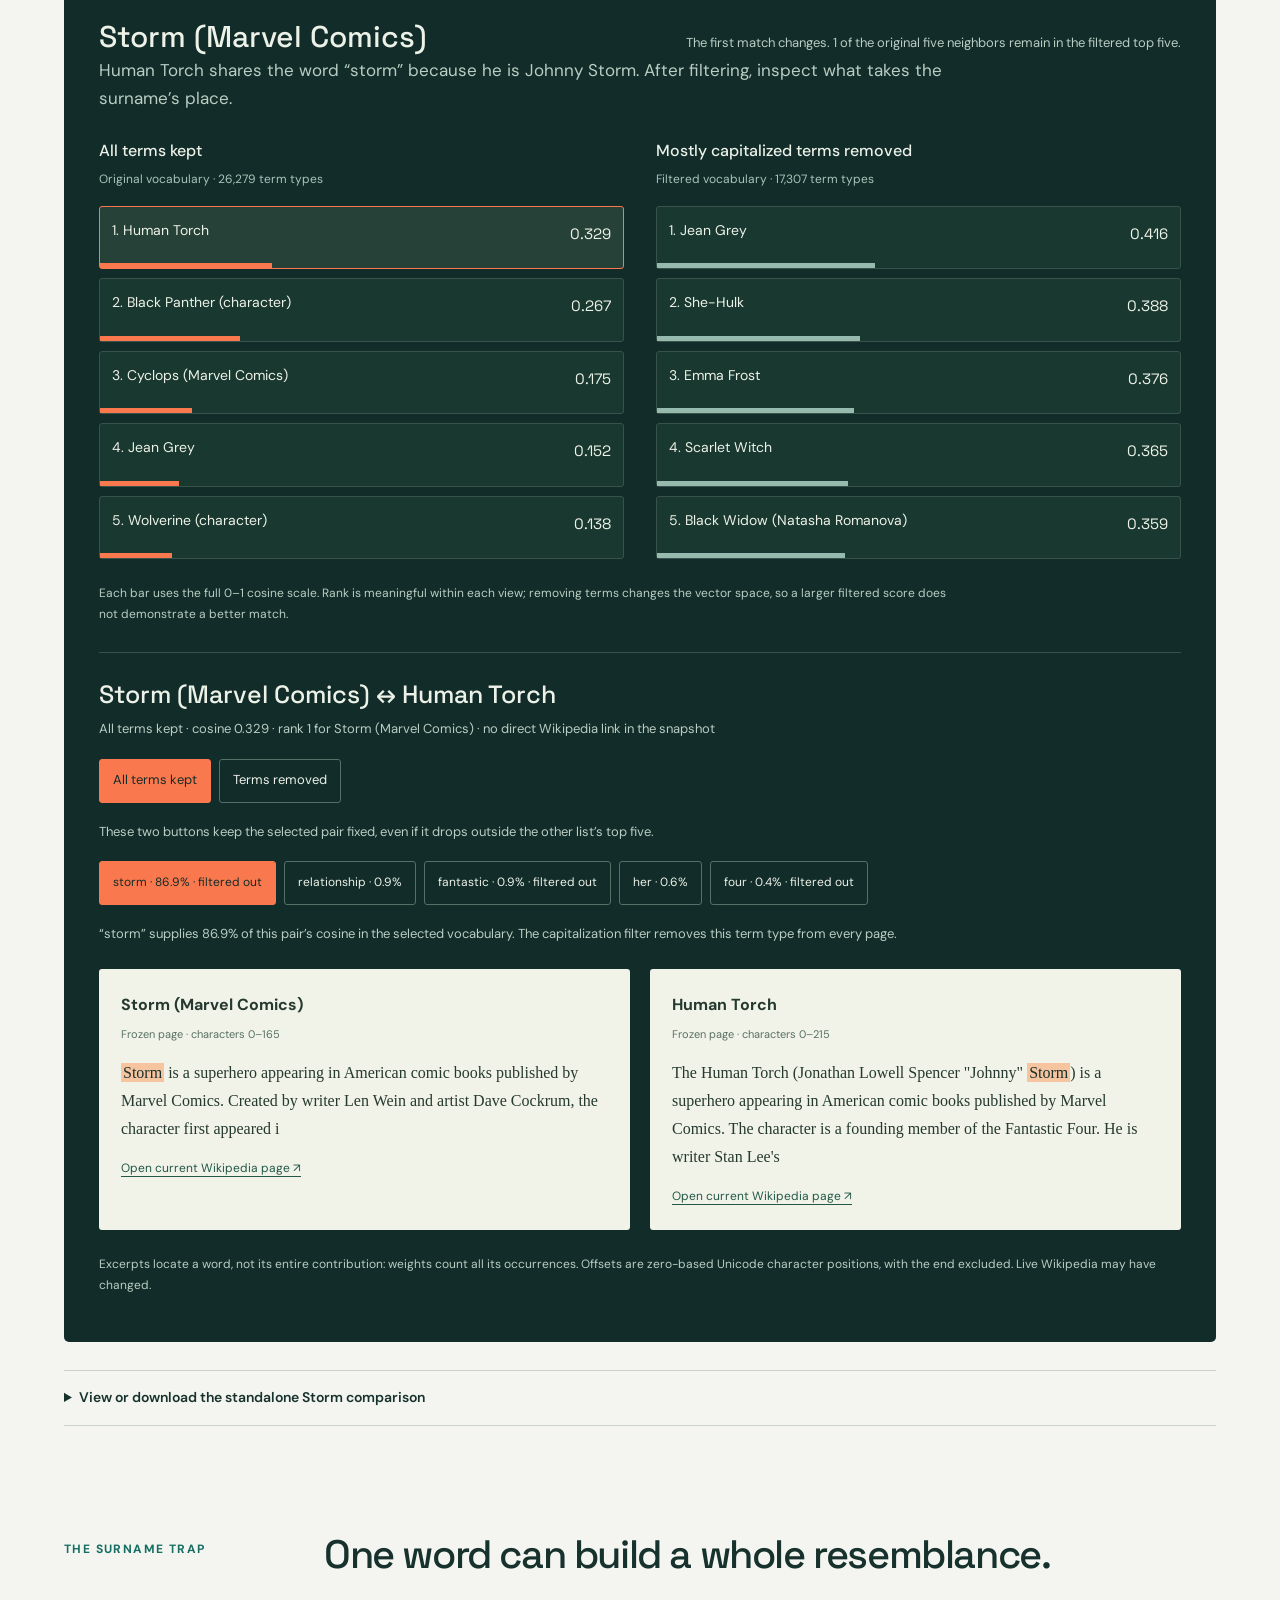
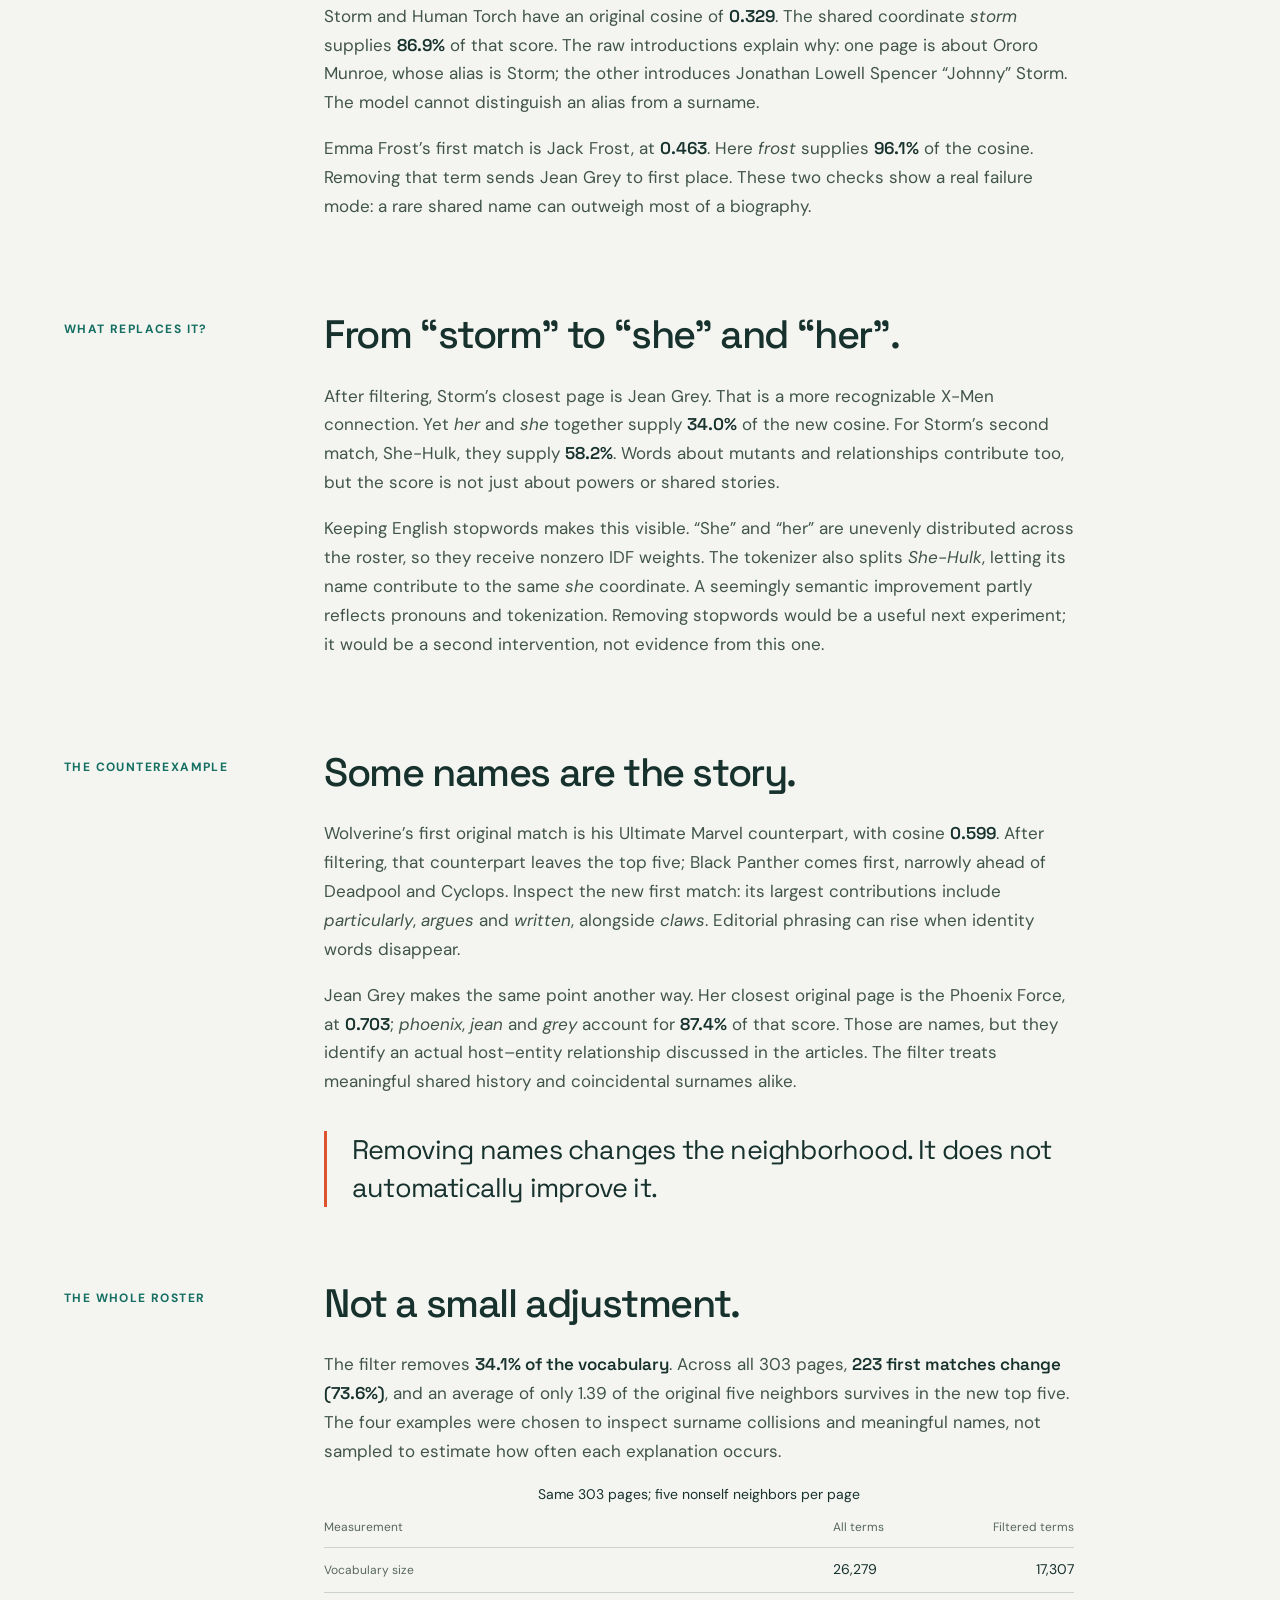
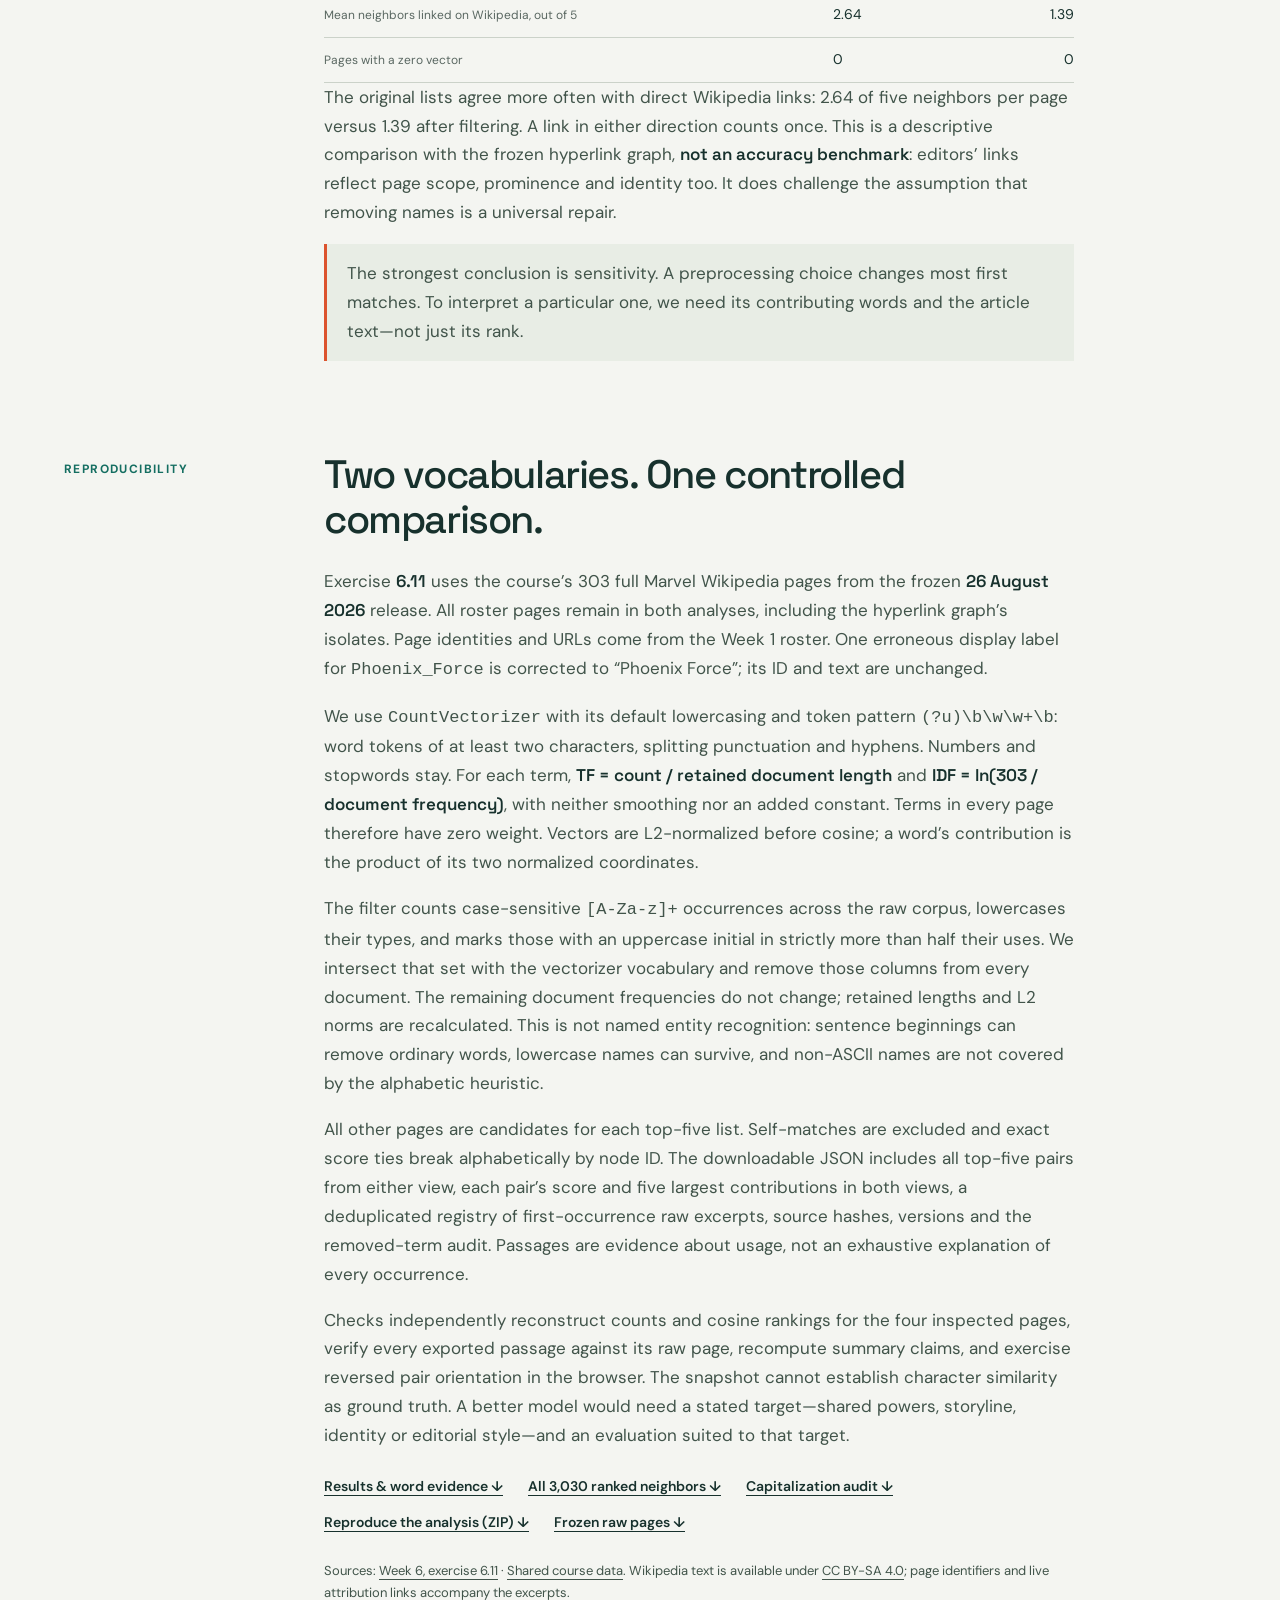
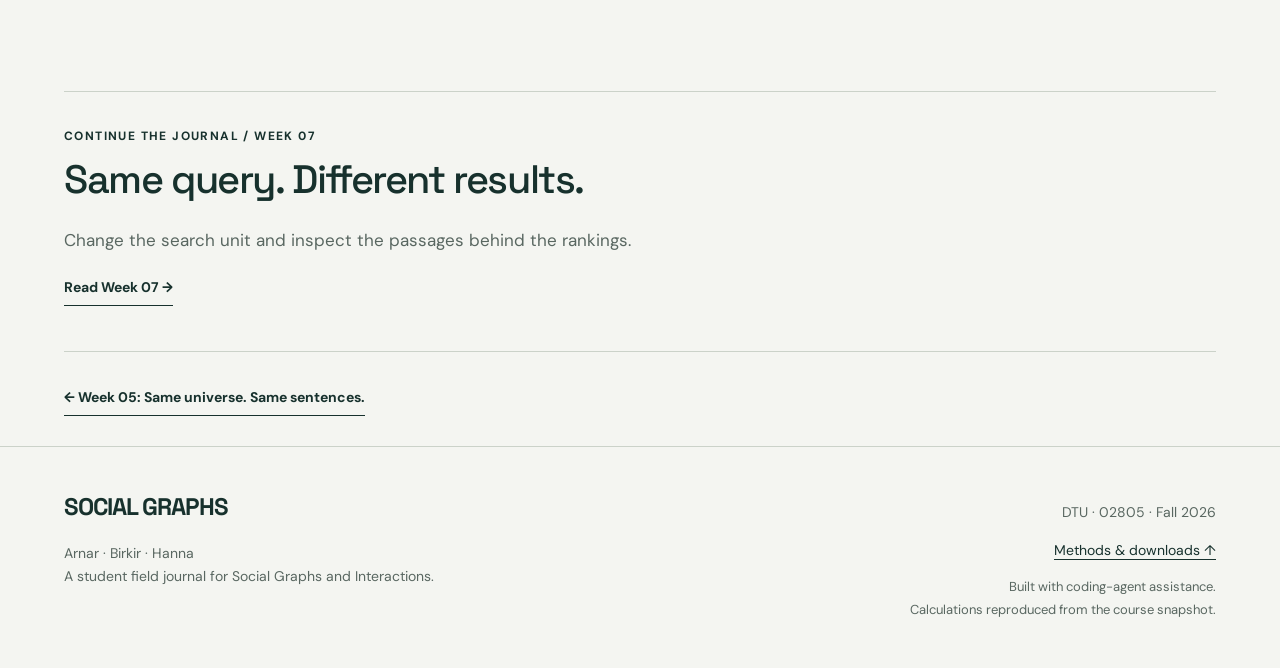
<file: site/weeks/week6.html>
<!doctype html>
<html lang="en">
<head>
  <meta charset="utf-8">
  <meta name="viewport" content="width=device-width,initial-scale=1">
  <meta name="theme-color" content="#122c29">
  <meta name="description" content="Remove mostly capitalized words from 303 Marvel Wikipedia pages and 223 nearest matches change. Read the words behind the TF-IDF scores: names can mislead, but they can also carry the story.">
  <title>Lose the name. Change the neighbor. — Social Graphs, Week 6</title>
  <link rel="icon" href="../assets/favicon.svg" type="image/svg+xml">
  <link rel="stylesheet" href="../style.css">
  <link rel="stylesheet" href="../week6.css">
  <script src="../week6-core.js" defer></script>
  <script src="../week6.js" defer></script>
</head>
<body class="week6">
<a class="skip" href="#post">Skip to article</a>
<header class="masthead">
  <a class="wordmark" href="../" aria-label="Social Graphs home"><span class="brand-icon" aria-hidden="true">⠿</span> SOCIAL<br><span class="wordmark-bottom">GRAPHS</span></a>
  <div class="masthead-caption">A field journal on networks & language<br>DTU · 02805 · Fall 2026</div>
  <nav aria-label="Main navigation"><a href="../#post">Week 01</a><a href="week2.html">Week 02</a><a href="week3.html">Week 03</a><a href="week4.html">Week 04</a><a href="week5.html">Week 05</a><a href="week6.html" aria-current="page">Week 06</a><a href="week7.html">Week 07</a><a href="#methods">Methods & data</a><a href="#about">About</a></nav>
</header>
<main id="post">
  <section class="intro">
    <div class="eyebrow">FIELD NOTES / 006 <span>11 OCTOBER 2026</span></div>
    <div class="intro-grid">
      <h1>Lose the name.<br><em>Change the<br>neighbor.</em></h1>
      <div class="intro-copy"><p class="lede">How much do character names drive the pages that TF-IDF calls similar?</p><p>Storm’s closest match is Human Torch. Not because of their powers, but because he is Johnny Storm. Removing names fixes that match—and reveals how easily a new kind of resemblance takes its place.</p><a class="text-link" href="#lookalikes">Read the words behind the score <span aria-hidden="true">↘</span></a></div>
    </div>
    <div class="metrics" aria-label="Key findings"><div><strong>303</strong><span>frozen Wikipedia pages</span></div><div><strong>223</strong><span>pages change their first match</span></div><div><strong>8,972</strong><span>term types removed</span></div><div><strong>86.9%</strong><span>of Storm–Torch cosine is “storm”</span></div></div>
    <p class="small">26 August 2026 snapshot · same documents and TF-IDF formula in both views · the “name” filter is a capitalization heuristic, not entity recognition.</p>
  </section>

  <article class="story">
    <section class="story-section"><div class="margin-label">THE QUESTION</div><div class="story-body"><h2>Are these similar characters—or similar words?</h2><p>Last week we connected articles through exact repeated passages. This week we ignore word order and compare their weighted vocabularies. TF-IDF gives more weight to words that are distinctive across the corpus; cosine measures how closely two document vectors point in the same direction. A high score is lexical resemblance, not a verdict about character meaning.</p><p>Our test changes one thing: remove term types whose occurrences start with a capital letter <strong>more than half the time across the corpus</strong>. That is the course’s proposed shortcut for names. We rebuild the vectors and rank each page’s five closest neighbors again. No page is removed, and both versions keep numbers and English stopwords.</p></div></section>
  </article>

  <section class="lookalikes" id="lookalikes" aria-labelledby="lookalikes-title">
    <p class="eyebrow">01 / A SCORE YOU CAN READ</p>
    <h2 id="lookalikes-title">Same page. Two neighborhoods.</h2>
    <p>Choose a character, then a match in either list. The buttons below reveal the five largest word contributions to that pair’s cosine. Select a word to read its first occurrence in both frozen pages.</p>
    <div class="look-controls"><div class="case-buttons" role="group" aria-label="Four inspected examples"><button data-character="Storm_(Marvel_Comics)" aria-pressed="true" disabled>Storm</button><button data-character="Emma_Frost" aria-pressed="false" disabled>Emma Frost</button><button data-character="Wolverine_(character)" aria-pressed="false" disabled>Wolverine</button><button data-character="Jean_Grey" aria-pressed="false" disabled>Jean Grey</button></div><label for="character">Or explore all 303 pages <select id="character" disabled><option>Loading characters…</option></select></label></div>
    <div class="ranks-heading"><h3 id="chosen-name">Storm (Marvel Comics)</h3><p id="retained-note">The first match changes. 1 of the original five neighbors remains.</p></div>
    <p id="case-note">Human Torch shares the word “storm” because he is Johnny Storm. After filtering, inspect what takes the surname’s place.</p>
    <div class="rank-columns"><div class="rank-column"><h4>All terms kept</h4><p>Original vocabulary · 26,279 term types</p><ol class="rank-list" id="original-list"><li>Human Torch · 0.329</li><li>Black Panther · 0.267</li><li>Cyclops · 0.175</li><li>Jean Grey · 0.152</li><li>Wolverine · 0.138</li></ol></div><div class="rank-column"><h4>Mostly capitalized terms removed</h4><p>Filtered vocabulary · 17,307 term types</p><ol class="rank-list" id="filtered-list"><li>Jean Grey · 0.416</li><li>She-Hulk · 0.388</li><li>Emma Frost · 0.376</li><li>Scarlet Witch · 0.365</li><li>Black Widow · 0.359</li></ol></div></div>
    <p class="chart-note">Each bar uses the full 0–1 cosine scale. Rank is meaningful within each view; removing terms changes the vector space, so a larger filtered score does not demonstrate a better match.</p>
    <div class="pair-evidence" aria-live="polite"><h3 id="pair-title">Storm ↔ Human Torch</h3><p id="pair-caption">All terms kept · cosine 0.329</p><div class="vocabulary-buttons" role="group" aria-label="Inspect this same pair in either vocabulary"><button data-vocabulary="original" aria-pressed="true" disabled>All terms kept</button><button data-vocabulary="filtered" aria-pressed="false" disabled>Terms removed</button></div><p>These two buttons keep the selected pair fixed, even if it drops outside the other list’s top five.</p><div class="term-buttons" id="term-buttons" role="group" aria-label="Largest word contributions"></div><p id="term-note">The term “storm” supplies 86.9% of this pair’s original cosine.</p><div class="passages"><div class="passage-card"><h4 id="source-name">Storm (Marvel Comics)</h4><p class="offset" id="source-offset"></p><pre id="source-passage">Loading the frozen source passage…</pre><a id="source-link" href="https://en.wikipedia.org/wiki/Storm_(Marvel_Comics)" target="_blank" rel="noopener">Open current Wikipedia page ↗</a></div><div class="passage-card"><h4 id="target-name">Human Torch</h4><p class="offset" id="target-offset"></p><pre id="target-passage">Loading the frozen source passage…</pre><a id="target-link" href="https://en.wikipedia.org/wiki/Human_Torch" target="_blank" rel="noopener">Open current Wikipedia page ↗</a></div></div><p class="data-warning">Excerpts locate a word, not its entire contribution: weights count all its occurrences. Offsets are zero-based Unicode character positions, with the end excluded. Live Wikipedia may have changed.</p></div>
  </section>
  <p class="week6-error" id="week6-error" role="alert" hidden></p>
  <noscript><p>The interactive inspector needs JavaScript. Both ranked lists above, the table below and the standalone figure preserve the main findings.</p></noscript>
  <details class="figure-fallback"><summary>View or download the standalone Storm comparison</summary><img src="../assets/week6-lookalikes.svg" alt="Storm’s top three matches: Human Torch, Black Panther and Cyclops with all terms; Jean Grey, She-Hulk and Emma Frost after the capitalization filter."><p><a href="../assets/week6-lookalikes.svg" download>Download the comparison (SVG) ↓</a></p></details>

  <article class="story">
    <section class="story-section"><div class="margin-label">THE SURNAME TRAP</div><div class="story-body"><h2>One word can build a whole resemblance.</h2><p>Storm and Human Torch have an original cosine of <strong>0.329</strong>. The shared coordinate <em>storm</em> supplies <strong>86.9%</strong> of that score. The raw introductions explain why: one page is about Ororo Munroe, whose alias is Storm; the other introduces Jonathan Lowell Spencer “Johnny” Storm. The model cannot distinguish an alias from a surname.</p><p>Emma Frost’s first match is Jack Frost, at <strong>0.463</strong>. Here <em>frost</em> supplies <strong>96.1%</strong> of the cosine. Removing that term sends Jean Grey to first place. These two checks show a real failure mode: a rare shared name can outweigh most of a biography.</p></div></section>
    <section class="story-section"><div class="margin-label">WHAT REPLACES IT?</div><div class="story-body"><h2>From “storm” to “she” and “her”.</h2><p>After filtering, Storm’s closest page is Jean Grey. That is a more recognizable X-Men connection. Yet <em>her</em> and <em>she</em> together supply <strong>34.0%</strong> of the new cosine. For Storm’s second match, She-Hulk, they supply <strong>58.2%</strong>. Words about mutants and relationships contribute too, but the score is not just about powers or shared stories.</p><p>Keeping English stopwords makes this visible. “She” and “her” are unevenly distributed across the roster, so they receive nonzero IDF weights. The tokenizer also splits <em>She-Hulk</em>, letting its name contribute to the same <em>she</em> coordinate. A seemingly semantic improvement partly reflects pronouns and tokenization. Removing stopwords would be a useful next experiment; it would be a second intervention, not evidence from this one.</p></div></section>
    <section class="story-section"><div class="margin-label">THE COUNTEREXAMPLE</div><div class="story-body"><h2>Some names are the story.</h2><p>Wolverine’s first original match is his Ultimate Marvel counterpart, with cosine <strong>0.599</strong>. After filtering, that counterpart leaves the top five; Black Panther comes first, narrowly ahead of Deadpool and Cyclops. Inspect the new first match: its largest contributions include <em>particularly</em>, <em>argues</em> and <em>written</em>, alongside <em>claws</em>. Editorial phrasing can rise when identity words disappear.</p><p>Jean Grey makes the same point another way. Her closest original page is the Phoenix Force, at <strong>0.703</strong>; <em>phoenix</em>, <em>jean</em> and <em>grey</em> account for <strong>87.4%</strong> of that score. Those are names, but they identify an actual host–entity relationship discussed in the articles. The filter treats meaningful shared history and coincidental surnames alike.</p><blockquote>Removing names changes the neighborhood. It does not automatically improve it.</blockquote></div></section>
    <section class="story-section"><div class="margin-label">THE WHOLE ROSTER</div><div class="story-body"><h2>Not a small adjustment.</h2><p>The filter removes <strong>34.1% of the vocabulary</strong>. Across all 303 pages, <strong>223 first matches change (73.6%)</strong>, and an average of only 1.39 of the original five neighbors survives in the new top five. The four examples were chosen to inspect surname collisions and meaningful names, not sampled to estimate how often each explanation occurs.</p><div class="result-table"><table><caption>Same 303 pages; five nonself neighbors per page</caption><thead><tr><th scope="col">Measurement</th><th scope="col">All terms</th><th scope="col">Filtered terms</th></tr></thead><tbody><tr><th scope="row">Vocabulary size</th><td>26,279</td><td>17,307</td></tr><tr><th scope="row">Mean neighbors linked on Wikipedia, out of 5</th><td>2.64</td><td>1.39</td></tr><tr><th scope="row">Pages with a zero vector</th><td>0</td><td>0</td></tr></tbody></table></div><p>The original lists agree more often with direct Wikipedia links: 2.64 of five neighbors per page versus 1.39 after filtering. A link in either direction counts once. This is a descriptive comparison with the frozen hyperlink graph, <strong>not an accuracy benchmark</strong>: editors’ links reflect page scope, prominence and identity too. It does challenge the assumption that removing names is a universal repair.</p><p class="method-note">The strongest conclusion is sensitivity. A preprocessing choice changes most first matches. To interpret a particular one, we need its contributing words and the article text—not just its rank.</p></div></section>
    <section class="story-section" id="methods"><div class="margin-label">REPRODUCIBILITY</div><div class="story-body"><h2>Two vocabularies. One controlled comparison.</h2><p>Exercise <strong>6.11</strong> uses the course’s 303 full Marvel Wikipedia pages from the frozen <strong>26 August 2026</strong> release. All roster pages remain in both analyses, including the hyperlink graph’s isolates. Page identities and URLs come from the Week 1 roster. One erroneous display label for <code>Phoenix_Force</code> is corrected to “Phoenix Force”; its ID and text are unchanged.</p><p>We use <code>CountVectorizer</code> with its default lowercasing and token pattern <code>(?u)\b\w\w+\b</code>: word tokens of at least two characters, splitting punctuation and hyphens. Numbers and stopwords stay. For each term, <strong>TF = count / retained document length</strong> and <strong>IDF = ln(303 / document frequency)</strong>, with neither smoothing nor an added constant. Terms in every page therefore have zero weight. Vectors are L2-normalized before cosine; a word’s contribution is the product of its two normalized coordinates.</p><p>The filter counts case-sensitive <code>[A-Za-z]+</code> occurrences across the raw corpus, lowercases their types, and marks those with an uppercase initial in strictly more than half their uses. We intersect that set with the vectorizer vocabulary and remove those columns from every document. The remaining document frequencies do not change; retained lengths and L2 norms are recalculated. This is not named entity recognition: sentence beginnings can remove ordinary words, lowercase names can survive, and non-ASCII names are not covered by the alphabetic heuristic.</p><p>All other pages are candidates for each top-five list. Self-matches are excluded and exact score ties break alphabetically by node ID. The downloadable JSON includes all top-five pairs from either view, each pair’s score and five largest contributions in both views, a deduplicated registry of first-occurrence raw excerpts, source hashes, versions and the removed-term audit. Passages are evidence about usage, not an exhaustive explanation of every occurrence.</p><p>Checks independently reconstruct counts and cosine rankings for the four inspected pages, verify every exported passage against its raw page, recompute summary claims, and exercise reversed pair orientation in the browser. The snapshot cannot establish character similarity as ground truth. A better model would need a stated target—shared powers, storyline, identity or editorial style—and an evaluation suited to that target.</p><div class="resource-links"><a href="../data/week6.json" download>Results & word evidence ↓</a><a href="../data/week6-neighbors.csv" download>All 3,030 ranked neighbors ↓</a><a href="../data/week6-removed-terms.csv" download>Capitalization audit ↓</a><a href="../downloads/week6-analysis.zip" download>Reproduce the analysis (ZIP) ↓</a><a href="../data/marvel_pages.zip" download>Frozen raw pages ↓</a></div><p class="small">Sources: <a href="https://sunelehmann.com/socialgraphs2026-web/weeks/week6.html#go-nuts">Week 6, exercise 6.11</a> · <a href="https://sunelehmann.com/socialgraphs2026-web/data/">Shared course data</a>. Wikipedia text is available under <a href="https://creativecommons.org/licenses/by-sa/4.0/">CC BY-SA 4.0</a>; page identifiers and live attribution links accompany the excerpts.</p></div></section>
  </article>
  <section class="next-post"><p class="eyebrow">CONTINUE THE JOURNAL / WEEK 07</p><h2>Same query. Different results.</h2><p>Change the search unit and inspect the passages behind the rankings.</p><a class="text-link" href="week7.html">Read Week 07 →</a></section>
  <div class="post-pagination"><a class="text-link" href="week5.html">← Week 05: Same universe. Same sentences.</a></div>
</main>
<footer id="about"><div><a class="footer-brand" href="../">SOCIAL GRAPHS</a><p>Arnar · Birkir · Hanna<br>A student field journal for Social Graphs and Interactions.</p></div><div><p>DTU · 02805 · Fall 2026</p><a href="#methods">Methods & downloads ↑</a><p class="small">Built with coding-agent assistance.<br>Calculations reproduced from the course snapshot.</p></div></footer>
</body>
</html>
</file>
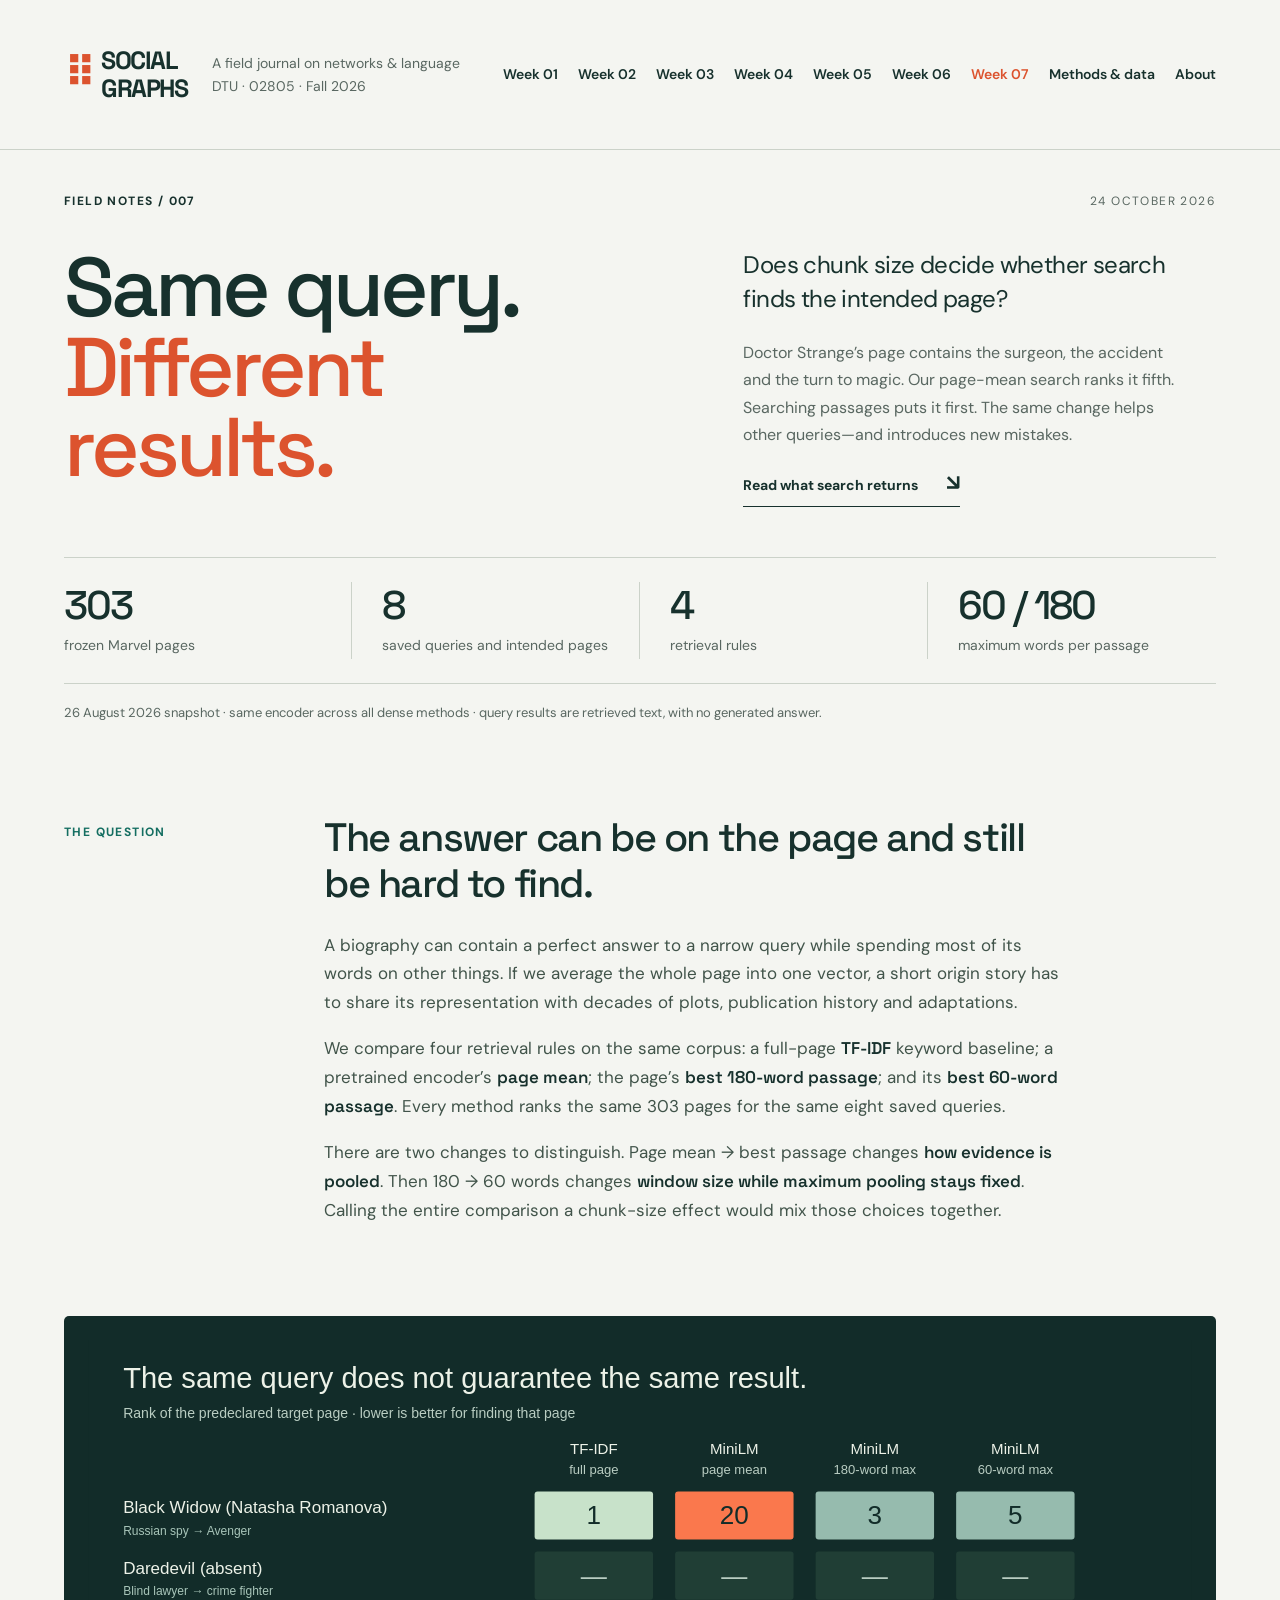
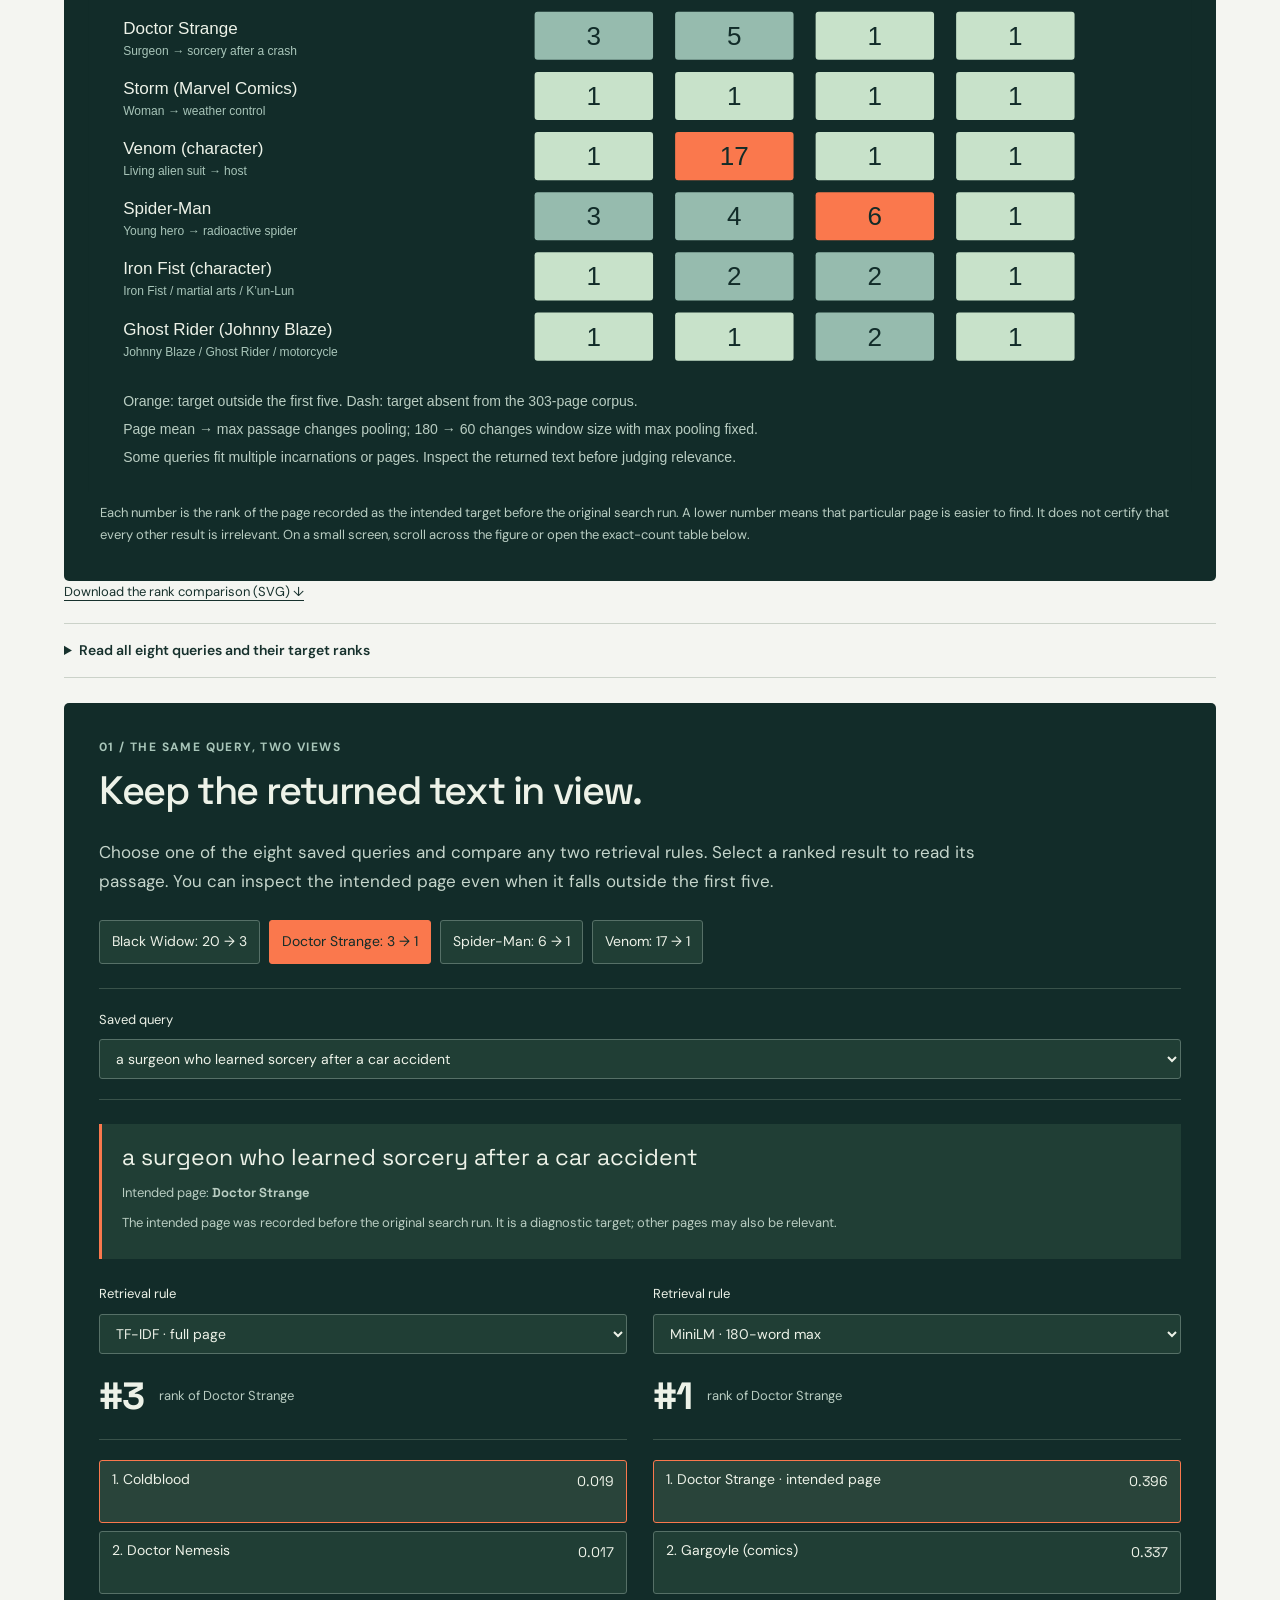
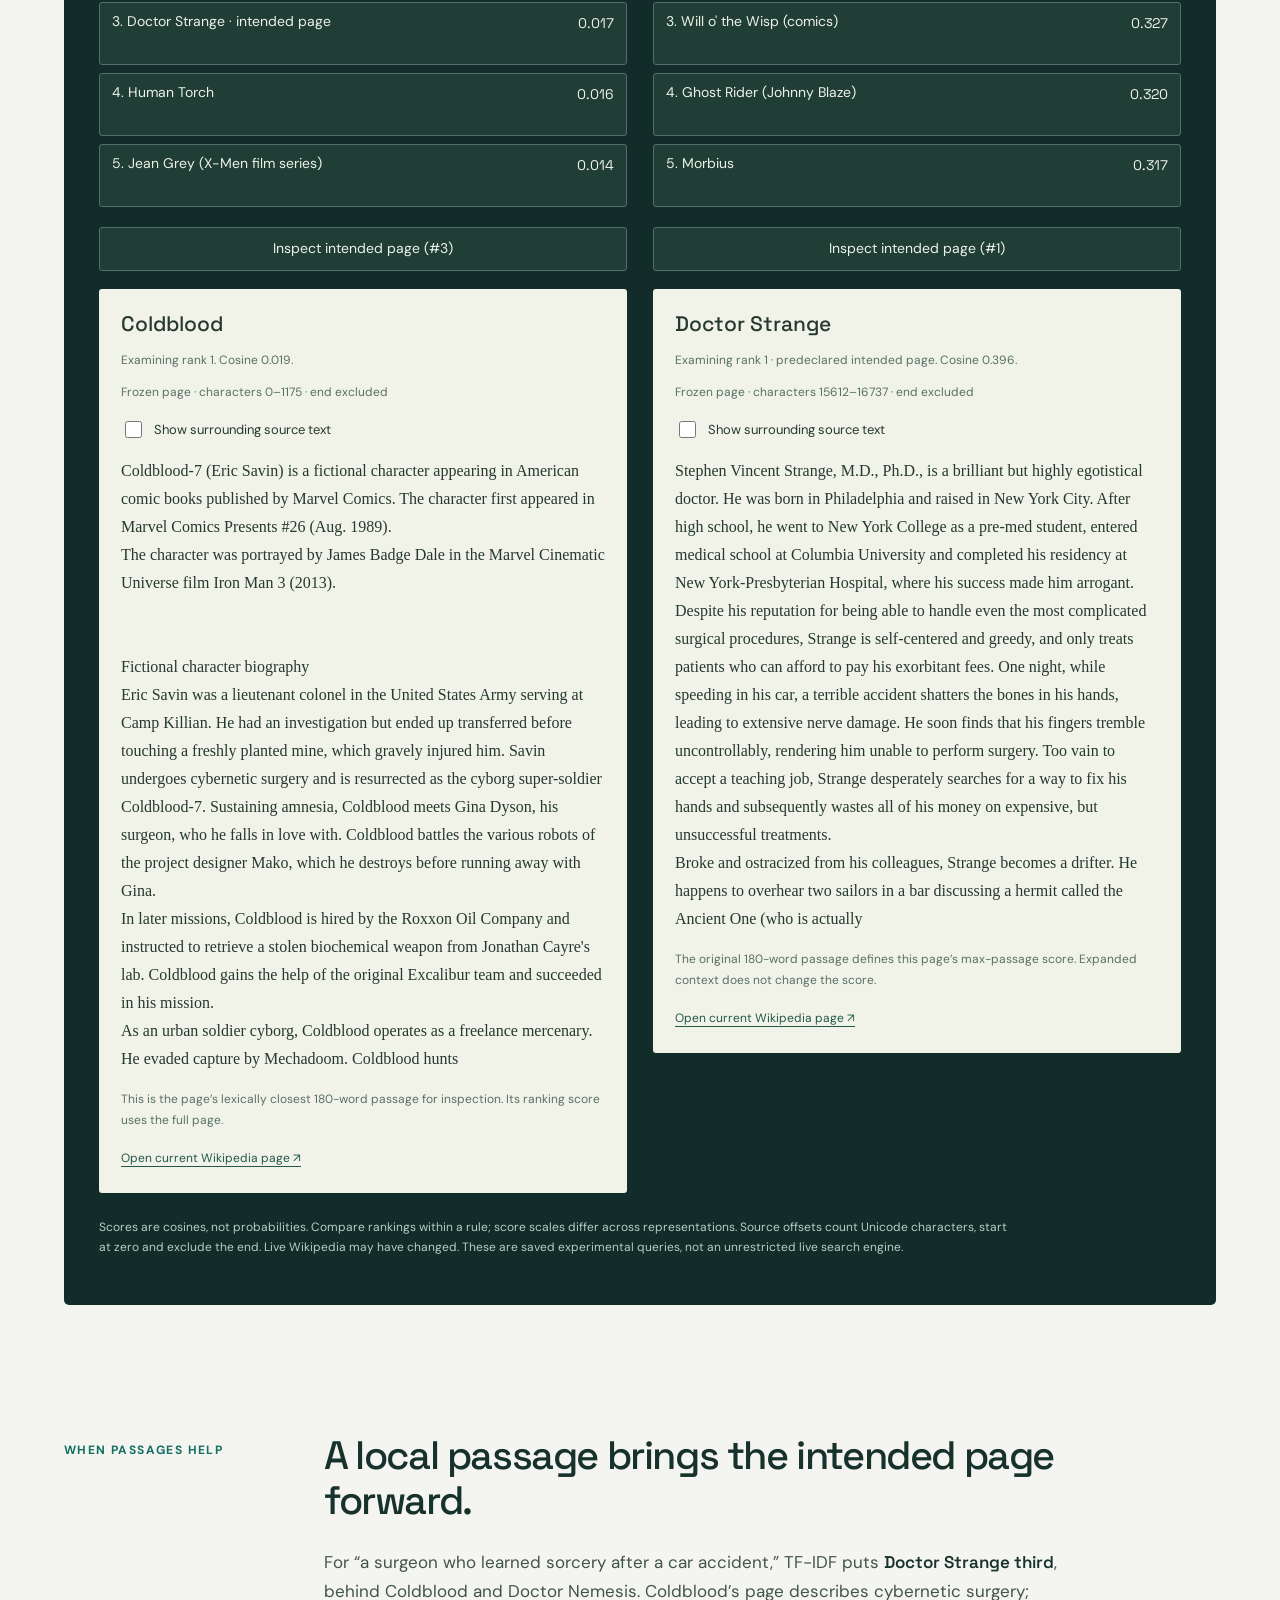
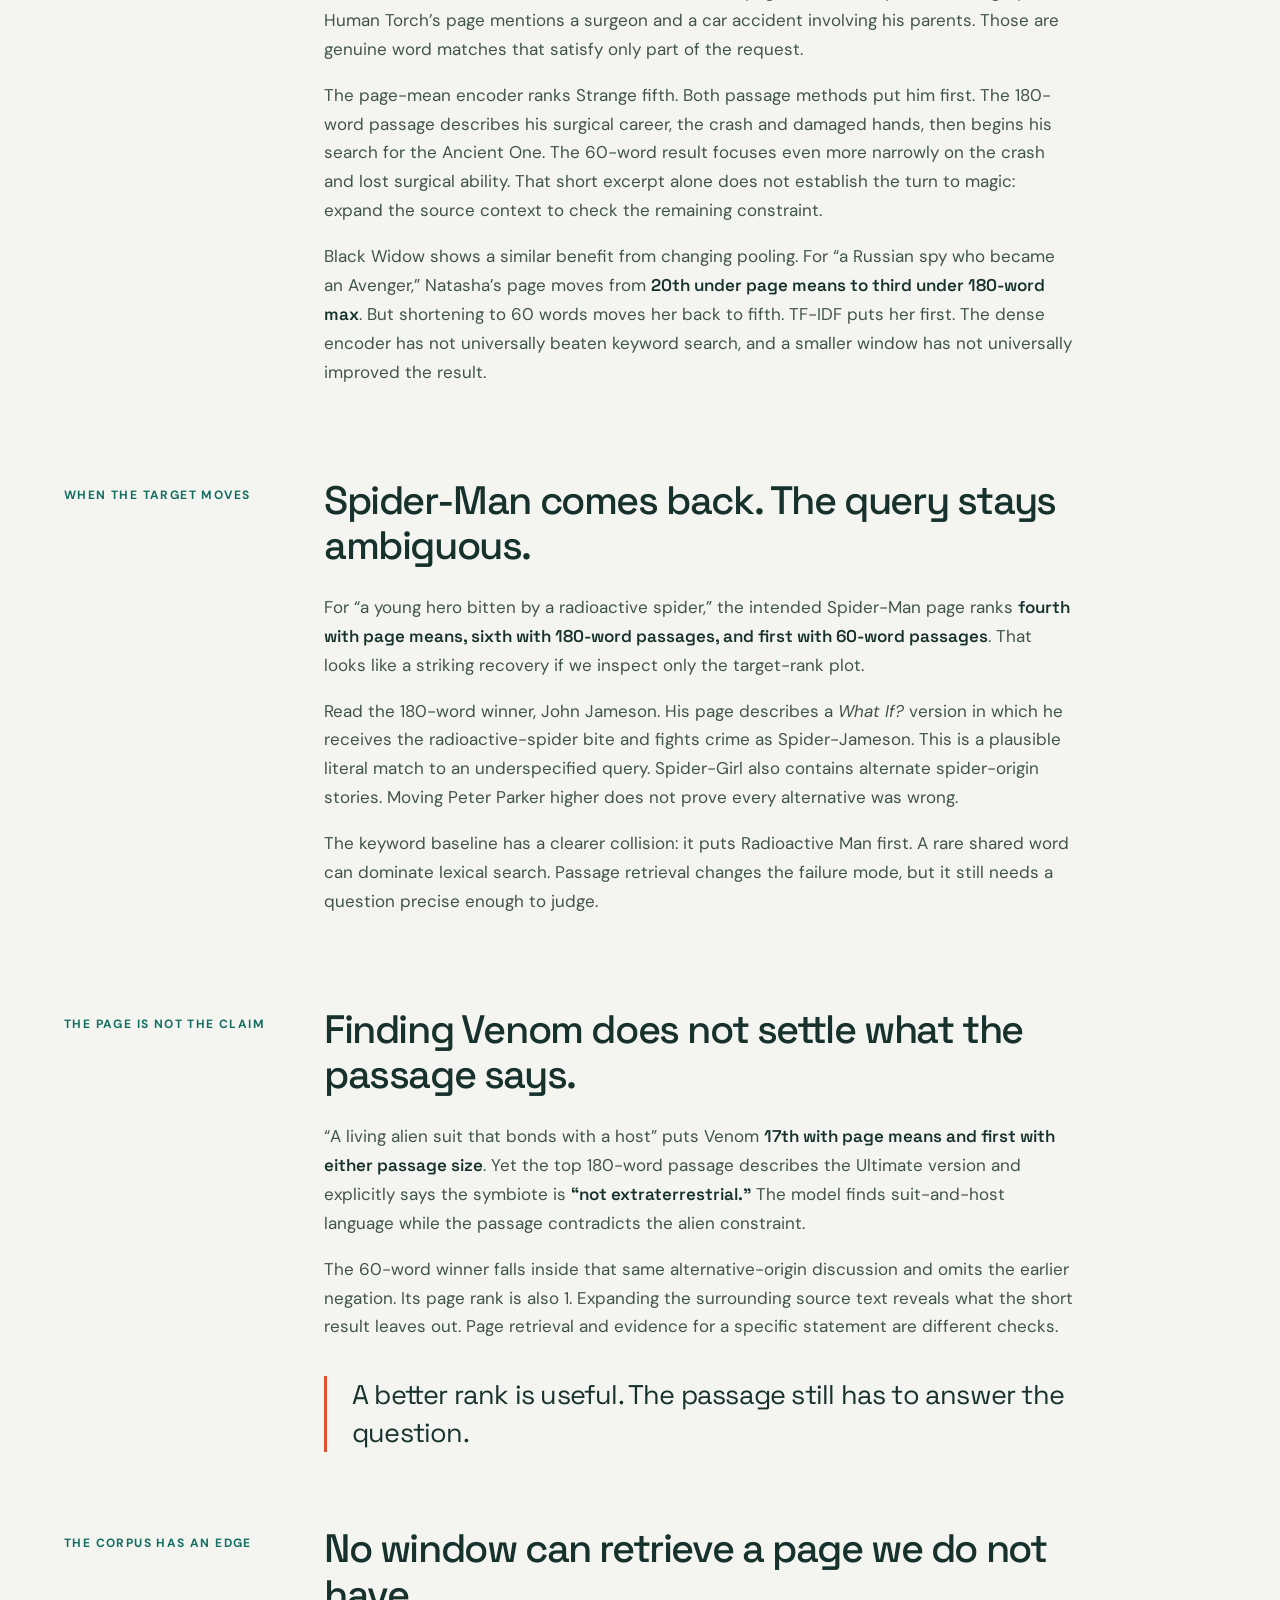
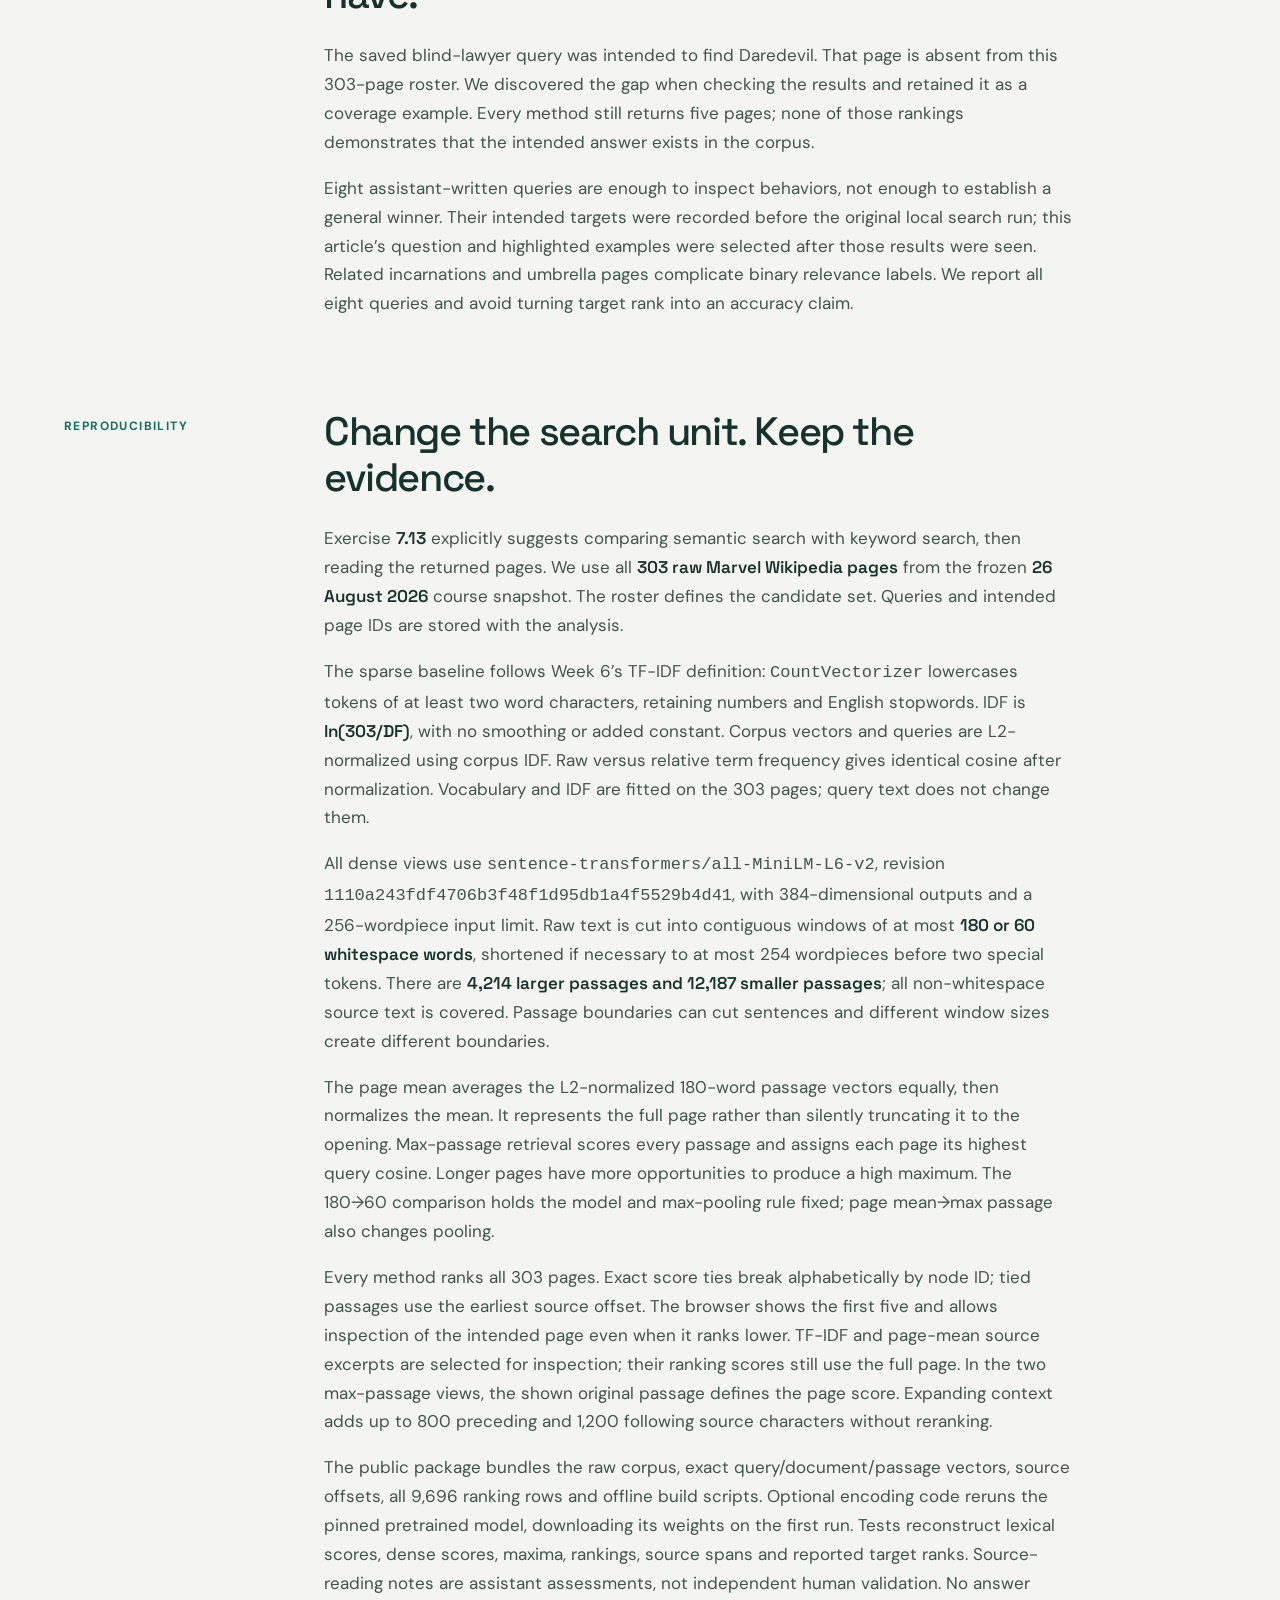
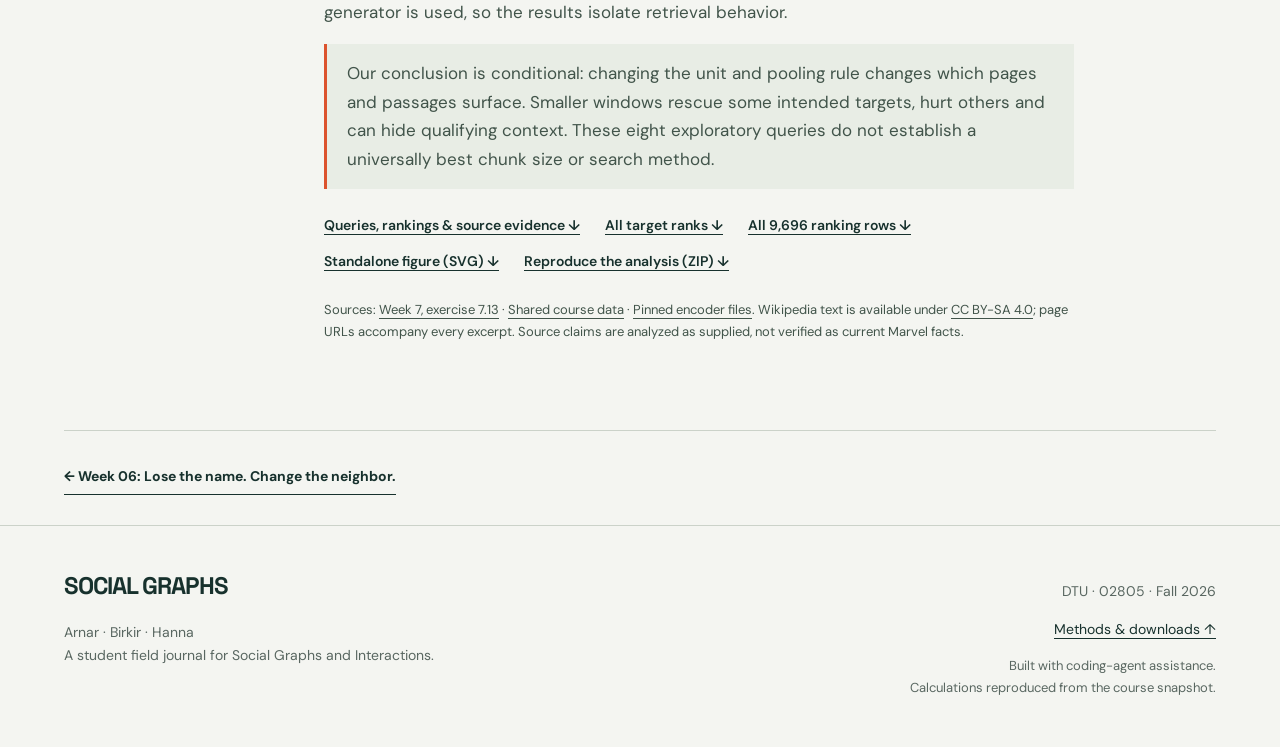
<file: site/weeks/week7.html>
<!doctype html>
<html lang="en">
<head>
  <meta charset="utf-8">
  <meta name="viewport" content="width=device-width,initial-scale=1">
  <meta name="theme-color" content="#122c29">
  <meta name="description" content="Does chunk size decide whether search finds the intended Marvel page? Compare TF-IDF, page means and passage retrieval, with the frozen source text left visible.">
  <title>Same query. Different results. — Social Graphs, Week 7</title>
  <link rel="icon" href="../assets/favicon.svg" type="image/svg+xml">
  <link rel="stylesheet" href="../style.css">
  <link rel="stylesheet" href="../week7.css">
  <script src="../week7-core.js" defer></script>
  <script src="../week7.js" defer></script>
</head>
<body class="week7">
<a class="skip" href="#post">Skip to article</a>
<header class="masthead">
  <a class="wordmark" href="../" aria-label="Social Graphs home"><span class="brand-icon" aria-hidden="true">⠿</span> SOCIAL<br><span class="wordmark-bottom">GRAPHS</span></a>
  <div class="masthead-caption">A field journal on networks & language<br>DTU · 02805 · Fall 2026</div>
  <nav aria-label="Main navigation"><a href="../#post">Week 01</a><a href="week2.html">Week 02</a><a href="week3.html">Week 03</a><a href="week4.html">Week 04</a><a href="week5.html">Week 05</a><a href="week6.html">Week 06</a><a href="week7.html" aria-current="page">Week 07</a><a href="#methods">Methods & data</a><a href="#about">About</a></nav>
</header>
<main id="post">
  <section class="intro">
    <div class="eyebrow">FIELD NOTES / 007 <span>24 OCTOBER 2026</span></div>
    <div class="intro-grid">
      <h1>Same query.<br><em>Different<br>results.</em></h1>
      <div class="intro-copy"><p class="lede">Does chunk size decide whether search finds the intended page?</p><p>Doctor Strange’s page contains the surgeon, the accident and the turn to magic. Our page-mean search ranks it fifth. Searching passages puts it first. The same change helps other queries—and introduces new mistakes.</p><a class="text-link" href="#search-lab">Read what search returns <span aria-hidden="true">↘</span></a></div>
    </div>
    <div class="metrics" aria-label="Experiment scope"><div><strong>303</strong><span>frozen Marvel pages</span></div><div><strong>8</strong><span>saved queries and intended pages</span></div><div><strong>4</strong><span>retrieval rules</span></div><div><strong>60 / 180</strong><span>maximum words per passage</span></div></div>
    <p class="small">26 August 2026 snapshot · same encoder across all dense methods · query results are retrieved text, with no generated answer.</p>
  </section>
  <article class="story">
    <section class="story-section"><div class="margin-label">THE QUESTION</div><div class="story-body"><h2>The answer can be on the page and still be hard to find.</h2><p>A biography can contain a perfect answer to a narrow query while spending most of its words on other things. If we average the whole page into one vector, a short origin story has to share its representation with decades of plots, publication history and adaptations.</p><p>We compare four retrieval rules on the same corpus: a full-page <strong>TF-IDF</strong> keyword baseline; a pretrained encoder’s <strong>page mean</strong>; the page’s <strong>best 180-word passage</strong>; and its <strong>best 60-word passage</strong>. Every method ranks the same 303 pages for the same eight saved queries.</p><p>There are two changes to distinguish. Page mean → best passage changes <strong>how evidence is pooled</strong>. Then 180 → 60 words changes <strong>window size while maximum pooling stays fixed</strong>. Calling the entire comparison a chunk-size effect would mix those choices together.</p></div></section>
  </article>
  <figure class="rank-figure" id="rank-figure" aria-labelledby="rank-caption"><img src="../assets/week7-search-ranks.svg" alt="Ranks of intended pages for TF-IDF, page mean, 180-word max and 60-word max: Black Widow 1,20,3,5; Doctor Strange 3,5,1,1; Spider-Man 3,4,6,1. Daredevil is absent. Full results for all eight queries appear in the table below."><figcaption id="rank-caption">Each number is the rank of the page recorded as the intended target before the original search run. A lower number means that particular page is easier to find. It does not certify that every other result is irrelevant. On a small screen, scroll across the figure or open the exact-count table below.</figcaption></figure>
  <p class="figure-download"><a href="../assets/week7-search-ranks.svg" download>Download the rank comparison (SVG) ↓</a></p>
  <details><summary>Read all eight queries and their target ranks</summary><div class="rank-table"><table><caption>Predeclared target-page rank; “absent” means the target is outside the roster</caption><thead><tr><th scope="col">Query / intended page</th><th scope="col">TF-IDF</th><th scope="col">Page mean</th><th scope="col">180-word max</th><th scope="col">60-word max</th></tr></thead><tbody id="static-ranks"><tr><th scope="row">a Russian spy who became an Avenger<br><span class="small">Black Widow (Natasha Romanova)</span></th><td>1</td><td>20</td><td>3</td><td>5</td></tr><tr><th scope="row">a blind lawyer who fights crime<br><span class="small">Daredevil (absent)</span></th><td>absent</td><td>absent</td><td>absent</td><td>absent</td></tr><tr><th scope="row">a surgeon who learned sorcery after a car accident<br><span class="small">Doctor Strange</span></th><td>3</td><td>5</td><td>1</td><td>1</td></tr><tr><th scope="row">a woman who controls the weather<br><span class="small">Storm (Marvel Comics)</span></th><td>1</td><td>1</td><td>1</td><td>1</td></tr><tr><th scope="row">a living alien suit that bonds with a host<br><span class="small">Venom (character)</span></th><td>1</td><td>17</td><td>1</td><td>1</td></tr><tr><th scope="row">a young hero bitten by a radioactive spider<br><span class="small">Spider-Man</span></th><td>3</td><td>4</td><td>6</td><td>1</td></tr><tr><th scope="row">Iron Fist martial arts K’un-Lun<br><span class="small">Iron Fist (character)</span></th><td>1</td><td>2</td><td>2</td><td>1</td></tr><tr><th scope="row">Johnny Blaze Ghost Rider motorcycle<br><span class="small">Ghost Rider (Johnny Blaze)</span></th><td>1</td><td>1</td><td>2</td><td>1</td></tr></tbody></table></div></details>

  <section class="search-lab" id="search-lab" aria-labelledby="search-title">
    <p class="eyebrow">01 / THE SAME QUERY, TWO VIEWS</p>
    <h2 id="search-title">Keep the returned text in view.</h2>
    <p>Choose one of the eight saved queries and compare any two retrieval rules. Select a ranked result to read its passage. You can inspect the intended page even when it falls outside the first five.</p>
    <div class="preset-buttons" role="group" aria-label="Four inspected comparisons"><button data-preset="0" aria-pressed="false" disabled>Black Widow: 20 → 3</button><button data-preset="1" aria-pressed="true" disabled>Doctor Strange: 3 → 1</button><button data-preset="2" aria-pressed="false" disabled>Spider-Man: 6 → 1</button><button data-preset="3" aria-pressed="false" disabled>Venom: 17 → 1</button></div>
    <label class="query-control" for="query-select">Saved query<select id="query-select" disabled><option>a surgeon who learned sorcery after a car accident</option></select></label>
    <div class="query-box"><p id="query-text">a surgeon who learned sorcery after a car accident</p><p class="small">Intended page: <strong id="target-name">Doctor Strange</strong></p><p class="small" id="query-note">The target was recorded before the original search run. Other pages may also be relevant.</p></div>
    <div class="comparison">
      <section class="result-column" aria-label="Left retrieval view">
        <label for="left-mode">Retrieval rule<select id="left-mode" disabled><option>TF-IDF · full page</option></select></label>
        <div class="target-rank"><strong id="left-target-rank">#3</strong><span id="left-target-note">rank of Doctor Strange</span></div>
        <ol class="result-list" id="left-list"><li>1. Coldblood · 0.019</li><li>2. Doctor Nemesis · 0.017</li><li>3. Doctor Strange · 0.017</li><li>4. Human Torch · 0.016</li><li>5. Jean Grey (X-Men film series) · 0.014</li></ol>
        <button class="target-button" id="left-target" disabled>Inspect intended page (#3)</button>
        <div class="source-card" aria-live="polite"><h3 id="left-source-title">Coldblood</h3><p class="source-note" id="left-source-note">Examining rank 1 under full-page TF-IDF.</p><p class="offset" id="left-offset">Frozen page · characters 0–1175 · end excluded</p><label class="context-toggle"><input type="checkbox" id="left-context" disabled> Show surrounding source text</label><pre id="left-source">Coldblood-7 (Eric Savin) is a fictional character appearing in American comic books published by Marvel Comics. The character first appeared in Marvel Comics Presents #26 (Aug. 1989).
The character was portrayed by James Badge Dale in the Marvel Cinematic Universe film Iron Man 3 (2013).


Fictional character biography
Eric Savin was a lieutenant colonel in the United States Army serving at Camp Killian. He had an investigation but ended up transferred before touching a freshly planted mine, which gravely injured him. Savin undergoes cybernetic surgery and is resurrected as the cyborg super-soldier Coldblood-7. Sustaining amnesia, Coldblood meets Gina Dyson, his surgeon, who he falls in love with. Coldblood battles the various robots of the project designer Mako, which he destroys before running away with Gina.
In later missions, Coldblood is hired by the Roxxon Oil Company and instructed to retrieve a stolen biochemical weapon from Jonathan Cayre&#x27;s lab. Coldblood gains the help of the original Excalibur team and succeeded in his mission.
As an urban soldier cyborg, Coldblood operates as a freelance mercenary. He evaded capture by Mechadoom. Coldblood hunts</pre><p class="evidence-rule" id="left-evidence-rule">This passage illustrates the page’s wording. The ranking score uses the full page.</p><a id="left-link" href="https://en.wikipedia.org/wiki/Coldblood" target="_blank" rel="noopener">Open current Wikipedia page ↗</a></div>
      </section>
      <section class="result-column" aria-label="Right retrieval view">
        <label for="right-mode">Retrieval rule<select id="right-mode" disabled><option>MiniLM · 180-word max</option></select></label>
        <div class="target-rank"><strong id="right-target-rank">#1</strong><span id="right-target-note">rank of Doctor Strange</span></div>
        <ol class="result-list" id="right-list"><li>1. Doctor Strange · 0.396</li><li>2. Gargoyle · 0.337</li><li>3. Will o’ the Wisp · 0.327</li><li>4. Ghost Rider (Johnny Blaze) · 0.320</li><li>5. Morbius · 0.317</li></ol>
        <button class="target-button" id="right-target" disabled>Inspect intended page (#1)</button>
        <div class="source-card" aria-live="polite"><h3 id="right-source-title">Doctor Strange</h3><p class="source-note" id="right-source-note">Examining rank 1 under 180-word max passage retrieval.</p><p class="offset" id="right-offset">Frozen page · characters 15612–16737 · end excluded</p><label class="context-toggle"><input type="checkbox" id="right-context" disabled> Show surrounding source text</label><pre id="right-source">Stephen Vincent Strange, M.D., Ph.D., is a brilliant but highly egotistical doctor. He was born in Philadelphia and raised in New York City. After high school, he went to New York College as a pre-med student, entered medical school at Columbia University and completed his residency at New York-Presbyterian Hospital, where his success made him arrogant.
Despite his reputation for being able to handle even the most complicated surgical procedures, Strange is self-centered and greedy, and only treats patients who can afford to pay his exorbitant fees. One night, while speeding in his car, a terrible accident shatters the bones in his hands, leading to extensive nerve damage. He soon finds that his fingers tremble uncontrollably, rendering him unable to perform surgery. Too vain to accept a teaching job, Strange desperately searches for a way to fix his hands and subsequently wastes all of his money on expensive, but unsuccessful treatments.
Broke and ostracized from his colleagues, Strange becomes a drifter. He happens to overhear two sailors in a bar discussing a hermit called the Ancient One (who is actually</pre><p class="evidence-rule" id="right-evidence-rule">This original passage defines the max-passage score. Expanded context does not change the ranking.</p><a id="right-link" href="https://en.wikipedia.org/wiki/Doctor_Strange" target="_blank" rel="noopener">Open current Wikipedia page ↗</a></div>
      </section>
    </div>
    <p class="score-note">Scores are cosines, not probabilities. Compare rankings within a rule; score scales differ across representations. Source offsets count Unicode characters, start at zero and exclude the end. Live Wikipedia may have changed. These are saved experimental queries, not an unrestricted live search engine.</p>
  </section>
  <p id="week7-error" class="week7-error" role="alert" hidden></p>
  <noscript><p>The comparison controls require JavaScript. The figure, complete rank table, source passages above and downloads preserve the main findings.</p></noscript>

  <article class="story">
    <section class="story-section"><div class="margin-label">WHEN PASSAGES HELP</div><div class="story-body"><h2>A local passage brings the intended page forward.</h2><p>For “a surgeon who learned sorcery after a car accident,” TF-IDF puts <strong>Doctor Strange third</strong>, behind Coldblood and Doctor Nemesis. Coldblood’s page describes cybernetic surgery; Human Torch’s page mentions a surgeon and a car accident involving his parents. Those are genuine word matches that satisfy only part of the request.</p><p>The page-mean encoder ranks Strange fifth. Both passage methods put him first. The 180-word passage describes his surgical career, the crash and damaged hands, then begins his search for the Ancient One. The 60-word result focuses even more narrowly on the crash and lost surgical ability. That short excerpt alone does not establish the turn to magic: expand the source context to check the remaining constraint.</p><p>Black Widow shows a similar benefit from changing pooling. For “a Russian spy who became an Avenger,” Natasha’s page moves from <strong>20th under page means to third under 180-word max</strong>. But shortening to 60 words moves her back to fifth. TF-IDF puts her first. The dense encoder has not universally beaten keyword search, and a smaller window has not universally improved the result.</p></div></section>
    <section class="story-section"><div class="margin-label">WHEN THE TARGET MOVES</div><div class="story-body"><h2>Spider-Man comes back. The query stays ambiguous.</h2><p>For “a young hero bitten by a radioactive spider,” the intended Spider-Man page ranks <strong>fourth with page means, sixth with 180-word passages, and first with 60-word passages</strong>. That looks like a striking recovery if we inspect only the target-rank plot.</p><p>Read the 180-word winner, John Jameson. His page describes a <em>What If?</em> version in which he receives the radioactive-spider bite and fights crime as Spider-Jameson. This is a plausible literal match to an underspecified query. Spider-Girl also contains alternate spider-origin stories. Moving Peter Parker higher does not prove every alternative was wrong.</p><p>The keyword baseline has a clearer collision: it puts Radioactive Man first. A rare shared word can dominate lexical search. Passage retrieval changes the failure mode, but it still needs a question precise enough to judge.</p></div></section>
    <section class="story-section"><div class="margin-label">THE PAGE IS NOT THE CLAIM</div><div class="story-body"><h2>Finding Venom does not settle what the passage says.</h2><p>“A living alien suit that bonds with a host” puts Venom <strong>17th with page means and first with either passage size</strong>. Yet the top 180-word passage describes the Ultimate version and explicitly says the symbiote is <strong>“not extraterrestrial.”</strong> The model finds suit-and-host language while the passage contradicts the alien constraint.</p><p>The 60-word winner falls inside that same alternative-origin discussion and omits the earlier negation. Its page rank is also 1. Expanding the surrounding source text reveals what the short result leaves out. Page retrieval and evidence for a specific statement are different checks.</p><blockquote>A better rank is useful. The passage still has to answer the question.</blockquote></div></section>
    <section class="story-section"><div class="margin-label">THE CORPUS HAS AN EDGE</div><div class="story-body"><h2>No window can retrieve a page we do not have.</h2><p>The saved blind-lawyer query was intended to find Daredevil. That page is absent from this 303-page roster. We discovered the gap when checking the results and retained it as a coverage example. Every method still returns five pages; none of those rankings demonstrates that the intended answer exists in the corpus.</p><p>Eight assistant-written queries are enough to inspect behaviors, not enough to establish a general winner. Their intended targets were recorded before the original local search run; this article’s question and highlighted examples were selected after those results were seen. Related incarnations and umbrella pages complicate binary relevance labels. We report all eight queries and avoid turning target rank into an accuracy claim.</p></div></section>
    <section class="story-section" id="methods"><div class="margin-label">REPRODUCIBILITY</div><div class="story-body"><h2>Change the search unit. Keep the evidence.</h2><p>Exercise <strong>7.13</strong> explicitly suggests comparing semantic search with keyword search, then reading the returned pages. We use all <strong>303 raw Marvel Wikipedia pages</strong> from the frozen <strong>26 August 2026</strong> course snapshot. The roster defines the candidate set. Queries and intended page IDs are stored with the analysis.</p><p>The sparse baseline follows Week 6’s TF-IDF definition: <code>CountVectorizer</code> lowercases tokens of at least two word characters, retaining numbers and English stopwords. IDF is <strong>ln(303/DF)</strong>, with no smoothing or added constant. Corpus vectors and queries are L2-normalized using corpus IDF. Raw versus relative term frequency gives identical cosine after normalization. Vocabulary and IDF are fitted on the 303 pages; query text does not change them.</p><p>All dense views use <code>sentence-transformers/all-MiniLM-L6-v2</code>, revision <code>1110a243fdf4706b3f48f1d95db1a4f5529b4d41</code>, with 384-dimensional outputs and a 256-wordpiece input limit. Raw text is cut into contiguous windows of at most <strong>180 or 60 whitespace words</strong>, shortened if necessary to at most 254 wordpieces before two special tokens. There are <strong>4,214 larger passages and 12,187 smaller passages</strong>; all non-whitespace source text is covered. Passage boundaries can cut sentences and different window sizes create different boundaries.</p><p>The page mean averages the L2-normalized 180-word passage vectors equally, then normalizes the mean. It represents the full page rather than silently truncating it to the opening. Max-passage retrieval scores every passage and assigns each page its highest query cosine. Longer pages have more opportunities to produce a high maximum. The 180→60 comparison holds the model and max-pooling rule fixed; page mean→max passage also changes pooling.</p><p>Every method ranks all 303 pages. Exact score ties break alphabetically by node ID; tied passages use the earliest source offset. The browser shows the first five and allows inspection of the intended page even when it ranks lower. TF-IDF and page-mean source excerpts are selected for inspection; their ranking scores still use the full page. In the two max-passage views, the shown original passage defines the page score. Expanding context adds up to 800 preceding and 1,200 following source characters without reranking.</p><p>The public package bundles the raw corpus, exact query/document/passage vectors, source offsets, all 9,696 ranking rows and offline build scripts. Optional encoding code reruns the pinned pretrained model, downloading its weights on the first run. Tests reconstruct lexical scores, dense scores, maxima, rankings, source spans and reported target ranks. Source-reading notes are assistant assessments, not independent human validation. No answer generator is used, so the results isolate retrieval behavior.</p><p class="method-note">Our conclusion is conditional: changing the unit and pooling rule changes which pages and passages surface. Smaller windows rescue some intended targets, hurt others and can hide qualifying context. These eight exploratory queries do not establish a universally best chunk size or search method.</p><div class="resource-links"><a href="../data/week7.json" download>Queries, rankings & source evidence ↓</a><a href="../data/week7-target-ranks.csv" download>All target ranks ↓</a><a href="../data/week7-rankings.csv" download>All 9,696 ranking rows ↓</a><a href="../assets/week7-search-ranks.svg" download>Standalone figure (SVG) ↓</a><a href="../downloads/week7-analysis.zip" download>Reproduce the analysis (ZIP) ↓</a></div><p class="small">Sources: <a href="https://sunelehmann.com/socialgraphs2026-web/weeks/week7.html">Week 7, exercise 7.13</a> · <a href="https://sunelehmann.com/socialgraphs2026-web/data/">Shared course data</a> · <a href="https://huggingface.co/sentence-transformers/all-MiniLM-L6-v2/tree/1110a243fdf4706b3f48f1d95db1a4f5529b4d41">Pinned encoder files</a>. Wikipedia text is available under <a href="https://creativecommons.org/licenses/by-sa/4.0/">CC BY-SA 4.0</a>; page URLs accompany every excerpt. Source claims are analyzed as supplied, not verified as current Marvel facts.</p></div></section>
  </article>
  <div class="post-pagination"><a class="text-link" href="week6.html">← Week 06: Lose the name. Change the neighbor.</a></div>
</main>
<footer id="about"><div><a class="footer-brand" href="../">SOCIAL GRAPHS</a><p>Arnar · Birkir · Hanna<br>A student field journal for Social Graphs and Interactions.</p></div><div><p>DTU · 02805 · Fall 2026</p><a href="#methods">Methods & downloads ↑</a><p class="small">Built with coding-agent assistance.<br>Calculations reproduced from the course snapshot.</p></div></footer>
</body>
</html>
</file>
<file: site/style.css>
@import url('https://fonts.googleapis.com/css2?family=DM+Sans:wght@400;500;600;700&family=Space+Grotesk:wght@400;500;600;700&display=swap');
:root{--paper:#f4f5f1;--ink:#17312d;--muted:#596761;--line:#cbd2c9;--accent:#dc532e;--green:#146e61;--panel:#122c29}
*{box-sizing:border-box}html{scroll-behavior:smooth;scroll-padding-top:24px}body{margin:0;background:var(--paper);color:var(--ink);font-family:"DM Sans",system-ui,sans-serif;font-size:17px;line-height:1.7}a{color:inherit;text-underline-offset:4px}button,select,input{font:inherit}button,a,input,select,summary{-webkit-tap-highlight-color:transparent}button:focus-visible,a:focus-visible,input:focus-visible,select:focus-visible,summary:focus-visible{outline:3px solid var(--accent);outline-offset:4px}button,summary{cursor:pointer}button{min-height:44px}h1,h2,h3,strong,.wordmark,.footer-brand{font-family:"Space Grotesk",system-ui,sans-serif}h1,h2,h3,p{margin-top:0}h2{font-size:clamp(28px,3.1vw,42px);line-height:1.15;letter-spacing:-1.4px;font-weight:500;margin-bottom:24px}h3{font-weight:500;line-height:1.25}main,.masthead,footer{max-width:1440px;margin:auto;padding-inline:64px}.masthead{min-height:150px;display:flex;align-items:center;border-bottom:1px solid var(--line);gap:44px}.wordmark{text-decoration:none;position:relative;font-size:25px;line-height:1;letter-spacing:-1.5px;font-weight:700;padding-left:37px}.wordmark-bottom{display:inline-block;margin-top:3px}.brand-icon{position:absolute;left:0;top:4px;color:var(--accent);font-size:42px;line-height:1}.masthead-caption{font-size:14px;line-height:1.6;color:var(--muted)}nav{margin-left:auto;display:flex;gap:30px;font-size:14px;font-weight:600}nav a{text-decoration:none}nav a:hover{color:var(--accent)}.eyebrow,.margin-label{font-size:12px;font-weight:700;letter-spacing:1.4px;line-height:1.5}.intro{padding-top:42px}.intro>.eyebrow{display:flex;align-items:center;gap:10px}.intro>.eyebrow>span:last-child{margin-left:auto;color:var(--muted);font-weight:400}.status-dot{width:7px;height:7px;background:var(--accent);border-radius:50%}.intro-grid{display:grid;grid-template-columns:1.3fr 1fr;gap:65px;padding:38px 0 45px}h1{font-size:clamp(55px,7.5vw,102px);line-height:.96;letter-spacing:-6px;font-weight:500;margin:0}h1 em{font-style:normal;color:var(--accent)}.intro-copy{align-self:end;max-width:400px;padding-bottom:5px}.lede{font-size:24px;line-height:1.4;letter-spacing:-.6px}.intro-copy>p:not(.lede){color:var(--muted);font-size:16px}.text-link{display:inline-block;font-size:14px;font-weight:700;text-decoration:none;border-bottom:1px solid currentColor;padding-bottom:5px}.text-link span{margin-left:25px;font-size:22px}.metrics{display:grid;grid-template-columns:repeat(4,1fr);border-block:1px solid var(--line);padding:24px 0}.metrics>div{border-right:1px solid var(--line);padding-left:30px}.metrics>div:first-child{padding-left:0}.metrics>div:last-child{border:0}.metrics strong{font-size:40px;font-weight:500;line-height:1.2;display:block;letter-spacing:-2px}.metrics span{font-size:14px;color:var(--muted)}
.network-section{padding-top:70px}.section-top{display:flex;justify-content:space-between;align-items:flex-end;gap:30px;margin-bottom:24px}.section-top h2{margin-bottom:0}.section-top>p{font-size:14px;max-width:220px;color:var(--muted);margin-bottom:2px}.map-toolbar{display:flex;justify-content:space-between;align-items:center;gap:20px;margin-bottom:18px}.segmented{display:flex;flex-wrap:wrap;gap:3px;padding:4px;background:#e3e8e0;border-radius:5px}.segmented button{padding:7px 14px;font-size:14px;border:0;background:transparent;border-radius:3px;color:var(--ink)}.segmented button[aria-pressed=true]{background:var(--ink);color:white}.segmented button span{opacity:.7;margin-left:8px;font-size:12px}.search-wrap{display:flex;gap:12px;align-items:center;font-size:14px}.search-wrap select{padding:10px;border:1px solid var(--line);max-width:230px;background:var(--paper);border-radius:3px;font-size:14px}.map-layout{display:grid;grid-template-columns:minmax(0,1fr) 280px;background:var(--panel);border-radius:4px;overflow:hidden;color:#edf2e8}.canvas-wrap{position:relative;min-height:500px}canvas{width:100%;height:500px;display:block;cursor:crosshair}.map-legend{position:absolute;left:22px;bottom:42px;font-size:12px;display:flex;gap:9px;align-items:center;color:#c5d7cf;pointer-events:none}.legend-dot{display:inline-block;width:7px;height:7px;background:#96bbae;border-radius:50%}.legend-dot.accent{background:#fa784d;margin-left:7px}.legend-line{width:16px;border-top:1px solid #96bbae;margin-left:7px}.map-note{position:absolute;left:22px;bottom:6px;font-size:12px;color:#a4bdb2;pointer-events:none}.node-panel{border-left:1px solid #39524a;padding:32px 25px}.node-panel .eyebrow{color:#acc5b9;font-size:11px}.node-panel h3{font-size:29px;letter-spacing:-1px;margin-bottom:16px;overflow-wrap:anywhere}.node-panel>p:not(.eyebrow){font-size:14px;color:#b9cdc2}.node-stats{margin:28px 0}.node-stats>div{display:flex;justify-content:space-between;border-bottom:1px solid #39524a;padding:10px 0}.node-stats dt{font-size:14px;color:#b9cdc2}.node-stats dd{font-family:"Space Grotesk",sans-serif;font-size:23px;line-height:1.3;margin:0}.node-panel .text-link{font-size:13px}.node-panel .small{margin-top:25px;line-height:1.7}.story{padding-top:78px}.story-section{display:grid;grid-template-columns:220px minmax(0,750px);gap:40px;margin:0 auto 74px}.margin-label{padding-top:8px;color:var(--green)}.story-body p{color:#41544a}.story-body strong{color:var(--ink);font-weight:600}.leaderboards{display:grid;grid-template-columns:1fr 1fr;gap:30px;margin:36px 0 18px}.leaderboards h3{font-size:20px}.leaderboards h3 span{display:block;color:var(--muted);font-family:"DM Sans",sans-serif;font-size:13px;margin-top:6px}table{width:100%;border-collapse:collapse;font-size:14px;text-align:left}th{font-weight:400;color:var(--muted);font-size:12px}td,th{border-bottom:1px solid var(--line);padding:10px 0}td:last-child,th:last-child{text-align:right}tbody tr:first-child td{color:var(--accent);font-weight:700}.small{font-size:13px;color:var(--muted)}.distribution-section{padding:35px 40px;background:#e8ede5;border:1px solid var(--line);margin-bottom:75px}.chart-controls{display:flex;gap:18px;align-items:center;flex-wrap:wrap}.checkbox{display:flex;gap:9px;align-items:center;font-size:14px}.checkbox input{accent-color:var(--accent);width:17px;height:17px}.degree-chart svg{width:100%;height:auto;display:block}.figure-caption{font-size:13px;color:var(--muted);max-width:850px;line-height:1.7}.chart-reading{font-size:17px;max-width:850px}.distribution-section details{font-size:14px;margin-bottom:25px}details{border-block:1px solid var(--line);padding:15px 0;margin:20px 0}summary{font-size:14px;font-weight:600}details p{margin:16px 0 0}.experiment{display:flex;align-items:center;gap:40px;border-block:1px solid var(--line);padding:25px 0;margin:30px 0}.experiment strong{display:block;font-size:50px;line-height:1.2;font-weight:500;letter-spacing:-2px}.experiment small{font-size:34px;color:var(--accent)}.experiment div>span{font-size:13px;color:var(--muted)}.experiment-arrow{font-size:34px;color:var(--accent)}blockquote{margin:35px 0 0;padding-left:25px;border-left:3px solid var(--accent);font-size:27px;line-height:1.4;font-family:"Space Grotesk",sans-serif;letter-spacing:-.8px}.resource-links{display:flex;flex-wrap:wrap;gap:12px 25px;margin:25px 0;font-size:14px;font-weight:600}footer{border-top:1px solid var(--line);padding-block:40px;display:flex;justify-content:space-between;gap:30px;font-size:14px}footer>div:last-child{text-align:right}.footer-brand{font-size:24px;font-weight:700;letter-spacing:-1px;text-decoration:none}footer p{margin-top:14px;color:var(--muted)}.skip{position:absolute;left:20px;top:-100px;background:var(--paper);padding:12px;z-index:10}.skip:focus{top:10px}.sr-only{position:absolute;width:1px;height:1px;padding:0;margin:-1px;overflow:hidden;clip:rect(0,0,0,0);white-space:nowrap;border:0}img{max-width:100%;height:auto}
@media(min-width:1500px){h1{font-size:106px}}
@media(max-width:1100px){main,.masthead,footer{padding-inline:32px}.intro-grid{gap:35px}h1{letter-spacing:-4px}.masthead-caption{display:none}.story-section{grid-template-columns:145px minmax(0,1fr);gap:30px}.map-toolbar{flex-wrap:wrap}.map-layout{grid-template-columns:minmax(0,1fr) 240px}.node-panel{padding:25px 18px}.map-legend{flex-wrap:wrap;max-width:300px}.distribution-section{padding-inline:25px}}
@media(max-width:700px){body{font-size:16px}main,.masthead,footer{padding-inline:20px}.masthead{min-height:105px;gap:10px}.wordmark{font-size:21px;padding-left:28px}.brand-icon{font-size:32px}nav{gap:15px;font-size:12px}nav a[href="#methods"]{display:none}.intro{padding-top:26px}.intro>.eyebrow{font-size:10px;letter-spacing:1px}.intro-grid{grid-template-columns:1fr;padding-top:30px;gap:30px}h1{font-size:clamp(55px,12vw,82px);letter-spacing:-3.5px}.intro-copy{max-width:none}.lede{font-size:21px}.intro-copy .text-link{margin-top:3px}.metrics{grid-template-columns:1fr 1fr;gap:22px 0;padding:22px 0}.metrics>div:nth-child(3){padding-left:0}.metrics>div:nth-child(2){border:0}.metrics strong{font-size:35px}.metrics span{font-size:12px}.section-top{display:block}.section-top>p{margin-top:15px;max-width:none}.network-section{padding-top:44px}h2{font-size:30px;letter-spacing:-1px}.segmented button{padding:7px 10px;font-size:12px}.segmented button span{margin-left:4px}.search-wrap{width:100%;justify-content:space-between}.search-wrap select{max-width:210px}.map-layout{grid-template-columns:1fr}.canvas-wrap,canvas{height:410px;min-height:410px}.map-legend{font-size:10px;left:15px;max-width:100%}.map-note{font-size:10px;left:15px}.node-panel{border-left:0;border-top:1px solid #39524a;padding:22px}.node-stats{display:flex;gap:25px;margin:15px 0}.node-stats>div{display:block;border:0}.node-stats dt{font-size:12px}.node-panel .small{margin-bottom:0}.story{padding-top:45px}.story-section{display:block;margin-bottom:45px}.margin-label{margin-bottom:14px}.leaderboards{gap:20px}table{font-size:12px}.leaderboards h3{font-size:17px}.distribution-section{margin-inline:-20px;padding:28px 20px;margin-bottom:45px;border-inline:0}.chart-controls{gap:10px}.degree-chart{margin-inline:-15px}.figure-caption{font-size:12px}.experiment{gap:20px}.experiment strong{font-size:40px}.experiment small{font-size:26px}.experiment div>span{font-size:11px}blockquote{font-size:23px}footer{display:block;padding-top:30px}footer>div:last-child{text-align:left;margin-top:25px}}
@media(prefers-reduced-motion:reduce){html{scroll-behavior:auto}}
nav{flex-wrap:wrap;justify-content:flex-end}


nav a[aria-current=page]{color:var(--accent)}.next-post{border-top:1px solid var(--line);padding:35px 0 45px}.next-post p:not(.eyebrow){color:var(--muted)}
</file>
<file: site/week2.css>
.week2 h1{font-size:clamp(48px,5.8vw,80px);letter-spacing:-4px;line-height:1.04}
.week2 .intro-grid{grid-template-columns:1.6fr 1fr;gap:36px}
.week2 .intro>.eyebrow>span:last-child{margin-left:auto}
.week2 .intro>.small{margin-block:18px 0;max-width:900px}
nav a[aria-current=page]{color:var(--accent);text-decoration:underline;text-underline-offset:7px}
.week2 .map-toolbar{flex-direction:column;align-items:flex-start;gap:16px}
.sample-actions{display:flex;gap:10px;flex-wrap:wrap}
.primary-button,.plain-button{border:1px solid var(--line);border-radius:3px;padding:9px 18px;font-size:14px;font-weight:600;background:transparent;color:var(--ink)}
.primary-button{background:var(--accent);border-color:var(--accent);color:white}
.plain-button:hover{background:#e3e8e0}.primary-button:hover{background:#be4324}
button:disabled{opacity:.5;cursor:wait}
.sampling-stage{background:var(--panel);color:#edf2e8;border-radius:4px;overflow:hidden}
.pair-display{display:grid;grid-template-columns:minmax(0,1fr) 44px minmax(0,1fr);padding:34px 36px 28px;gap:20px;min-height:240px}
.pair-display .eyebrow{color:#b9cdc2;font-size:12px;letter-spacing:1px}
.pair-display h3{font-size:clamp(24px,3vw,39px);letter-spacing:-1px;min-height:1.3em;margin-bottom:15px;overflow-wrap:anywhere}
.pair-display>div>p:last-child{margin:0;display:flex;align-items:baseline;gap:12px;color:#c5d7cf;font-size:14px}
.pair-display strong{font-size:46px;line-height:1.2;font-weight:500;color:#e4eee5}
.pair-friend h3,.pair-friend strong{color:#ff946a}
.pair-link{align-self:center;font-size:32px;color:#a4bdb2}
.sample-tally{display:grid;grid-template-columns:repeat(4,1fr);border-block:1px solid #39524a;padding:24px 36px;gap:20px}
.sample-tally strong{font-size:30px;line-height:1.2;display:block;font-weight:500;font-variant-numeric:tabular-nums}
.sample-tally span{font-size:14px;color:#c5d7cf;display:block;margin-top:5px}
.sample-tally>div:nth-child(3) strong{color:#ff946a}
.sample-verdict{padding:18px 36px;margin:0;font-size:14px;line-height:1.65;color:#c5d7cf;min-height:82px}
.expected-comparison{max-width:850px;margin-top:30px}
.mean-row{display:grid;grid-template-columns:65px 1fr 64px;align-items:center;gap:16px;margin-bottom:10px;font-size:15px}
.mean-row strong{font-size:22px;font-weight:500;text-align:right;font-variant-numeric:tabular-nums}
.mean-track{background:#e0e6df;height:14px;border-radius:2px;overflow:hidden}
.mean-track>div{background:var(--green);height:100%}.friend-row .mean-track>div{background:var(--accent)}
.week2 .table-wrap{overflow-x:auto;margin:25px 0}
.week2 table{font-size:15px;min-width:440px}
.week2 table caption{text-align:left;font-weight:600;font-size:16px;margin-bottom:12px}
.week2 td,.week2 th{padding:12px 10px;vertical-align:top}
.week2 thead th{font-size:14px;color:var(--muted)}
.week2 tbody th{font-size:15px;font-weight:500;color:var(--ink)}
.week2 td:first-child,.week2 th:first-child{padding-left:0}
.week2 tbody tr:first-child th{color:var(--accent);font-weight:600}
.week2 td:not(:first-child){font-variant-numeric:tabular-nums}
.week2 table td:last-child,.week2 table th:last-child{text-align:right}
.null-section{padding:38px 40px;background:#e8ede5;border:1px solid var(--line);margin-bottom:75px}
.null-intro{max-width:760px;color:#41544a}
.null-controls{display:inline-flex;margin:8px 0 20px;background:#dce4d8}
.null-chart{width:100%;min-height:220px;overflow-x:auto}
.null-chart svg{display:block;width:100%;min-width:550px;height:auto;font-family:'DM Sans',system-ui,sans-serif}
.null-result{max-width:850px;border-left:3px solid var(--green);padding:12px 0 1px 22px;margin:22px 0}
.null-result .eyebrow{color:var(--green)}
.null-section .figure-caption{margin-bottom:0}
.exceptions{display:grid;grid-template-columns:1fr 1fr;gap:28px;margin:30px 0}
.exceptions>div{border-top:2px solid var(--line);padding-top:20px}
.exceptions h3{font-size:28px;margin-bottom:8px}
.exceptions strong{display:block;font-size:52px;font-weight:500;line-height:1.1;letter-spacing:-2px;margin-bottom:16px}
.exceptions p:last-child{font-size:15px}.exceptions .eyebrow{font-size:12px}
.post-pagination{border-top:1px solid var(--line);padding-block:30px 45px}
.week2 .resource-links{font-size:14px}
#week2-error{padding:18px;border:1px solid var(--accent);margin-top:20px}
@media(max-width:1100px){.week2 .intro-grid{grid-template-columns:1.4fr 1fr;gap:25px}.week2 h1{font-size:clamp(45px,6vw,70px);letter-spacing:-3px}}
@media(max-width:700px){.week2 .intro-grid{grid-template-columns:1fr;gap:28px}.week2 h1{font-size:clamp(40px,9.6vw,66px);letter-spacing:-2px}.week2 .segmented button{font-size:14px}.week2 .segmented{width:100%}.week2 .segmented button{flex:1 1 auto}.pair-display{padding:24px 20px;gap:12px;grid-template-columns:minmax(0,1fr) 20px minmax(0,1fr);min-height:260px}.pair-display h3{font-size:23px;letter-spacing:-.5px}.pair-display .eyebrow{font-size:12px;letter-spacing:.6px}.pair-display>div>p:last-child{display:block}.pair-display>div>p:last-child span{display:block}.pair-display strong{font-size:38px}.pair-link{font-size:24px}.sample-tally{grid-template-columns:1fr 1fr;padding:22px 20px;gap:24px}.sample-verdict{padding:18px 20px}.sample-tally strong{font-size:28px}.null-section{margin-inline:-20px;padding:28px 20px;margin-bottom:45px;border-inline:0}.null-chart{min-height:210px}.null-chart::after{content:'Scroll the chart horizontally if needed.';display:block;font-size:12px;color:var(--muted)}.mean-row{gap:10px;grid-template-columns:55px 1fr 58px}.exceptions{gap:20px}.exceptions h3{font-size:25px}.week2 nav{gap:12px}.week2 .masthead{flex-wrap:wrap;padding-block:20px}.week2 nav{font-size:14px}.week2 .intro>.eyebrow{font-size:12px;flex-wrap:wrap}.week2 .intro>.eyebrow>span:last-child{font-size:12px}}
</file>
<file: site/week3.css>
.week3 h1{font-size:clamp(48px,6.1vw,84px);letter-spacing:-4px;line-height:1.02}
.week3 .intro-grid{grid-template-columns:1.55fr 1fr;gap:42px}
.week3 .intro>.small{margin-block:18px 0;max-width:900px}
.week3 nav a[aria-current=page]{color:var(--accent);text-decoration:underline;text-underline-offset:7px}
.week3 .network-section{padding-bottom:10px}
.removal-toolbar{display:flex;justify-content:space-between;align-items:center;gap:18px;margin-bottom:16px;flex-wrap:wrap}
.removal-actions{display:flex;gap:8px}
.icon-button{width:46px;height:46px;padding:0;border:1px solid var(--line);border-radius:3px;background:transparent;color:var(--ink);font-size:18px;font-weight:700}
.icon-button:hover{background:#e3e8e0}
.removal-stage{background:var(--panel);color:#edf2e8;border-radius:4px;overflow:hidden}
.removal-summary{display:grid;grid-template-columns:1.2fr repeat(3,1fr);border-bottom:1px solid #39524a}
.removal-summary>div{padding:23px 25px;border-right:1px solid #39524a;min-width:0}
.removal-summary>div:last-child{border:0}
.removal-summary .eyebrow{color:#abc3b8;font-size:10px;letter-spacing:1px;margin-bottom:7px}
.removal-summary strong{display:block;font-size:31px;line-height:1.1;font-weight:500;font-variant-numeric:tabular-nums;overflow-wrap:anywhere}
.removal-summary>div:first-child strong{font-size:23px;color:#ff936b}
.removal-visual{position:relative;min-height:520px}
#removal-map{width:100%;height:520px;display:block}
.removal-legend{position:absolute;left:20px;bottom:14px;display:flex;gap:16px;flex-wrap:wrap;font-size:11px;color:#c4d4cc;pointer-events:none}
.removal-legend span{display:flex;gap:6px;align-items:center}
.removal-legend i{width:8px;height:8px;border-radius:50%;background:#9fc9b7}.removal-legend .fragment{background:#f5c263}.removal-legend .gone{background:#718079;opacity:.45}
.removal-timeline{padding:22px 25px 25px;border-top:1px solid #39524a}
.removal-timeline label{display:flex;justify-content:space-between;gap:18px;color:#c5d7cf;font-size:14px;margin-bottom:12px}
.removal-timeline output{font-family:'Space Grotesk',system-ui,sans-serif;font-size:24px;color:#ff936b;font-weight:600}
.removal-timeline input{width:100%;accent-color:#ff8055}
.removal-targets{display:grid;grid-template-columns:1fr 1fr;gap:20px;margin-top:15px;font-size:13px;color:#b9cdc2}
.removal-targets strong{color:#edf2e8;display:block;font-size:16px;overflow-wrap:anywhere}
#strategy-note{margin:14px 0 0;color:#a9beb4;font-size:13px}
.attack-panel{background:#e8ede5;border:1px solid var(--line);padding:35px 40px;margin:35px 0 75px}
.attack-panel .chart-legend{display:flex;gap:20px;flex-wrap:wrap;font-size:13px;color:var(--muted);margin-bottom:10px}
.chart-legend span{display:flex;align-items:center;gap:7px}.chart-legend i{display:inline-block;width:22px;border-top:3px solid var(--green)}.chart-legend .bet{border-color:var(--accent)}.chart-legend .random{border-color:#718079;border-top-style:dashed}.chart-legend .band{height:10px;border:0;background:#cbd8cc}
#attack-chart{width:100%;overflow-x:auto}#attack-chart svg{display:block;width:100%;min-width:620px;height:auto;font-family:'DM Sans',system-ui,sans-serif}
#step-reading{max-width:850px;margin:18px 0 0;color:#41544a}
.week3 .table-wrap{overflow-x:auto;margin:26px 0}.week3 table{font-size:15px;min-width:560px}.week3 table caption{text-align:left;font-weight:600;font-size:16px;margin-bottom:12px}.week3 td,.week3 th{padding:12px 10px;vertical-align:top}.week3 thead th{font-size:13px}.week3 tbody th{font-size:15px;font-weight:500;color:var(--ink)}.week3 tbody tr:first-child th{color:var(--accent);font-weight:700}.week3 td:not(:first-child){font-variant-numeric:tabular-nums}.week3 td:last-child,.week3 th:last-child{text-align:right}
.comparison-callout{display:grid;grid-template-columns:repeat(3,1fr);gap:1px;background:var(--line);border:1px solid var(--line);margin:28px 0}.comparison-callout>div{background:var(--paper);padding:22px}.comparison-callout strong{font-size:42px;font-weight:500;line-height:1;display:block;margin-bottom:10px;letter-spacing:-2px}.comparison-callout span{font-size:13px;color:var(--muted)}
.post-pagination{border-top:1px solid var(--line);padding-block:30px 45px}
#week3-error{padding:18px;border:1px solid var(--accent);margin-top:20px}
@media(max-width:1100px){.week3 .intro-grid{grid-template-columns:1.4fr 1fr;gap:28px}.week3 h1{font-size:clamp(44px,6vw,72px);letter-spacing:-3px}.removal-summary{grid-template-columns:1.2fr 1fr 1fr}.removal-summary>div:nth-child(4){grid-column:1/-1;border-top:1px solid #39524a}.removal-summary>div:nth-child(3){border-right:0}}
@media(max-width:700px){.week3 .masthead{flex-wrap:wrap;padding-block:20px}.week3 nav{gap:12px;font-size:14px}.week3 .intro-grid{grid-template-columns:1fr;gap:28px}.week3 h1{font-size:clamp(41px,10vw,66px);letter-spacing:-2px}.week3 .intro>.eyebrow{font-size:12px;flex-wrap:wrap}.week3 .intro>.eyebrow>span:last-child{font-size:12px}.removal-toolbar .segmented{width:100%}.removal-toolbar .segmented button{flex:1 1 45%;font-size:13px}.removal-summary{grid-template-columns:1fr 1fr}.removal-summary>div{padding:18px 16px}.removal-summary>div:nth-child(2){border-right:0}.removal-summary>div:nth-child(3){border-top:1px solid #39524a;border-right:1px solid #39524a}.removal-summary>div:nth-child(4){grid-column:auto}.removal-summary>div:first-child strong{font-size:20px}.removal-summary strong{font-size:27px}.removal-visual,#removal-map{height:400px;min-height:400px}.removal-timeline{padding:20px 16px}.removal-targets{grid-template-columns:1fr}.attack-panel{margin-inline:-20px;padding:28px 20px 34px;border-inline:0;margin-bottom:45px}.comparison-callout{grid-template-columns:1fr}.comparison-callout strong{font-size:36px}.week3 .metrics strong{font-size:32px}}
</file>
<file: site/week4.css>
.week4 h1{font-size:clamp(58px,7.1vw,98px)}
.week4 .intro-grid{grid-template-columns:1.2fr 1fr}
.fracture{margin-top:64px;background:var(--panel);color:#f0f3e9;border-radius:4px;overflow:hidden}
.fracture-heading{padding:32px 32px 0;display:flex;justify-content:space-between;gap:24px;align-items:start}
.fracture-heading h2{margin-bottom:10px}.fracture-heading .eyebrow{color:#b6cfc4}
.fracture-heading p:last-child{font-size:14px;max-width:490px;color:#bed0c5}
.fracture button{border:1px solid #9eb9aa;background:#eef2e7;color:var(--ink);padding:10px 18px;border-radius:3px;font-weight:600;white-space:nowrap}
.fracture button:disabled{opacity:.5;cursor:wait}
.fracture-stage{display:grid;grid-template-columns:minmax(0,1fr) 240px}
.fracture-map-wrap{position:relative;min-width:0}.fracture canvas{height:510px;cursor:pointer}
.fracture-state{position:absolute;left:32px;top:12px;font-size:11px;letter-spacing:1.4px;color:#b6cfc4;pointer-events:none}
.fracture-aside{padding:30px 28px;border-left:1px solid #39524a}
.fracture-aside strong{font-size:40px;display:block;line-height:1.1;font-weight:500;color:#f5f5e9}
.fracture-aside p{font-size:13px;color:#bbd1c3;margin-bottom:24px}
.fragment-key{display:flex;gap:10px;align-items:start;font-size:13px;margin:18px 0;line-height:1.5}.fragment-key i{display:block;width:9px;height:9px;margin-top:5px;border-radius:50%;flex:none}
.fracture-caption{border-top:1px solid #39524a;padding:18px 32px;font-size:12px;color:#c4d6cb;margin:0}
.dial-panel{margin-top:70px}.dial-controls{display:flex;align-items:center;gap:20px;flex-wrap:wrap;margin-bottom:20px}
.dial-controls label{display:flex;gap:14px;align-items:center;font-size:15px}.dial-controls input{width:220px;accent-color:var(--accent)}
.dial-controls output{font-family:monospace;width:40px}.presets{display:flex;gap:6px;flex-wrap:wrap}.presets button{background:transparent;color:var(--ink);border:1px solid var(--line);padding:5px 13px;border-radius:3px}.presets button[aria-pressed=true]{background:var(--ink);color:white}
.overview{display:grid;grid-template-columns:minmax(0,1fr) 270px;background:#e7ece3;border:1px solid var(--line);border-radius:4px;overflow:hidden}
.overview canvas{height:560px;cursor:pointer}.overview-aside{padding:24px;border-left:1px solid var(--line)}
.overview-aside dl{margin:0 0 24px}.overview-aside dl>div{padding:10px 0;border-bottom:1px solid var(--line)}
.overview-aside dt{font-size:12px;color:var(--muted)}.overview-aside dd{margin:0;font-size:30px;font-family:"Space Grotesk",sans-serif;line-height:1.2}
.community-legend{display:grid;grid-template-columns:repeat(3,1fr);gap:10px 24px;margin:18px 0 10px;font-size:12px;line-height:1.4}.community-legend span{display:flex;gap:8px;align-items:baseline}.community-legend i{display:inline-block;width:8px;height:8px;border-radius:50%;flex:none}
.map-selection{font-size:13px;line-height:1.7;min-height:90px}.map-selection a{font-weight:600}.map-selection strong{font-size:18px}
.sweep-panel{margin-top:40px;padding:28px;background:#e8ede5;border:1px solid var(--line)}
.sweep-panel h3{margin-bottom:6px}.sweep-panel svg{width:100%;height:auto;display:block}.sweep-panel>p{font-size:13px;color:var(--muted);margin:0}
.week4 .table-wrap{overflow-x:auto}.week4 table{min-width:420px}.week4 th,.week4 td{padding:10px 12px 10px 0}.week4 tbody tr:first-child td{color:inherit;font-weight:400}
.week4 .equation{padding:18px 22px;background:#e8ede5;font-family:monospace;font-size:14px;overflow-wrap:anywhere}
.triptych{margin:40px 0}.triptych img{display:block;width:100%;background:#e8ede5}.triptych figcaption{margin-top:12px;font-size:13px;color:var(--muted)}
.week4 .post-pagination{padding:0 0 44px}.week4 nav{gap:20px}
@media(max-width:950px){.week4 nav a[href="#about"]{display:none}.fracture-stage{grid-template-columns:minmax(0,1fr) 200px}.overview{grid-template-columns:minmax(0,1fr) 230px}.fracture-heading{padding:25px 25px 0}.fracture-aside{padding:30px 20px}}
@media(max-width:700px){.week4 .intro-grid{grid-template-columns:1fr}.week4 nav{gap:10px;font-size:11px}.week4 .masthead{flex-wrap:wrap;padding-block:20px;gap:16px}.week4 nav{margin-left:auto}.fracture{margin-top:40px}.fracture-heading{display:block;padding:24px 20px 0}.fracture-heading button{margin-bottom:12px}.fracture-stage{display:block}.fracture canvas{height:390px}.fracture-aside{border-left:0;border-top:1px solid #39524a;padding:22px;display:grid;grid-template-columns:1fr 1fr;gap:12px}.fracture-aside p{margin-bottom:0}.fragment-key{margin:4px 0}.fracture-caption{padding:18px 20px}.overview{display:block}.overview canvas{height:430px}.overview-aside{border-left:0;border-top:1px solid var(--line);padding:20px}.overview-aside dl{display:grid;grid-template-columns:1fr 1fr;gap:14px;margin-bottom:18px}.overview-aside dl>div{padding:0;border:0}.community-legend{grid-template-columns:1fr 1fr}.dial-controls{gap:12px}.dial-controls input{width:180px}.sweep-panel{padding:18px 10px}.dial-panel{margin-top:44px}}
</file>
<file: site/week5.css>
.week5 .intro h1{font-size:clamp(62px,6.5vw,101px);letter-spacing:-4px}.week5 .metrics{margin-top:38px}.week5 nav{flex-wrap:wrap;justify-content:flex-end}.shared-panel{background:var(--panel);color:#edf2e8;padding:32px;border-radius:5px}.shared-panel .eyebrow{color:#a8c5b9}.shared-panel h2{margin-bottom:15px}.shared-panel p{color:#b9cdc2}.shared-controls{display:flex;align-items:center;justify-content:space-between;gap:24px;border-block:1px solid #39524a;padding:18px 0;margin:24px 0}.threshold-label{display:flex;align-items:center;gap:14px;flex-wrap:wrap;font-size:14px}.threshold-label input{accent-color:#fa784d;width:190px}.threshold-label output{font-family:'Space Grotesk',sans-serif;font-size:24px;color:#ffcba7}.presets{display:flex;gap:6px}.presets button,.case-buttons button{background:transparent;color:#e9eee7;border:1px solid #567067;border-radius:3px;padding:9px 14px;cursor:pointer;font:inherit;font-size:13px}.presets button[aria-pressed=true],.case-buttons button[aria-pressed=true]{background:#fa784d;border-color:#fa784d;color:#152c26}.presets button:hover,.case-buttons button:hover{border-color:#ffcba7}.map-stats{display:flex;gap:35px;font-size:13px;flex-wrap:wrap}.map-stats strong{font-size:26px;color:#edf2e8;font-family:'Space Grotesk',sans-serif;display:block;font-weight:500}.shared-map-wrap{position:relative;margin-top:12px}.shared-map-wrap canvas{height:530px;cursor:pointer;touch-action:pan-y}.map-help{font-size:12px;margin:4px 0 18px}.pair-label{font-size:14px;display:block;margin:22px 0 9px}.pair-select{width:100%;padding:12px;background:#203e35;color:#edf2e8;border:1px solid #567067;border-radius:3px;font-size:14px}.passage-panel{margin-top:22px;border-top:1px solid #39524a;padding-top:23px}.passage-heading{display:flex;align-items:baseline;justify-content:space-between;gap:20px}.passage-heading h3{font-size:24px;margin:0;letter-spacing:-.5px}.passage-heading p{font-size:13px;margin:0;white-space:nowrap}.passages{display:grid;grid-template-columns:1fr 1fr;gap:20px;margin:20px 0 14px}.passage-card{background:#f1f3e9;color:#26392e;border-radius:3px;padding:22px;min-width:0}.passage-card h4{font-size:17px;margin:0 0 8px}.passage-card .offset{font-size:11px;color:#587063;margin-bottom:16px}.passage-card pre{font:15px/1.75 Georgia,serif;white-space:pre-wrap;overflow-wrap:anywhere;margin:0;max-height:270px;overflow:auto;padding-right:8px}.passage-card a{display:block;font-size:12px;color:#235847;margin-top:14px}.match-note{font-size:12px}.case-buttons{display:flex;gap:8px;flex-wrap:wrap;margin-bottom:18px}.threshold-story{margin:35px 0 0;padding:22px 0;border-top:1px solid var(--line)}.threshold-story p{max-width:800px;color:var(--muted)}.threshold-table{max-width:760px;overflow-x:auto}.threshold-table td:not(:first-child),.threshold-table th:not(:first-child){text-align:right}.threshold-table th:first-child,.threshold-table td:first-child{padding-right:25px}.week5 .case-note{padding:17px 22px;border-left:3px solid var(--accent);background:#e8ede5;color:#365145}.week5 .article-figure{margin:0 0 45px}.week5 .post-pagination{padding:30px 0;border-top:1px solid var(--line)}.week5-error{padding:20px;background:#fff0e0;color:#87331d}.week5 button:focus-visible,.week5 input:focus-visible,.week5 select:focus-visible{outline:3px solid #ffd5aa;outline-offset:3px}
.week5 .intro h1{font-size:clamp(62px,5.7vw,91px)}
@media(max-width:900px){.shared-controls{align-items:flex-start;flex-direction:column}.shared-panel{padding:25px}.passage-heading{display:block}.passage-heading p{margin-top:8px}.shared-map-wrap canvas{height:490px}}
@media(max-width:700px){.week5 .intro h1{font-size:clamp(44px,10.6vw,78px);letter-spacing:-3px}.week5 .masthead{align-items:flex-start;padding-top:22px;padding-bottom:20px}.week5 nav{max-width:190px;gap:10px 13px}.shared-panel{margin-inline:-20px;border-radius:0;padding:24px 20px}.threshold-label input{width:145px}.presets button{padding:7px 11px}.map-stats{gap:20px}.map-stats strong{font-size:23px}.shared-map-wrap canvas{height:440px;min-height:440px}.passages{grid-template-columns:1fr}.passage-card{padding:18px}.passage-card pre{max-height:230px}.case-buttons button{font-size:12px;padding:8px 10px}.threshold-table{font-size:12px}.pair-select{font-size:13px}.passage-heading h3{font-size:21px}.week5 .story-section{margin-bottom:43px}}
</file>
<file: site/week6.css>
.week6 .intro h1{font-size:clamp(60px,6.4vw,96px);letter-spacing:-4px}.week6 .intro-copy{max-width:440px}.week6 .metrics{margin-bottom:15px}.week6 .masthead{gap:30px}.week6 nav{gap:15px 22px}.lookalikes{background:var(--panel);color:#edf2e8;padding:35px;border-radius:5px}.lookalikes .eyebrow{color:#a8c5b9}.lookalikes>p{max-width:850px;color:#b9cdc2}.look-controls{display:flex;align-items:center;justify-content:space-between;gap:20px;flex-wrap:wrap;border-block:1px solid #39524a;padding:18px 0;margin:24px 0}.case-buttons{display:flex;flex-wrap:wrap;gap:8px}.case-buttons button,.vocabulary-buttons button,.term-buttons button{background:transparent;color:#edf2e8;border:1px solid #567067;border-radius:3px;padding:9px 13px;font-size:13px;line-height:1.4}.case-buttons button[aria-pressed=true],.vocabulary-buttons button[aria-pressed=true],.term-buttons button[aria-pressed=true]{background:#fa784d;color:#122c29;border-color:#fa784d}.look-controls label{font-size:13px;display:flex;gap:10px;align-items:center}.look-controls select{max-width:260px;background:#203e35;color:#edf2e8;padding:10px;border:1px solid #567067;border-radius:3px}.ranks-heading{display:flex;gap:20px;justify-content:space-between;align-items:baseline}.ranks-heading h3{font-size:30px;margin:0}.ranks-heading p{font-size:13px;color:#b9cdc2;margin:0}.rank-columns{display:grid;grid-template-columns:1fr 1fr;gap:32px;margin:24px 0}.rank-column h4{margin:0 0 4px;font-size:16px;font-weight:500}.rank-column>p{font-size:12px;color:#a8c5b9;margin:0 0 17px}.rank-list{list-style:none;padding:0;margin:0;display:grid;gap:9px}.rank-button{width:100%;border:1px solid #39524a;background:#193830;color:#edf2e8;text-align:left;position:relative;padding:14px 12px 22px;display:flex;justify-content:space-between;gap:10px;border-radius:3px;min-height:62px}.rank-button:hover{border-color:#a8c5b9}.rank-button[aria-pressed=true]{border-color:#fa784d;background:#264137}.rank-label{font-size:14px;line-height:1.3;overflow-wrap:anywhere}.rank-value{font-family:'Space Grotesk',sans-serif;font-size:15px;flex-shrink:0}.rank-bar{position:absolute;left:0;bottom:0;height:5px;background:#fa784d}.rank-column:last-child .rank-bar{background:#96bbae}.lookalikes .chart-note{font-size:12px;color:#b9cdc2}.pair-evidence{border-top:1px solid #39524a;margin-top:28px;padding-top:26px}.pair-evidence h3{font-size:25px;margin-bottom:8px;overflow-wrap:anywhere}.pair-evidence>p{font-size:13px;color:#b9cdc2}.vocabulary-buttons,.term-buttons{display:flex;gap:8px;flex-wrap:wrap;margin:18px 0}.term-buttons button{font-size:12px}.passages{display:grid;grid-template-columns:1fr 1fr;gap:20px;margin:24px 0}.passage-card{background:#f1f3e9;color:#26392e;padding:22px;border-radius:3px;min-width:0}.passage-card h4{margin:0 0 7px;font-size:16px}.passage-card .offset{color:#587063;font-size:11px;margin-bottom:15px}.passage-card pre{font:16px/1.75 Georgia,serif;white-space:pre-wrap;overflow-wrap:anywhere;margin:0}.passage-card mark{background:#f6c49e;color:#17312d;padding:1px 2px}.passage-card a{display:inline-block;font-size:12px;margin-top:15px;color:#235847}.lookalikes button:focus-visible,.lookalikes select:focus-visible{outline:3px solid #ffd5aa;outline-offset:3px}.week6-error{padding:20px;background:#fff0e0;color:#87331d}.result-table{overflow:auto}.result-table th:first-child,.result-table td:first-child{padding-right:25px}.result-table tbody tr:first-child td{font-weight:400;color:inherit}.week6 .method-note{border-left:3px solid var(--accent);background:#e8ede5;padding:15px 20px}.week6 .post-pagination{border-top:1px solid var(--line);padding:30px 0}.week6 .figure-fallback{margin:28px 0}.week6 .figure-fallback p{font-size:13px}.week6 .data-warning{font-size:12px;color:#b9cdc2}.week6 .story .case-label{font-size:18px;color:var(--ink);font-weight:500;margin-bottom:8px}
@media(max-width:900px){.lookalikes{padding:26px}.look-controls{align-items:flex-start}.ranks-heading{display:block}.ranks-heading p{margin-top:12px}.rank-columns{gap:20px}.week6 .intro h1{font-size:clamp(60px,7vw,80px)}}
@media(max-width:700px){.week6 .intro h1{font-size:clamp(47px,11vw,74px);letter-spacing:-3px}.week6 .masthead{align-items:flex-start;padding-block:22px}.week6 nav{max-width:210px;gap:10px 13px}.lookalikes{margin-inline:-20px;border-radius:0;padding:25px 20px}.look-controls{display:block}.look-controls label{margin-top:18px;display:block}.look-controls select{width:100%;max-width:none;margin-top:8px}.rank-columns,.passages{grid-template-columns:1fr;gap:25px}.rank-column h4{font-size:17px}.ranks-heading h3{font-size:27px}.passage-card{padding:18px}.pair-evidence h3{font-size:22px}.term-buttons{gap:7px}.case-buttons button{padding:8px 10px}.vocabulary-buttons button{flex:1}.result-table{font-size:12px}}
</file>
<file: site/week7.css>
.week7 .masthead{gap:25px}.week7 nav{gap:13px 20px}.week7 .intro h1{font-size:clamp(58px,6.5vw,94px);letter-spacing:-4px}.week7 .intro-copy{max-width:450px}.week7 .metrics{margin-bottom:18px}.week7 .story-body code{overflow-wrap:anywhere}.rank-figure{margin:50px 0 0;background:var(--panel);border-radius:5px;padding:24px;color:#edf2e8}.rank-figure img{display:block;width:100%}.rank-figure figcaption{color:#b9cdc2;font-size:13px;padding:10px 12px}.rank-table{overflow-x:auto;margin:25px 0}.rank-table th,.rank-table td{padding:11px 18px 11px 0;text-align:left}.rank-table tbody tr:first-child td{color:inherit;font-weight:400}.search-lab{background:var(--panel);color:#edf2e8;border-radius:5px;padding:35px;margin:25px 0 50px}.search-lab .eyebrow{color:#a8c5b9}.search-lab>p{max-width:920px;color:#c5d5cb}.preset-buttons{display:flex;flex-wrap:wrap;gap:9px;margin:24px 0}.search-lab button,.search-lab select{background:#203e35;color:#edf2e8;border:1px solid #567067;border-radius:3px;padding:9px 12px;font-size:14px}.search-lab button[aria-pressed=true]{border-color:#fa784d;background:#fa784d;color:#122c29}.search-lab button:hover{border-color:#f5c89b}.search-lab button:disabled,.search-lab select:disabled{opacity:.55}.query-control{display:block;font-size:13px;border-block:1px solid #39524a;padding:20px 0}.query-control select{width:100%;margin-top:8px}.query-box{background:#203e35;border-left:3px solid #fa784d;padding:17px 20px;margin:24px 0}.query-box p{margin-bottom:8px}.query-box #query-text{font:23px/1.45 'Space Grotesk',sans-serif}.query-box .small{font-size:13px;color:#b9cdc2}.comparison{display:grid;grid-template-columns:1fr 1fr;gap:26px}.result-column{min-width:0}.result-column>label{display:block;font-size:13px}.result-column>label select{display:block;width:100%;margin-top:8px}.target-rank{display:flex;align-items:center;gap:15px;border-bottom:1px solid #39524a;padding:22px 0}.target-rank strong{font-size:38px;line-height:1.1;letter-spacing:-1px}.target-rank span{font-size:13px;color:#b9cdc2}.result-list{list-style:none;padding:0;margin:20px 0;display:grid;gap:8px}.result-button{width:100%;display:flex;justify-content:space-between;gap:12px;text-align:left;min-height:63px}.result-name{overflow-wrap:anywhere;line-height:1.4}.result-score{font-family:'Space Grotesk',sans-serif;white-space:nowrap}.search-lab .result-button[aria-pressed=true]{background:#29443a;color:#edf2e8;border-color:#fa784d}.target-button{width:100%;margin-bottom:18px}.source-card{background:#f1f3e9;color:#26392e;padding:22px;min-width:0;border-radius:3px}.source-card h3{font-size:21px;overflow-wrap:anywhere;margin-bottom:12px}.source-card .source-note,.source-card .offset,.source-card .evidence-rule{font-size:12px;color:#587063}.source-card .context-toggle{display:flex;align-items:center;gap:9px;font-size:13px;margin:16px 0}.source-card input{accent-color:var(--accent);width:17px;height:17px}.source-card pre{font:16px/1.75 Georgia,serif;white-space:pre-wrap;overflow-wrap:anywhere}.source-card a{font-size:12px;color:#235847}.search-lab .score-note{font-size:12px;color:#b9cdc2;margin-top:24px}.week7-error{background:#fff0e0;color:#87331d;padding:20px}.week7 .method-note{padding:15px 20px;background:#e8ede5;border-left:3px solid var(--accent)}.week7 .post-pagination{border-top:1px solid var(--line);padding:30px 0}.week7 .figure-download{font-size:13px}.search-lab :focus-visible{outline-color:#ffd5aa}
@media(max-width:900px){.week7 .intro h1{font-size:clamp(57px,7vw,80px)}.search-lab{padding:26px}.rank-figure{padding:15px}.comparison{gap:18px}.source-card{padding:18px}}
@media(max-width:700px){.week7 .intro h1{font-size:clamp(45px,10.4vw,70px);letter-spacing:-2.8px}.week7 .masthead{align-items:flex-start;padding-block:22px}.week7 nav{max-width:220px;gap:9px 12px}.search-lab{margin-inline:-20px;border-radius:0;padding:25px 20px}.rank-figure{margin-inline:-20px;border-radius:0;padding:12px 5px;overflow-x:auto}.rank-figure img{min-width:960px}.rank-figure figcaption{width:calc(100vw - 40px)}.comparison{grid-template-columns:1fr;gap:38px}.result-column+.result-column{border-top:1px solid #567067;padding-top:25px}.query-box #query-text{font-size:20px}.rank-table{font-size:12px}.source-card{padding:18px}.target-rank strong{font-size:34px}}
</file>
